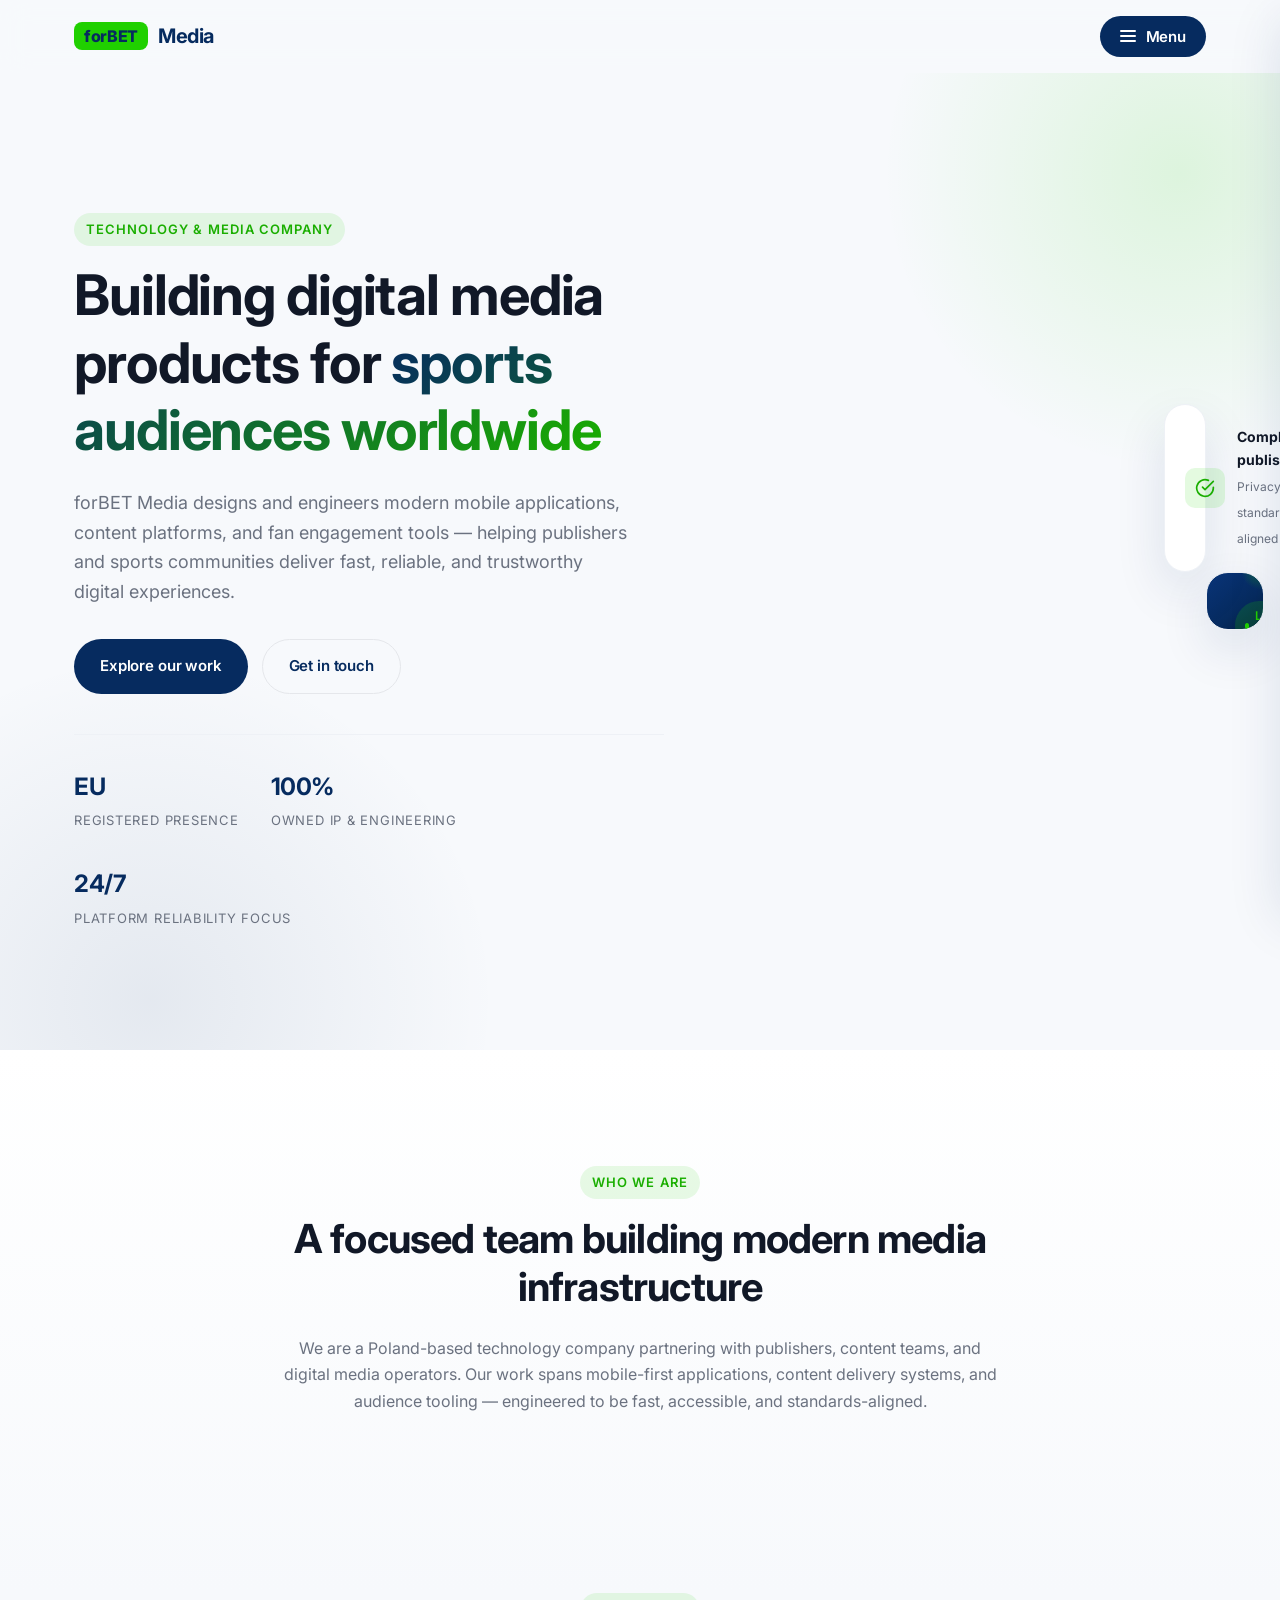
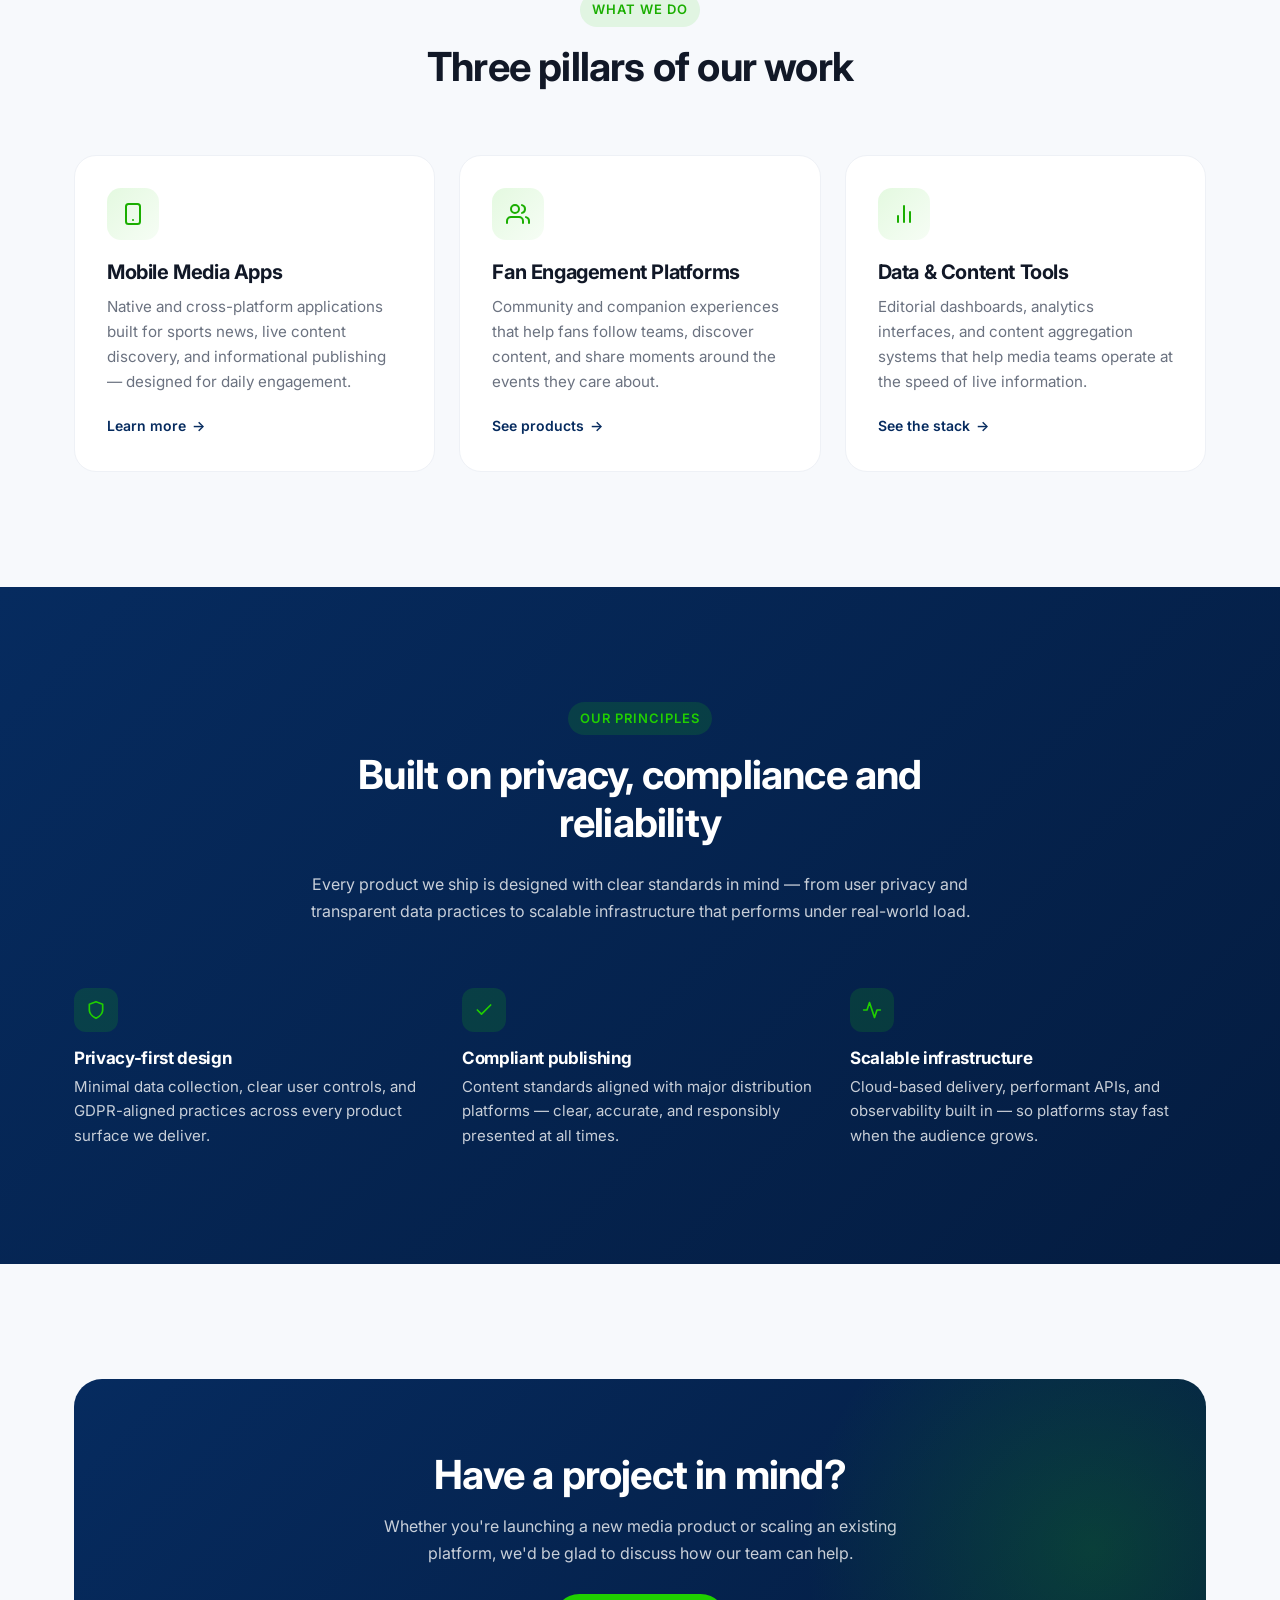
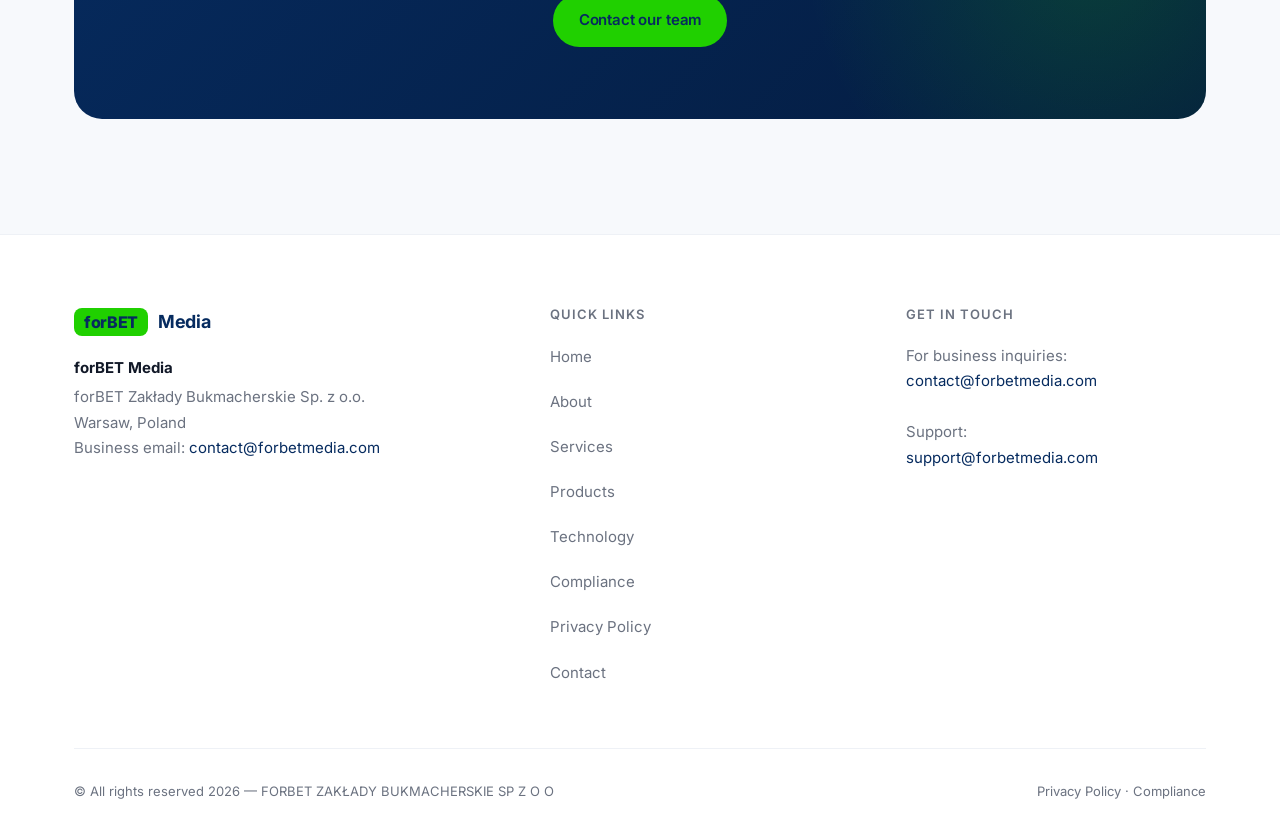
<file: index.html>
<!DOCTYPE html>
<html lang="en">
<head>
  <meta charset="UTF-8" />
  <meta name="viewport" content="width=device-width, initial-scale=1.0" />
  <title>forBET Media — Digital Media & Mobile Technology Company</title>
  <meta name="description" content="forBET Media is a Warsaw-based technology and media company building mobile applications, sports content platforms, and fan engagement tools for digital audiences." />
  <meta name="theme-color" content="#062B5F" />
  <link rel="preconnect" href="https://fonts.googleapis.com" />
  <link rel="preconnect" href="https://fonts.gstatic.com" crossorigin />
  <link href="https://fonts.googleapis.com/css2?family=Inter:wght@400;500;600;700;800&display=swap" rel="stylesheet" />
  <link rel="stylesheet" href="/assets/css/style.css" />
</head>
<body>

  <!-- Header -->
  <header class="site-header">
    <div class="container header-inner">
      <a href="/" class="logo" aria-label="forBET Media — home">
        <span class="logo-mark">for<span>BET</span></span>
        <span class="logo-text">Media</span>
      </a>
      <button class="menu-button" type="button" data-menu-open aria-expanded="false" aria-controls="primary-menu">
        <span class="bars" aria-hidden="true"><span></span><span></span><span></span></span>
        <span class="label-text">Menu</span>
      </button>
    </div>
  </header>

  <!-- Overlay Menu -->
  <div class="menu-overlay" data-menu-overlay aria-hidden="true"></div>
  <aside class="menu-panel" id="primary-menu" data-menu-panel aria-hidden="true" aria-label="Site navigation">
    <div class="menu-header">
      <span class="menu-title">Navigation</span>
      <button class="menu-close" type="button" data-menu-close aria-label="Close menu">
        <svg viewBox="0 0 24 24" fill="none" stroke="currentColor" stroke-width="2.5" stroke-linecap="round" stroke-linejoin="round"><line x1="18" y1="6" x2="6" y2="18"/><line x1="6" y1="6" x2="18" y2="18"/></svg>
      </button>
    </div>
    <nav class="menu-nav" aria-label="Primary">
      <ul>
        <li><a href="/">Home</a></li>
        <li><a href="/about/">About</a></li>
        <li><a href="/services/">Services</a></li>
        <li><a href="/products/">Products</a></li>
        <li><a href="/technology/">Technology</a></li>
        <li><a href="/compliance/">Compliance</a></li>
        <li><a href="/privacy/">Privacy Policy</a></li>
        <li><a href="/contact/">Contact</a></li>
      </ul>
    </nav>
    <div class="menu-footer">
      <strong>forBET Media</strong>
      Warsaw, Poland<br />
      <a href="mailto:contact@forbetmedia.com">contact@forbetmedia.com</a>
    </div>
  </aside>

  <main>

    <!-- Hero -->
    <section class="hero">
      <div class="container hero-inner">
        <div class="hero-content">
          <span class="eyebrow">Technology &amp; Media Company</span>
          <h1>Building digital media products for <span class="accent">sports audiences worldwide</span></h1>
          <p class="hero-lead">forBET Media designs and engineers modern mobile applications, content platforms, and fan engagement tools — helping publishers and sports communities deliver fast, reliable, and trustworthy digital experiences.</p>
          <div class="hero-actions">
            <a href="/services/" class="btn btn-primary">Explore our work</a>
            <a href="/contact/" class="btn btn-ghost">Get in touch</a>
          </div>
          <div class="hero-meta">
            <div class="hero-meta-item">
              <span class="num">EU</span>
              <span class="label">Registered presence</span>
            </div>
            <div class="hero-meta-item">
              <span class="num">100%</span>
              <span class="label">Owned IP &amp; engineering</span>
            </div>
            <div class="hero-meta-item">
              <span class="num">24/7</span>
              <span class="label">Platform reliability focus</span>
            </div>
          </div>
        </div>
        <div class="hero-visual" aria-hidden="true">
          <div class="hero-card hero-card-main">
            <span class="pill">Live publishing</span>
            <h3>Audience Dashboard</h3>
            <p>Real-time engagement signals across mobile and web</p>
            <div class="chart">
              <div class="bar" style="height:30%"></div>
              <div class="bar" style="height:55%"></div>
              <div class="bar" style="height:42%"></div>
              <div class="bar hi" style="height:78%"></div>
              <div class="bar" style="height:65%"></div>
              <div class="bar" style="height:50%"></div>
              <div class="bar hi" style="height:90%"></div>
              <div class="bar" style="height:70%"></div>
            </div>
          </div>
          <div class="hero-card hero-card-side">
            <div class="ico">
              <svg viewBox="0 0 24 24" fill="none" stroke="currentColor" stroke-width="2" stroke-linecap="round" stroke-linejoin="round"><path d="M22 11.08V12a10 10 0 1 1-5.93-9.14"/><polyline points="22 4 12 14.01 9 11.01"/></svg>
            </div>
            <div class="text">
              <strong>Compliant publishing</strong>
              <span>Privacy &amp; standards aligned</span>
            </div>
          </div>
        </div>
      </div>
    </section>

    <!-- Positioning -->
    <section class="section section--gradient">
      <div class="container">
        <div class="section-header">
          <span class="eyebrow">Who we are</span>
          <h2>A focused team building modern media infrastructure</h2>
          <p>We are a Poland-based technology company partnering with publishers, content teams, and digital media operators. Our work spans mobile-first applications, content delivery systems, and audience tooling — engineered to be fast, accessible, and standards-aligned.</p>
        </div>
      </div>
    </section>

    <!-- Feature cards -->
    <section class="section" style="padding-top:0;">
      <div class="container">
        <div class="section-header">
          <span class="eyebrow">What we do</span>
          <h2>Three pillars of our work</h2>
        </div>
        <div class="grid grid-3">
          <div class="card">
            <div class="card-icon">
              <svg viewBox="0 0 24 24" fill="none" stroke="currentColor" stroke-width="2" stroke-linecap="round" stroke-linejoin="round"><rect x="5" y="2" width="14" height="20" rx="2.5"/><line x1="12" y1="18" x2="12.01" y2="18"/></svg>
            </div>
            <h3>Mobile Media Apps</h3>
            <p>Native and cross-platform applications built for sports news, live content discovery, and informational publishing — designed for daily engagement.</p>
            <a href="/services/" class="card-link">Learn more</a>
          </div>
          <div class="card">
            <div class="card-icon">
              <svg viewBox="0 0 24 24" fill="none" stroke="currentColor" stroke-width="2" stroke-linecap="round" stroke-linejoin="round"><path d="M17 21v-2a4 4 0 0 0-4-4H5a4 4 0 0 0-4 4v2"/><circle cx="9" cy="7" r="4"/><path d="M23 21v-2a4 4 0 0 0-3-3.87"/><path d="M16 3.13a4 4 0 0 1 0 7.75"/></svg>
            </div>
            <h3>Fan Engagement Platforms</h3>
            <p>Community and companion experiences that help fans follow teams, discover content, and share moments around the events they care about.</p>
            <a href="/products/" class="card-link">See products</a>
          </div>
          <div class="card">
            <div class="card-icon">
              <svg viewBox="0 0 24 24" fill="none" stroke="currentColor" stroke-width="2" stroke-linecap="round" stroke-linejoin="round"><line x1="18" y1="20" x2="18" y2="10"/><line x1="12" y1="20" x2="12" y2="4"/><line x1="6" y1="20" x2="6" y2="14"/></svg>
            </div>
            <h3>Data &amp; Content Tools</h3>
            <p>Editorial dashboards, analytics interfaces, and content aggregation systems that help media teams operate at the speed of live information.</p>
            <a href="/technology/" class="card-link">See the stack</a>
          </div>
        </div>
      </div>
    </section>

    <!-- Trust / Principles -->
    <section class="section section--navy">
      <div class="container">
        <div class="section-header">
          <span class="eyebrow">Our principles</span>
          <h2>Built on privacy, compliance and reliability</h2>
          <p>Every product we ship is designed with clear standards in mind — from user privacy and transparent data practices to scalable infrastructure that performs under real-world load.</p>
        </div>
        <div class="feature-row">
          <div class="feature-item">
            <div class="ico">
              <svg viewBox="0 0 24 24" fill="none" stroke="currentColor" stroke-width="2" stroke-linecap="round" stroke-linejoin="round"><path d="M12 22s8-4 8-10V5l-8-3-8 3v7c0 6 8 10 8 10z"/></svg>
            </div>
            <h4>Privacy-first design</h4>
            <p>Minimal data collection, clear user controls, and GDPR-aligned practices across every product surface we deliver.</p>
          </div>
          <div class="feature-item">
            <div class="ico">
              <svg viewBox="0 0 24 24" fill="none" stroke="currentColor" stroke-width="2" stroke-linecap="round" stroke-linejoin="round"><polyline points="20 6 9 17 4 12"/></svg>
            </div>
            <h4>Compliant publishing</h4>
            <p>Content standards aligned with major distribution platforms — clear, accurate, and responsibly presented at all times.</p>
          </div>
          <div class="feature-item">
            <div class="ico">
              <svg viewBox="0 0 24 24" fill="none" stroke="currentColor" stroke-width="2" stroke-linecap="round" stroke-linejoin="round"><path d="M22 12h-4l-3 9L9 3l-3 9H2"/></svg>
            </div>
            <h4>Scalable infrastructure</h4>
            <p>Cloud-based delivery, performant APIs, and observability built in — so platforms stay fast when the audience grows.</p>
          </div>
        </div>
      </div>
    </section>

    <!-- CTA -->
    <section class="section">
      <div class="container">
        <div class="cta-banner">
          <h2>Have a project in mind?</h2>
          <p>Whether you're launching a new media product or scaling an existing platform, we'd be glad to discuss how our team can help.</p>
          <a href="/contact/" class="btn btn-accent">Contact our team</a>
        </div>
      </div>
    </section>

  </main>

  <footer class="site-footer">
    <div class="container">
      <div class="footer-grid">
        <div class="footer-col">
          <div class="footer-brand">
            <span class="logo-mark">for<span>BET</span></span>
            <span class="footer-brand-text">Media</span>
          </div>
          <p class="footer-address">
            <strong>forBET Media</strong>
            forBET Zakłady Bukmacherskie Sp. z o.o.<br />
            Warsaw, Poland<br />
            Business email: <a href="mailto:contact@forbetmedia.com">contact@forbetmedia.com</a>
          </p>
        </div>
        <div class="footer-col">
          <h4>Quick links</h4>
          <ul class="footer-links">
            <li><a href="/">Home</a></li>
            <li><a href="/about/">About</a></li>
            <li><a href="/services/">Services</a></li>
            <li><a href="/products/">Products</a></li>
            <li><a href="/technology/">Technology</a></li>
            <li><a href="/compliance/">Compliance</a></li>
            <li><a href="/privacy/">Privacy Policy</a></li>
            <li><a href="/contact/">Contact</a></li>
          </ul>
        </div>
        <div class="footer-col">
          <h4>Get in touch</h4>
          <p class="footer-address">
            For business inquiries:<br />
            <a href="mailto:contact@forbetmedia.com">contact@forbetmedia.com</a>
            <br /><br />
            Support:<br />
            <a href="mailto:support@forbetmedia.com">support@forbetmedia.com</a>
          </p>
        </div>
      </div>
      <div class="footer-bottom">
        <div>© All rights reserved 2026 — FORBET ZAKŁADY BUKMACHERSKIE SP Z O O</div>
        <div><a href="/privacy/">Privacy Policy</a> · <a href="/compliance/">Compliance</a></div>
      </div>
    </div>
  </footer>

  <script src="/assets/js/script.js"></script>
</body>
</html>
</file>
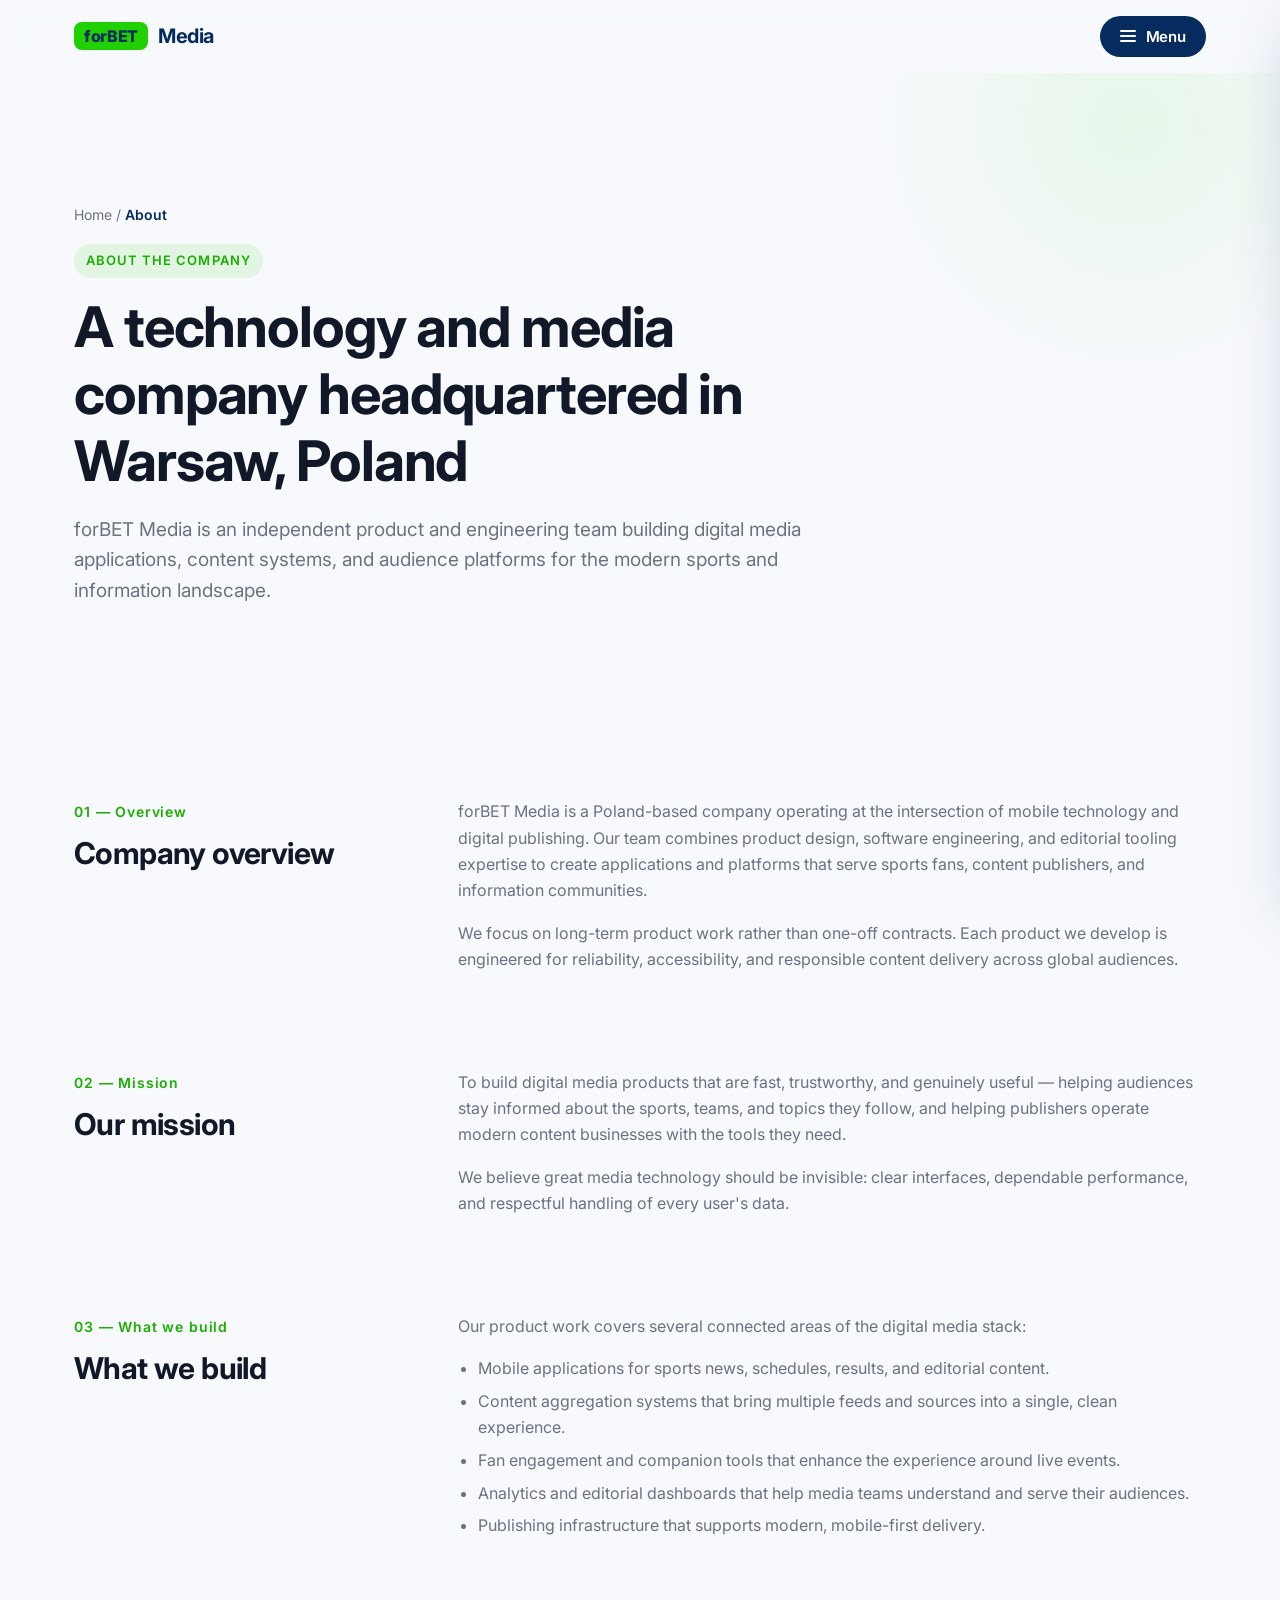
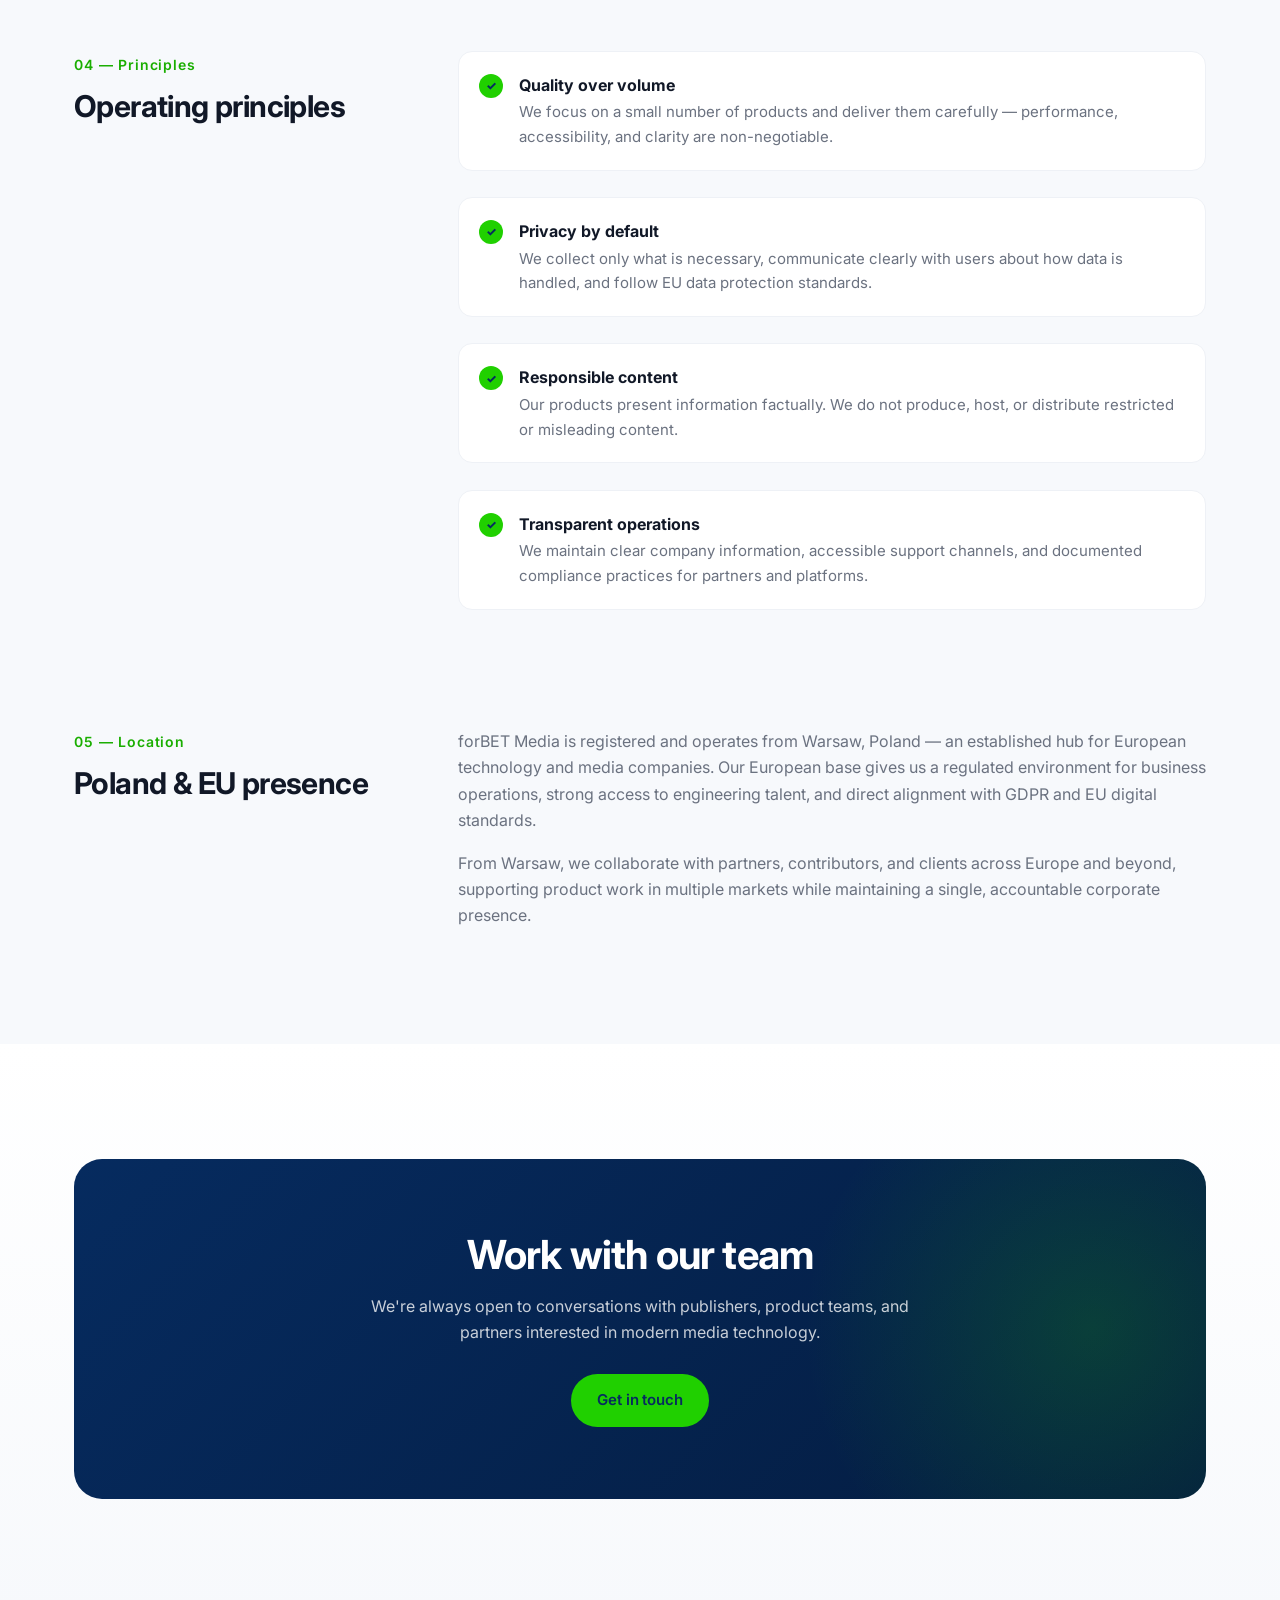
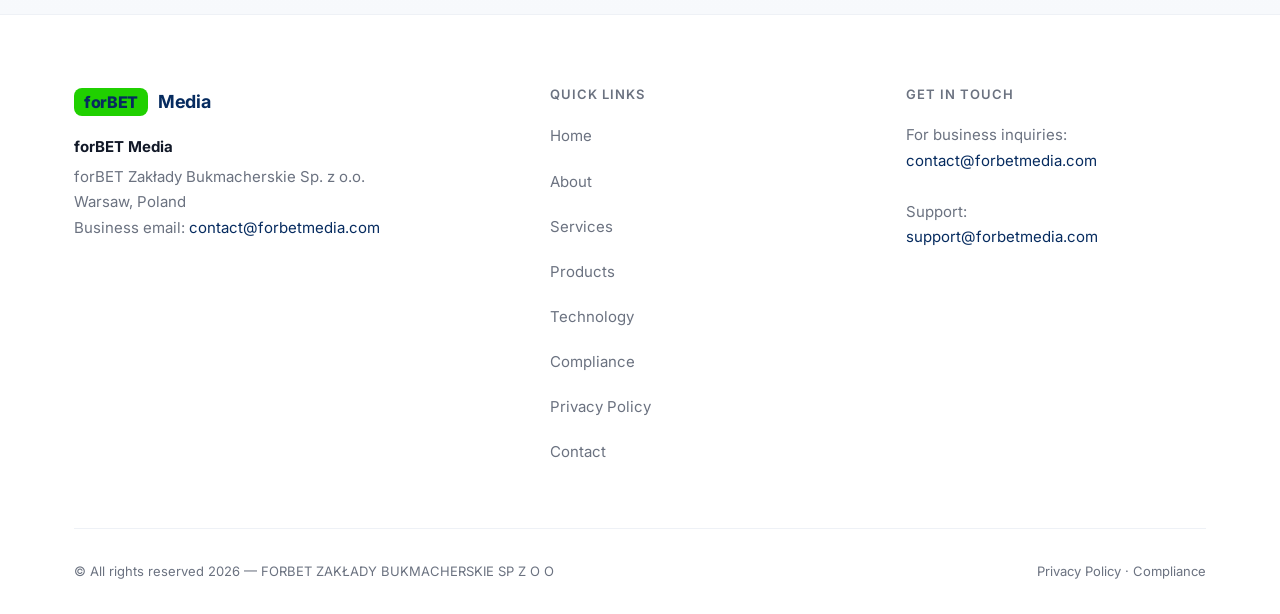
<file: about/index.html>
<!DOCTYPE html>
<html lang="en">
<head>
  <meta charset="UTF-8" />
  <meta name="viewport" content="width=device-width, initial-scale=1.0" />
  <title>About — forBET Media</title>
  <meta name="description" content="Learn about forBET Media — a Warsaw-based technology and media company focused on building modern mobile applications, digital publishing tools, and content platforms." />
  <meta name="theme-color" content="#062B5F" />
  <link rel="preconnect" href="https://fonts.googleapis.com" />
  <link rel="preconnect" href="https://fonts.gstatic.com" crossorigin />
  <link href="https://fonts.googleapis.com/css2?family=Inter:wght@400;500;600;700;800&display=swap" rel="stylesheet" />
  <link rel="stylesheet" href="/assets/css/style.css" />
</head>
<body>

  <header class="site-header">
    <div class="container header-inner">
      <a href="/" class="logo" aria-label="forBET Media — home">
        <span class="logo-mark">for<span>BET</span></span>
        <span class="logo-text">Media</span>
      </a>
      <button class="menu-button" type="button" data-menu-open aria-expanded="false" aria-controls="primary-menu">
        <span class="bars" aria-hidden="true"><span></span><span></span><span></span></span>
        <span class="label-text">Menu</span>
      </button>
    </div>
  </header>

  <div class="menu-overlay" data-menu-overlay aria-hidden="true"></div>
  <aside class="menu-panel" id="primary-menu" data-menu-panel aria-hidden="true" aria-label="Site navigation">
    <div class="menu-header">
      <span class="menu-title">Navigation</span>
      <button class="menu-close" type="button" data-menu-close aria-label="Close menu">
        <svg viewBox="0 0 24 24" fill="none" stroke="currentColor" stroke-width="2.5" stroke-linecap="round" stroke-linejoin="round"><line x1="18" y1="6" x2="6" y2="18"/><line x1="6" y1="6" x2="18" y2="18"/></svg>
      </button>
    </div>
    <nav class="menu-nav" aria-label="Primary">
      <ul>
        <li><a href="/">Home</a></li>
        <li><a href="/about/">About</a></li>
        <li><a href="/services/">Services</a></li>
        <li><a href="/products/">Products</a></li>
        <li><a href="/technology/">Technology</a></li>
        <li><a href="/compliance/">Compliance</a></li>
        <li><a href="/privacy/">Privacy Policy</a></li>
        <li><a href="/contact/">Contact</a></li>
      </ul>
    </nav>
    <div class="menu-footer">
      <strong>forBET Media</strong>
      Warsaw, Poland<br />
      <a href="mailto:contact@forbetmedia.com">contact@forbetmedia.com</a>
    </div>
  </aside>

  <main>

    <section class="page-hero">
      <div class="container">
        <div class="page-hero-content">
          <nav class="breadcrumb" aria-label="Breadcrumb"><a href="/">Home</a> / <span>About</span></nav>
          <span class="eyebrow">About the company</span>
          <h1>A technology and media company headquartered in Warsaw, Poland</h1>
          <p class="lead">forBET Media is an independent product and engineering team building digital media applications, content systems, and audience platforms for the modern sports and information landscape.</p>
        </div>
      </div>
    </section>

    <section class="section">
      <div class="container">

        <div class="content-block">
          <div class="content-block-head">
            <span class="num">01 — Overview</span>
            <h2>Company overview</h2>
          </div>
          <div class="content-block-body">
            <p>forBET Media is a Poland-based company operating at the intersection of mobile technology and digital publishing. Our team combines product design, software engineering, and editorial tooling expertise to create applications and platforms that serve sports fans, content publishers, and information communities.</p>
            <p>We focus on long-term product work rather than one-off contracts. Each product we develop is engineered for reliability, accessibility, and responsible content delivery across global audiences.</p>
          </div>
        </div>

        <div class="content-block">
          <div class="content-block-head">
            <span class="num">02 — Mission</span>
            <h2>Our mission</h2>
          </div>
          <div class="content-block-body">
            <p>To build digital media products that are fast, trustworthy, and genuinely useful — helping audiences stay informed about the sports, teams, and topics they follow, and helping publishers operate modern content businesses with the tools they need.</p>
            <p>We believe great media technology should be invisible: clear interfaces, dependable performance, and respectful handling of every user's data.</p>
          </div>
        </div>

        <div class="content-block">
          <div class="content-block-head">
            <span class="num">03 — What we build</span>
            <h2>What we build</h2>
          </div>
          <div class="content-block-body">
            <p>Our product work covers several connected areas of the digital media stack:</p>
            <ul>
              <li>Mobile applications for sports news, schedules, results, and editorial content.</li>
              <li>Content aggregation systems that bring multiple feeds and sources into a single, clean experience.</li>
              <li>Fan engagement and companion tools that enhance the experience around live events.</li>
              <li>Analytics and editorial dashboards that help media teams understand and serve their audiences.</li>
              <li>Publishing infrastructure that supports modern, mobile-first delivery.</li>
            </ul>
          </div>
        </div>

        <div class="content-block">
          <div class="content-block-head">
            <span class="num">04 — Principles</span>
            <h2>Operating principles</h2>
          </div>
          <div class="content-block-body">
            <ul class="principles">
              <li>
                <span class="check">✓</span>
                <div>
                  <strong>Quality over volume</strong>
                  <p>We focus on a small number of products and deliver them carefully — performance, accessibility, and clarity are non-negotiable.</p>
                </div>
              </li>
              <li>
                <span class="check">✓</span>
                <div>
                  <strong>Privacy by default</strong>
                  <p>We collect only what is necessary, communicate clearly with users about how data is handled, and follow EU data protection standards.</p>
                </div>
              </li>
              <li>
                <span class="check">✓</span>
                <div>
                  <strong>Responsible content</strong>
                  <p>Our products present information factually. We do not produce, host, or distribute restricted or misleading content.</p>
                </div>
              </li>
              <li>
                <span class="check">✓</span>
                <div>
                  <strong>Transparent operations</strong>
                  <p>We maintain clear company information, accessible support channels, and documented compliance practices for partners and platforms.</p>
                </div>
              </li>
            </ul>
          </div>
        </div>

        <div class="content-block">
          <div class="content-block-head">
            <span class="num">05 — Location</span>
            <h2>Poland &amp; EU presence</h2>
          </div>
          <div class="content-block-body">
            <p>forBET Media is registered and operates from Warsaw, Poland — an established hub for European technology and media companies. Our European base gives us a regulated environment for business operations, strong access to engineering talent, and direct alignment with GDPR and EU digital standards.</p>
            <p>From Warsaw, we collaborate with partners, contributors, and clients across Europe and beyond, supporting product work in multiple markets while maintaining a single, accountable corporate presence.</p>
          </div>
        </div>

      </div>
    </section>

    <section class="section section--gradient">
      <div class="container">
        <div class="cta-banner">
          <h2>Work with our team</h2>
          <p>We're always open to conversations with publishers, product teams, and partners interested in modern media technology.</p>
          <a href="/contact/" class="btn btn-accent">Get in touch</a>
        </div>
      </div>
    </section>

  </main>

  <footer class="site-footer">
    <div class="container">
      <div class="footer-grid">
        <div class="footer-col">
          <div class="footer-brand">
            <span class="logo-mark">for<span>BET</span></span>
            <span class="footer-brand-text">Media</span>
          </div>
          <p class="footer-address">
            <strong>forBET Media</strong>
            forBET Zakłady Bukmacherskie Sp. z o.o.<br />
            Warsaw, Poland<br />
            Business email: <a href="mailto:contact@forbetmedia.com">contact@forbetmedia.com</a>
          </p>
        </div>
        <div class="footer-col">
          <h4>Quick links</h4>
          <ul class="footer-links">
            <li><a href="/">Home</a></li>
            <li><a href="/about/">About</a></li>
            <li><a href="/services/">Services</a></li>
            <li><a href="/products/">Products</a></li>
            <li><a href="/technology/">Technology</a></li>
            <li><a href="/compliance/">Compliance</a></li>
            <li><a href="/privacy/">Privacy Policy</a></li>
            <li><a href="/contact/">Contact</a></li>
          </ul>
        </div>
        <div class="footer-col">
          <h4>Get in touch</h4>
          <p class="footer-address">
            For business inquiries:<br />
            <a href="mailto:contact@forbetmedia.com">contact@forbetmedia.com</a>
            <br /><br />
            Support:<br />
            <a href="mailto:support@forbetmedia.com">support@forbetmedia.com</a>
          </p>
        </div>
      </div>
      <div class="footer-bottom">
        <div>© All rights reserved 2026 — FORBET ZAKŁADY BUKMACHERSKIE SP Z O O</div>
        <div><a href="/privacy/">Privacy Policy</a> · <a href="/compliance/">Compliance</a></div>
      </div>
    </div>
  </footer>

  <script src="/assets/js/script.js"></script>
</body>
</html>
</file>
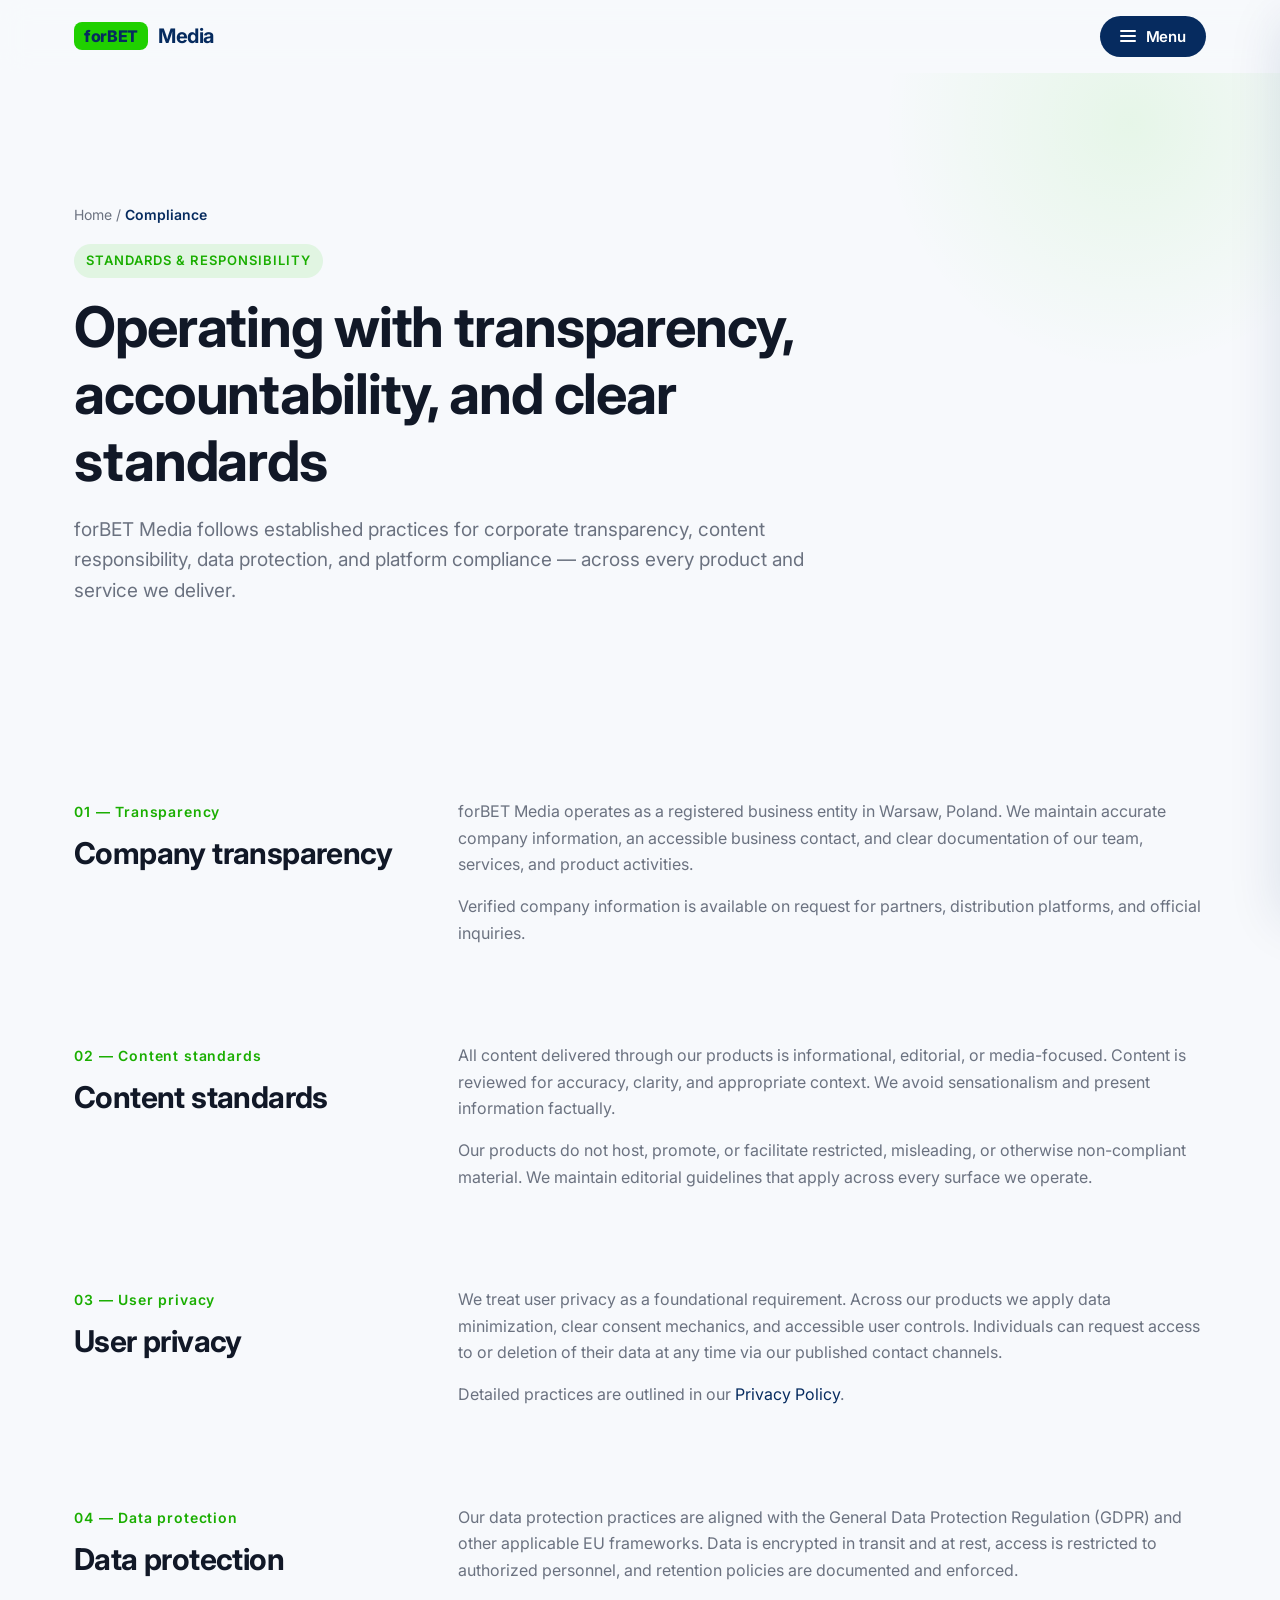
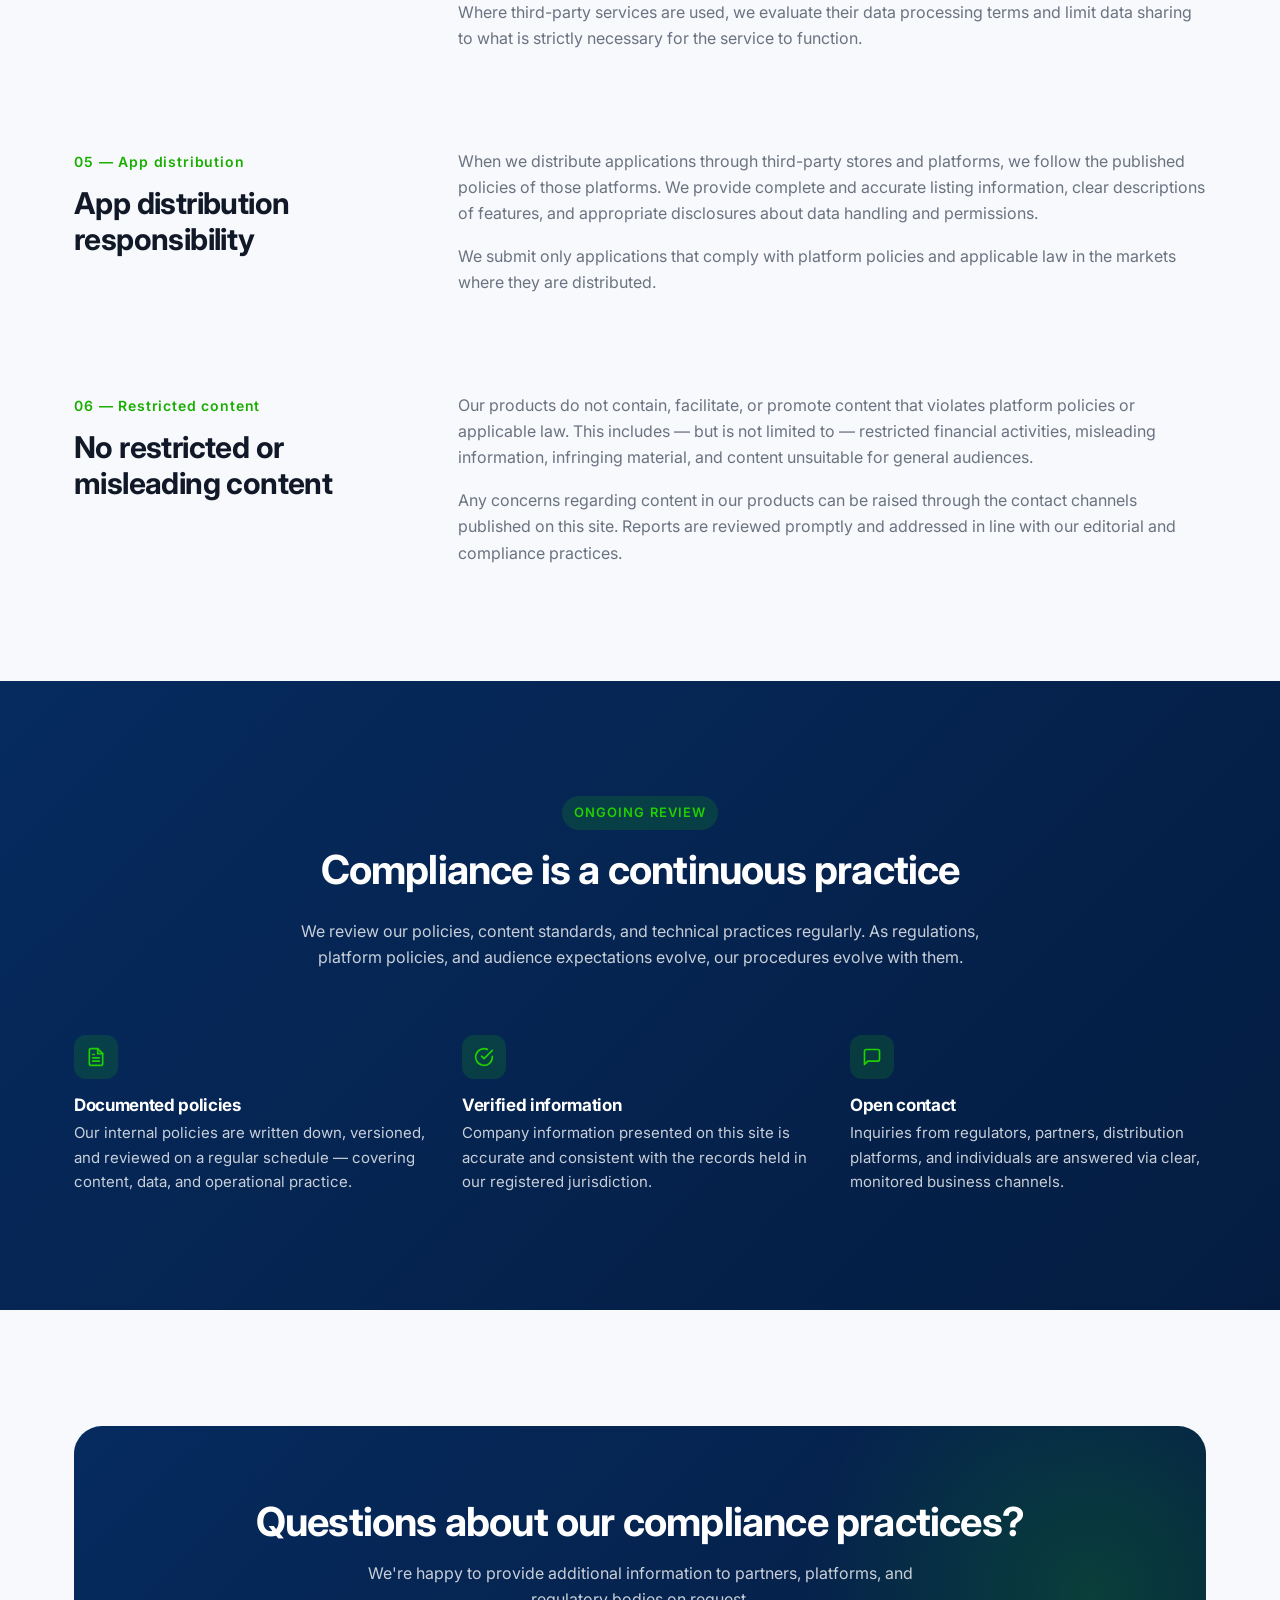
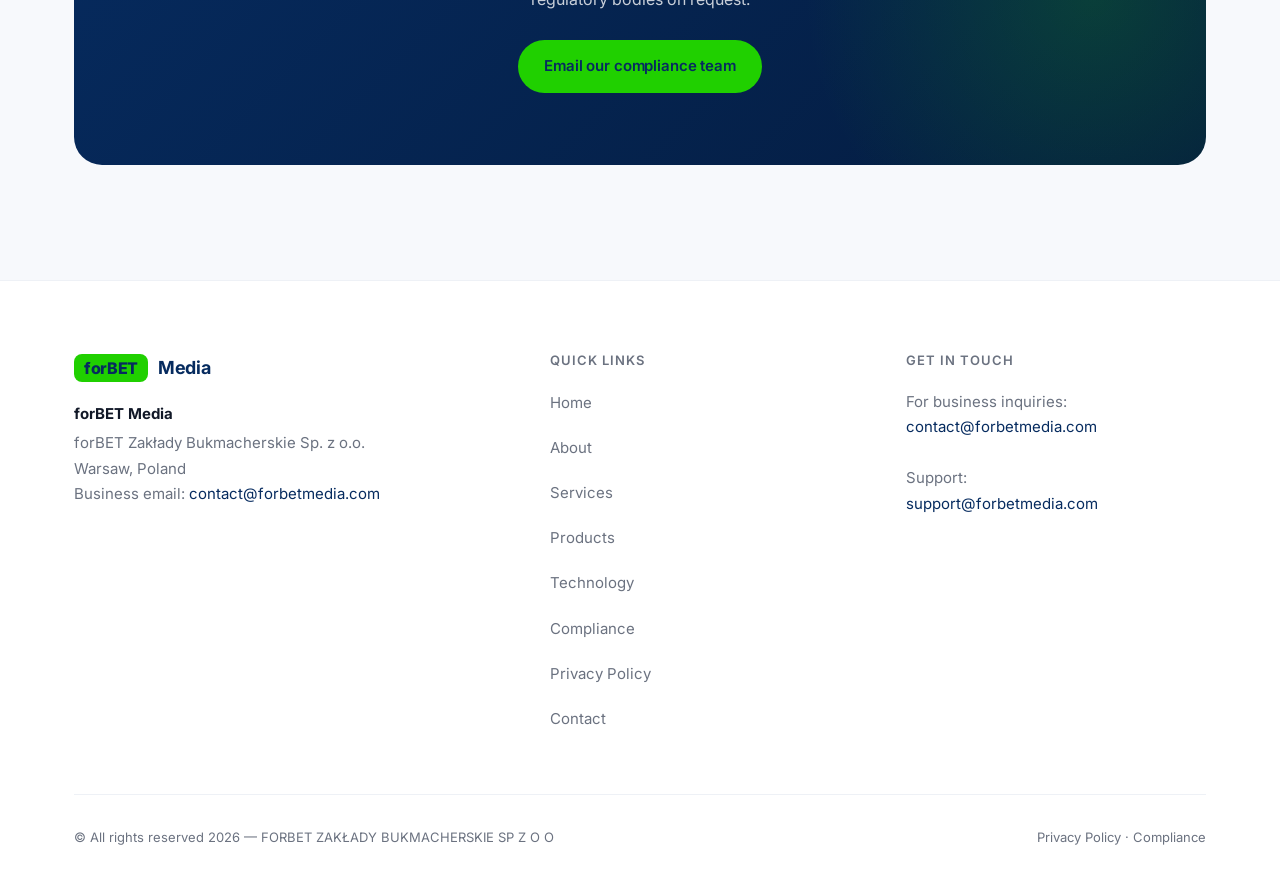
<file: compliance/index.html>
<!DOCTYPE html>
<html lang="en">
<head>
  <meta charset="UTF-8" />
  <meta name="viewport" content="width=device-width, initial-scale=1.0" />
  <title>Compliance — forBET Media</title>
  <meta name="description" content="forBET Media's compliance practices: company transparency, content standards, user privacy, data protection, app distribution responsibility, and our commitment to honest, accurate content." />
  <meta name="theme-color" content="#062B5F" />
  <link rel="preconnect" href="https://fonts.googleapis.com" />
  <link rel="preconnect" href="https://fonts.gstatic.com" crossorigin />
  <link href="https://fonts.googleapis.com/css2?family=Inter:wght@400;500;600;700;800&display=swap" rel="stylesheet" />
  <link rel="stylesheet" href="/assets/css/style.css" />
</head>
<body>

  <header class="site-header">
    <div class="container header-inner">
      <a href="/" class="logo" aria-label="forBET Media — home">
        <span class="logo-mark">for<span>BET</span></span>
        <span class="logo-text">Media</span>
      </a>
      <button class="menu-button" type="button" data-menu-open aria-expanded="false" aria-controls="primary-menu">
        <span class="bars" aria-hidden="true"><span></span><span></span><span></span></span>
        <span class="label-text">Menu</span>
      </button>
    </div>
  </header>

  <div class="menu-overlay" data-menu-overlay aria-hidden="true"></div>
  <aside class="menu-panel" id="primary-menu" data-menu-panel aria-hidden="true" aria-label="Site navigation">
    <div class="menu-header">
      <span class="menu-title">Navigation</span>
      <button class="menu-close" type="button" data-menu-close aria-label="Close menu">
        <svg viewBox="0 0 24 24" fill="none" stroke="currentColor" stroke-width="2.5" stroke-linecap="round" stroke-linejoin="round"><line x1="18" y1="6" x2="6" y2="18"/><line x1="6" y1="6" x2="18" y2="18"/></svg>
      </button>
    </div>
    <nav class="menu-nav" aria-label="Primary">
      <ul>
        <li><a href="/">Home</a></li>
        <li><a href="/about/">About</a></li>
        <li><a href="/services/">Services</a></li>
        <li><a href="/products/">Products</a></li>
        <li><a href="/technology/">Technology</a></li>
        <li><a href="/compliance/">Compliance</a></li>
        <li><a href="/privacy/">Privacy Policy</a></li>
        <li><a href="/contact/">Contact</a></li>
      </ul>
    </nav>
    <div class="menu-footer">
      <strong>forBET Media</strong>
      Warsaw, Poland<br />
      <a href="mailto:contact@forbetmedia.com">contact@forbetmedia.com</a>
    </div>
  </aside>

  <main>

    <section class="page-hero">
      <div class="container">
        <div class="page-hero-content">
          <nav class="breadcrumb" aria-label="Breadcrumb"><a href="/">Home</a> / <span>Compliance</span></nav>
          <span class="eyebrow">Standards &amp; responsibility</span>
          <h1>Operating with transparency, accountability, and clear standards</h1>
          <p class="lead">forBET Media follows established practices for corporate transparency, content responsibility, data protection, and platform compliance — across every product and service we deliver.</p>
        </div>
      </div>
    </section>

    <section class="section">
      <div class="container">

        <div class="content-block">
          <div class="content-block-head">
            <span class="num">01 — Transparency</span>
            <h2>Company transparency</h2>
          </div>
          <div class="content-block-body">
            <p>forBET Media operates as a registered business entity in Warsaw, Poland. We maintain accurate company information, an accessible business contact, and clear documentation of our team, services, and product activities.</p>
            <p>Verified company information is available on request for partners, distribution platforms, and official inquiries.</p>
          </div>
        </div>

        <div class="content-block">
          <div class="content-block-head">
            <span class="num">02 — Content standards</span>
            <h2>Content standards</h2>
          </div>
          <div class="content-block-body">
            <p>All content delivered through our products is informational, editorial, or media-focused. Content is reviewed for accuracy, clarity, and appropriate context. We avoid sensationalism and present information factually.</p>
            <p>Our products do not host, promote, or facilitate restricted, misleading, or otherwise non-compliant material. We maintain editorial guidelines that apply across every surface we operate.</p>
          </div>
        </div>

        <div class="content-block">
          <div class="content-block-head">
            <span class="num">03 — User privacy</span>
            <h2>User privacy</h2>
          </div>
          <div class="content-block-body">
            <p>We treat user privacy as a foundational requirement. Across our products we apply data minimization, clear consent mechanics, and accessible user controls. Individuals can request access to or deletion of their data at any time via our published contact channels.</p>
            <p>Detailed practices are outlined in our <a href="/privacy/">Privacy Policy</a>.</p>
          </div>
        </div>

        <div class="content-block">
          <div class="content-block-head">
            <span class="num">04 — Data protection</span>
            <h2>Data protection</h2>
          </div>
          <div class="content-block-body">
            <p>Our data protection practices are aligned with the General Data Protection Regulation (GDPR) and other applicable EU frameworks. Data is encrypted in transit and at rest, access is restricted to authorized personnel, and retention policies are documented and enforced.</p>
            <p>Where third-party services are used, we evaluate their data processing terms and limit data sharing to what is strictly necessary for the service to function.</p>
          </div>
        </div>

        <div class="content-block">
          <div class="content-block-head">
            <span class="num">05 — App distribution</span>
            <h2>App distribution responsibility</h2>
          </div>
          <div class="content-block-body">
            <p>When we distribute applications through third-party stores and platforms, we follow the published policies of those platforms. We provide complete and accurate listing information, clear descriptions of features, and appropriate disclosures about data handling and permissions.</p>
            <p>We submit only applications that comply with platform policies and applicable law in the markets where they are distributed.</p>
          </div>
        </div>

        <div class="content-block">
          <div class="content-block-head">
            <span class="num">06 — Restricted content</span>
            <h2>No restricted or misleading content</h2>
          </div>
          <div class="content-block-body">
            <p>Our products do not contain, facilitate, or promote content that violates platform policies or applicable law. This includes — but is not limited to — restricted financial activities, misleading information, infringing material, and content unsuitable for general audiences.</p>
            <p>Any concerns regarding content in our products can be raised through the contact channels published on this site. Reports are reviewed promptly and addressed in line with our editorial and compliance practices.</p>
          </div>
        </div>

      </div>
    </section>

    <section class="section section--navy">
      <div class="container">
        <div class="section-header">
          <span class="eyebrow">Ongoing review</span>
          <h2>Compliance is a continuous practice</h2>
          <p>We review our policies, content standards, and technical practices regularly. As regulations, platform policies, and audience expectations evolve, our procedures evolve with them.</p>
        </div>
        <div class="feature-row">
          <div class="feature-item">
            <div class="ico">
              <svg viewBox="0 0 24 24" fill="none" stroke="currentColor" stroke-width="2" stroke-linecap="round" stroke-linejoin="round"><path d="M14 2H6a2 2 0 0 0-2 2v16a2 2 0 0 0 2 2h12a2 2 0 0 0 2-2V8z"/><polyline points="14 2 14 8 20 8"/><line x1="16" y1="13" x2="8" y2="13"/><line x1="16" y1="17" x2="8" y2="17"/><polyline points="10 9 9 9 8 9"/></svg>
            </div>
            <h4>Documented policies</h4>
            <p>Our internal policies are written down, versioned, and reviewed on a regular schedule — covering content, data, and operational practice.</p>
          </div>
          <div class="feature-item">
            <div class="ico">
              <svg viewBox="0 0 24 24" fill="none" stroke="currentColor" stroke-width="2" stroke-linecap="round" stroke-linejoin="round"><path d="M22 11.08V12a10 10 0 1 1-5.93-9.14"/><polyline points="22 4 12 14.01 9 11.01"/></svg>
            </div>
            <h4>Verified information</h4>
            <p>Company information presented on this site is accurate and consistent with the records held in our registered jurisdiction.</p>
          </div>
          <div class="feature-item">
            <div class="ico">
              <svg viewBox="0 0 24 24" fill="none" stroke="currentColor" stroke-width="2" stroke-linecap="round" stroke-linejoin="round"><path d="M21 15a2 2 0 0 1-2 2H7l-4 4V5a2 2 0 0 1 2-2h14a2 2 0 0 1 2 2z"/></svg>
            </div>
            <h4>Open contact</h4>
            <p>Inquiries from regulators, partners, distribution platforms, and individuals are answered via clear, monitored business channels.</p>
          </div>
        </div>
      </div>
    </section>

    <section class="section">
      <div class="container">
        <div class="cta-banner">
          <h2>Questions about our compliance practices?</h2>
          <p>We're happy to provide additional information to partners, platforms, and regulatory bodies on request.</p>
          <a href="mailto:contact@forbetmedia.com" class="btn btn-accent">Email our compliance team</a>
        </div>
      </div>
    </section>

  </main>

  <footer class="site-footer">
    <div class="container">
      <div class="footer-grid">
        <div class="footer-col">
          <div class="footer-brand">
            <span class="logo-mark">for<span>BET</span></span>
            <span class="footer-brand-text">Media</span>
          </div>
          <p class="footer-address">
            <strong>forBET Media</strong>
            forBET Zakłady Bukmacherskie Sp. z o.o.<br />
            Warsaw, Poland<br />
            Business email: <a href="mailto:contact@forbetmedia.com">contact@forbetmedia.com</a>
          </p>
        </div>
        <div class="footer-col">
          <h4>Quick links</h4>
          <ul class="footer-links">
            <li><a href="/">Home</a></li>
            <li><a href="/about/">About</a></li>
            <li><a href="/services/">Services</a></li>
            <li><a href="/products/">Products</a></li>
            <li><a href="/technology/">Technology</a></li>
            <li><a href="/compliance/">Compliance</a></li>
            <li><a href="/privacy/">Privacy Policy</a></li>
            <li><a href="/contact/">Contact</a></li>
          </ul>
        </div>
        <div class="footer-col">
          <h4>Get in touch</h4>
          <p class="footer-address">
            For business inquiries:<br />
            <a href="mailto:contact@forbetmedia.com">contact@forbetmedia.com</a>
            <br /><br />
            Support:<br />
            <a href="mailto:support@forbetmedia.com">support@forbetmedia.com</a>
          </p>
        </div>
      </div>
      <div class="footer-bottom">
        <div>© All rights reserved 2026 — FORBET ZAKŁADY BUKMACHERSKIE SP Z O O</div>
        <div><a href="/privacy/">Privacy Policy</a> · <a href="/compliance/">Compliance</a></div>
      </div>
    </div>
  </footer>

  <script src="/assets/js/script.js"></script>
</body>
</html>
</file>
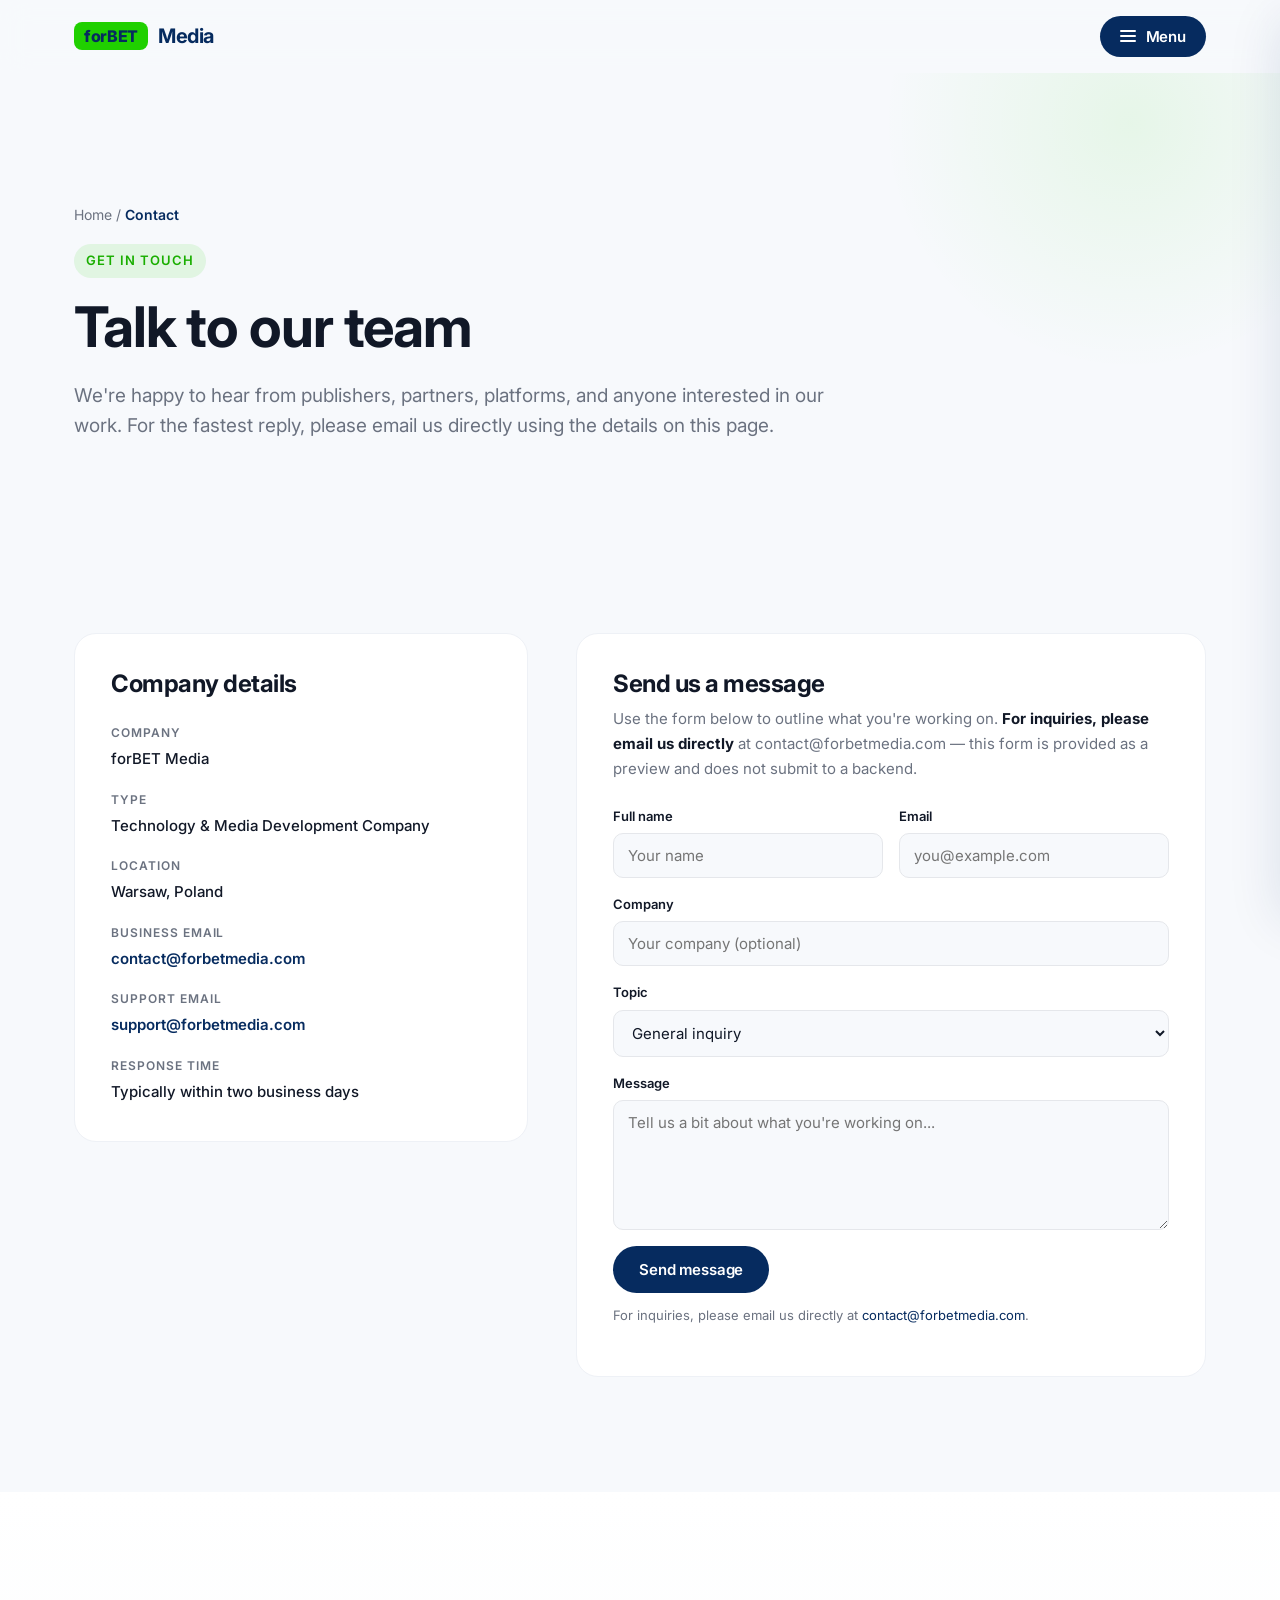
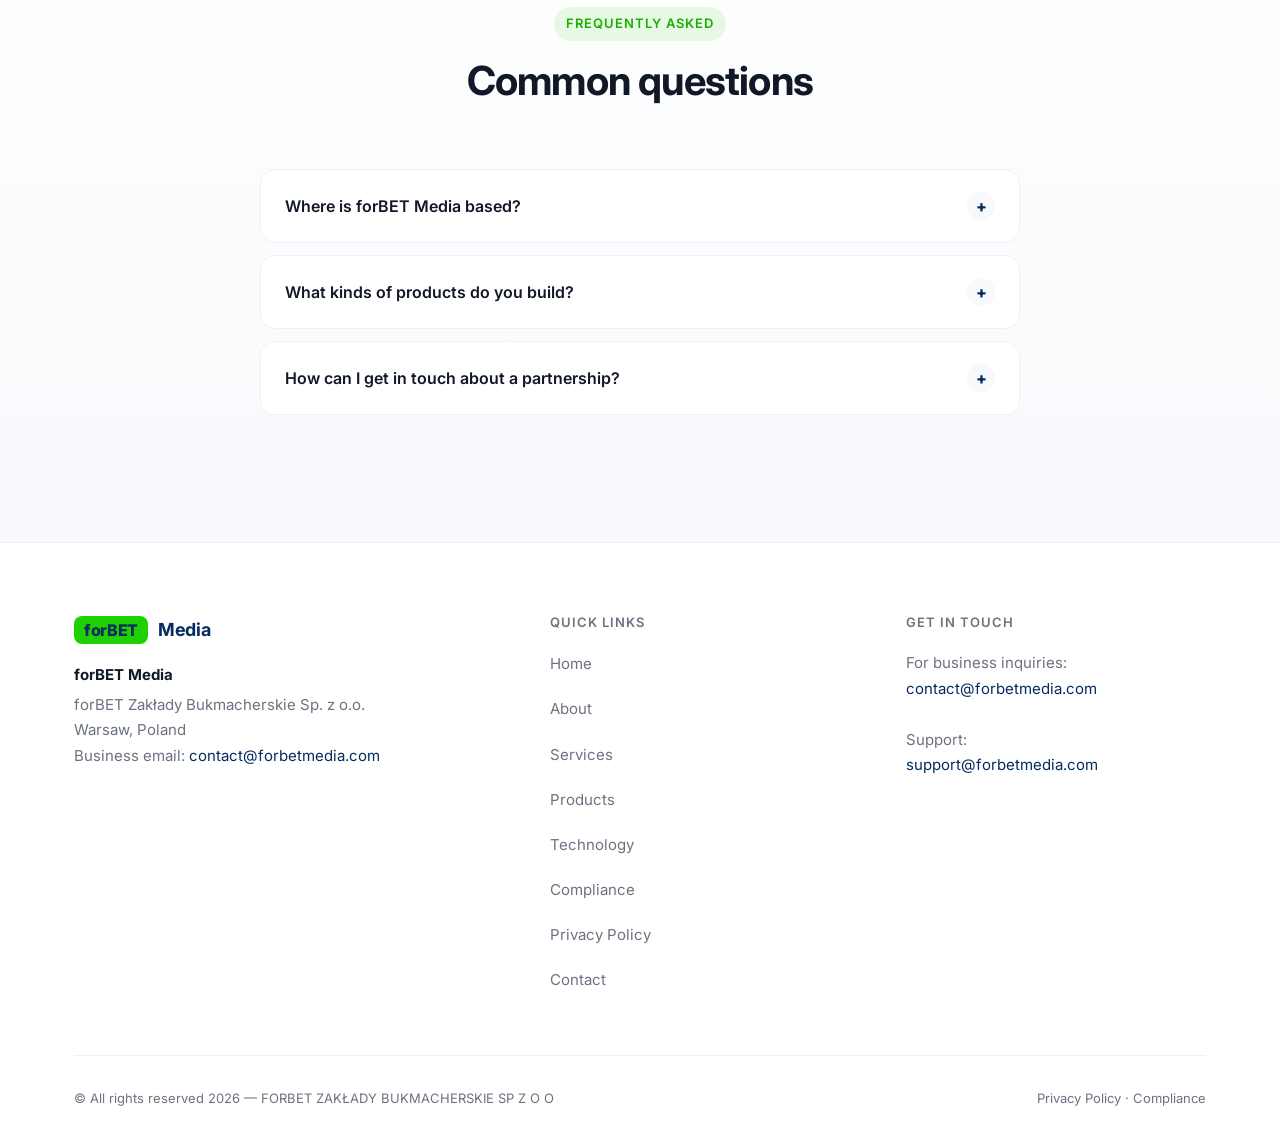
<file: contact/index.html>
<!DOCTYPE html>
<html lang="en">
<head>
  <meta charset="UTF-8" />
  <meta name="viewport" content="width=device-width, initial-scale=1.0" />
  <title>Contact — forBET Media</title>
  <meta name="description" content="Contact forBET Media — a Warsaw-based technology and media company. Email us at contact@forbetmedia.com for business inquiries, partnerships, and general questions." />
  <meta name="theme-color" content="#062B5F" />
  <link rel="preconnect" href="https://fonts.googleapis.com" />
  <link rel="preconnect" href="https://fonts.gstatic.com" crossorigin />
  <link href="https://fonts.googleapis.com/css2?family=Inter:wght@400;500;600;700;800&display=swap" rel="stylesheet" />
  <link rel="stylesheet" href="/assets/css/style.css" />
</head>
<body>

  <header class="site-header">
    <div class="container header-inner">
      <a href="/" class="logo" aria-label="forBET Media — home">
        <span class="logo-mark">for<span>BET</span></span>
        <span class="logo-text">Media</span>
      </a>
      <button class="menu-button" type="button" data-menu-open aria-expanded="false" aria-controls="primary-menu">
        <span class="bars" aria-hidden="true"><span></span><span></span><span></span></span>
        <span class="label-text">Menu</span>
      </button>
    </div>
  </header>

  <div class="menu-overlay" data-menu-overlay aria-hidden="true"></div>
  <aside class="menu-panel" id="primary-menu" data-menu-panel aria-hidden="true" aria-label="Site navigation">
    <div class="menu-header">
      <span class="menu-title">Navigation</span>
      <button class="menu-close" type="button" data-menu-close aria-label="Close menu">
        <svg viewBox="0 0 24 24" fill="none" stroke="currentColor" stroke-width="2.5" stroke-linecap="round" stroke-linejoin="round"><line x1="18" y1="6" x2="6" y2="18"/><line x1="6" y1="6" x2="18" y2="18"/></svg>
      </button>
    </div>
    <nav class="menu-nav" aria-label="Primary">
      <ul>
        <li><a href="/">Home</a></li>
        <li><a href="/about/">About</a></li>
        <li><a href="/services/">Services</a></li>
        <li><a href="/products/">Products</a></li>
        <li><a href="/technology/">Technology</a></li>
        <li><a href="/compliance/">Compliance</a></li>
        <li><a href="/privacy/">Privacy Policy</a></li>
        <li><a href="/contact/">Contact</a></li>
      </ul>
    </nav>
    <div class="menu-footer">
      <strong>forBET Media</strong>
      Warsaw, Poland<br />
      <a href="mailto:contact@forbetmedia.com">contact@forbetmedia.com</a>
    </div>
  </aside>

  <main>

    <section class="page-hero">
      <div class="container">
        <div class="page-hero-content">
          <nav class="breadcrumb" aria-label="Breadcrumb"><a href="/">Home</a> / <span>Contact</span></nav>
          <span class="eyebrow">Get in touch</span>
          <h1>Talk to our team</h1>
          <p class="lead">We're happy to hear from publishers, partners, platforms, and anyone interested in our work. For the fastest reply, please email us directly using the details on this page.</p>
        </div>
      </div>
    </section>

    <section class="section">
      <div class="container">
        <div class="contact-grid">

          <aside class="contact-info">
            <h3>Company details</h3>
            <dl>
              <div>
                <dt>Company</dt>
                <dd>forBET Media</dd>
              </div>
              <div>
                <dt>Type</dt>
                <dd>Technology &amp; Media Development Company</dd>
              </div>
              <div>
                <dt>Location</dt>
                <dd>Warsaw, Poland</dd>
              </div>
              <div>
                <dt>Business email</dt>
                <dd><a href="mailto:contact@forbetmedia.com">contact@forbetmedia.com</a></dd>
              </div>
              <div>
                <dt>Support email</dt>
                <dd><a href="mailto:support@forbetmedia.com">support@forbetmedia.com</a></dd>
              </div>
              <div>
                <dt>Response time</dt>
                <dd>Typically within two business days</dd>
              </div>
            </dl>
          </aside>

          <div class="contact-form-wrap">
            <h3>Send us a message</h3>
            <p class="form-intro">Use the form below to outline what you're working on. <strong>For inquiries, please email us directly</strong> at contact@forbetmedia.com — this form is provided as a preview and does not submit to a backend.</p>

            <form data-contact-form novalidate>
              <div class="form-row two">
                <div class="form-field">
                  <label for="cf-name">Full name</label>
                  <input type="text" id="cf-name" name="name" placeholder="Your name" autocomplete="name" />
                </div>
                <div class="form-field">
                  <label for="cf-email">Email</label>
                  <input type="email" id="cf-email" name="email" placeholder="you@example.com" autocomplete="email" />
                </div>
              </div>
              <div class="form-row">
                <div class="form-field">
                  <label for="cf-company">Company</label>
                  <input type="text" id="cf-company" name="company" placeholder="Your company (optional)" autocomplete="organization" />
                </div>
              </div>
              <div class="form-row">
                <div class="form-field">
                  <label for="cf-topic">Topic</label>
                  <select id="cf-topic" name="topic">
                    <option value="general">General inquiry</option>
                    <option value="partnership">Partnership opportunity</option>
                    <option value="press">Press &amp; media</option>
                    <option value="careers">Careers</option>
                    <option value="compliance">Compliance inquiry</option>
                  </select>
                </div>
              </div>
              <div class="form-row">
                <div class="form-field">
                  <label for="cf-message">Message</label>
                  <textarea id="cf-message" name="message" placeholder="Tell us a bit about what you're working on..."></textarea>
                </div>
              </div>
              <button type="submit" class="btn btn-primary">Send message</button>
              <p class="form-note" data-form-notice>For inquiries, please email us directly at <a href="mailto:contact@forbetmedia.com">contact@forbetmedia.com</a>.</p>
            </form>
          </div>

        </div>
      </div>
    </section>

    <section class="section section--gradient">
      <div class="container">
        <div class="section-header">
          <span class="eyebrow">Frequently asked</span>
          <h2>Common questions</h2>
        </div>
        <div class="faq">

          <div class="faq-item" data-faq-item>
            <button class="faq-q" type="button" data-faq-trigger aria-expanded="false">
              <span>Where is forBET Media based?</span>
              <span class="plus" aria-hidden="true">+</span>
            </button>
            <div class="faq-a" data-faq-answer>
              <div class="faq-a-inner">
                <p>forBET Media is a registered company headquartered in Warsaw, Poland. We operate from the European Union and serve partners and audiences across multiple markets.</p>
              </div>
            </div>
          </div>

          <div class="faq-item" data-faq-item>
            <button class="faq-q" type="button" data-faq-trigger aria-expanded="false">
              <span>What kinds of products do you build?</span>
              <span class="plus" aria-hidden="true">+</span>
            </button>
            <div class="faq-a" data-faq-answer>
              <div class="faq-a-inner">
                <p>We design and develop digital media products focused on informational content for sports audiences — including mobile applications, content hubs, editorial dashboards, and publishing tools. All of our products are media-focused and informational in nature.</p>
              </div>
            </div>
          </div>

          <div class="faq-item" data-faq-item>
            <button class="faq-q" type="button" data-faq-trigger aria-expanded="false">
              <span>How can I get in touch about a partnership?</span>
              <span class="plus" aria-hidden="true">+</span>
            </button>
            <div class="faq-a" data-faq-answer>
              <div class="faq-a-inner">
                <p>The best way to reach us is by emailing <a href="mailto:contact@forbetmedia.com">contact@forbetmedia.com</a> with a short description of your project, organization, and what you'd like to explore together. We typically reply within two business days.</p>
              </div>
            </div>
          </div>

        </div>
      </div>
    </section>

  </main>

  <footer class="site-footer">
    <div class="container">
      <div class="footer-grid">
        <div class="footer-col">
          <div class="footer-brand">
            <span class="logo-mark">for<span>BET</span></span>
            <span class="footer-brand-text">Media</span>
          </div>
          <p class="footer-address">
            <strong>forBET Media</strong>
            forBET Zakłady Bukmacherskie Sp. z o.o.<br />
            Warsaw, Poland<br />
            Business email: <a href="mailto:contact@forbetmedia.com">contact@forbetmedia.com</a>
          </p>
        </div>
        <div class="footer-col">
          <h4>Quick links</h4>
          <ul class="footer-links">
            <li><a href="/">Home</a></li>
            <li><a href="/about/">About</a></li>
            <li><a href="/services/">Services</a></li>
            <li><a href="/products/">Products</a></li>
            <li><a href="/technology/">Technology</a></li>
            <li><a href="/compliance/">Compliance</a></li>
            <li><a href="/privacy/">Privacy Policy</a></li>
            <li><a href="/contact/">Contact</a></li>
          </ul>
        </div>
        <div class="footer-col">
          <h4>Get in touch</h4>
          <p class="footer-address">
            For business inquiries:<br />
            <a href="mailto:contact@forbetmedia.com">contact@forbetmedia.com</a>
            <br /><br />
            Support:<br />
            <a href="mailto:support@forbetmedia.com">support@forbetmedia.com</a>
          </p>
        </div>
      </div>
      <div class="footer-bottom">
        <div>© All rights reserved 2026 — FORBET ZAKŁADY BUKMACHERSKIE SP Z O O</div>
        <div><a href="/privacy/">Privacy Policy</a> · <a href="/compliance/">Compliance</a></div>
      </div>
    </div>
  </footer>

  <script src="/assets/js/script.js"></script>
</body>
</html>
</file>
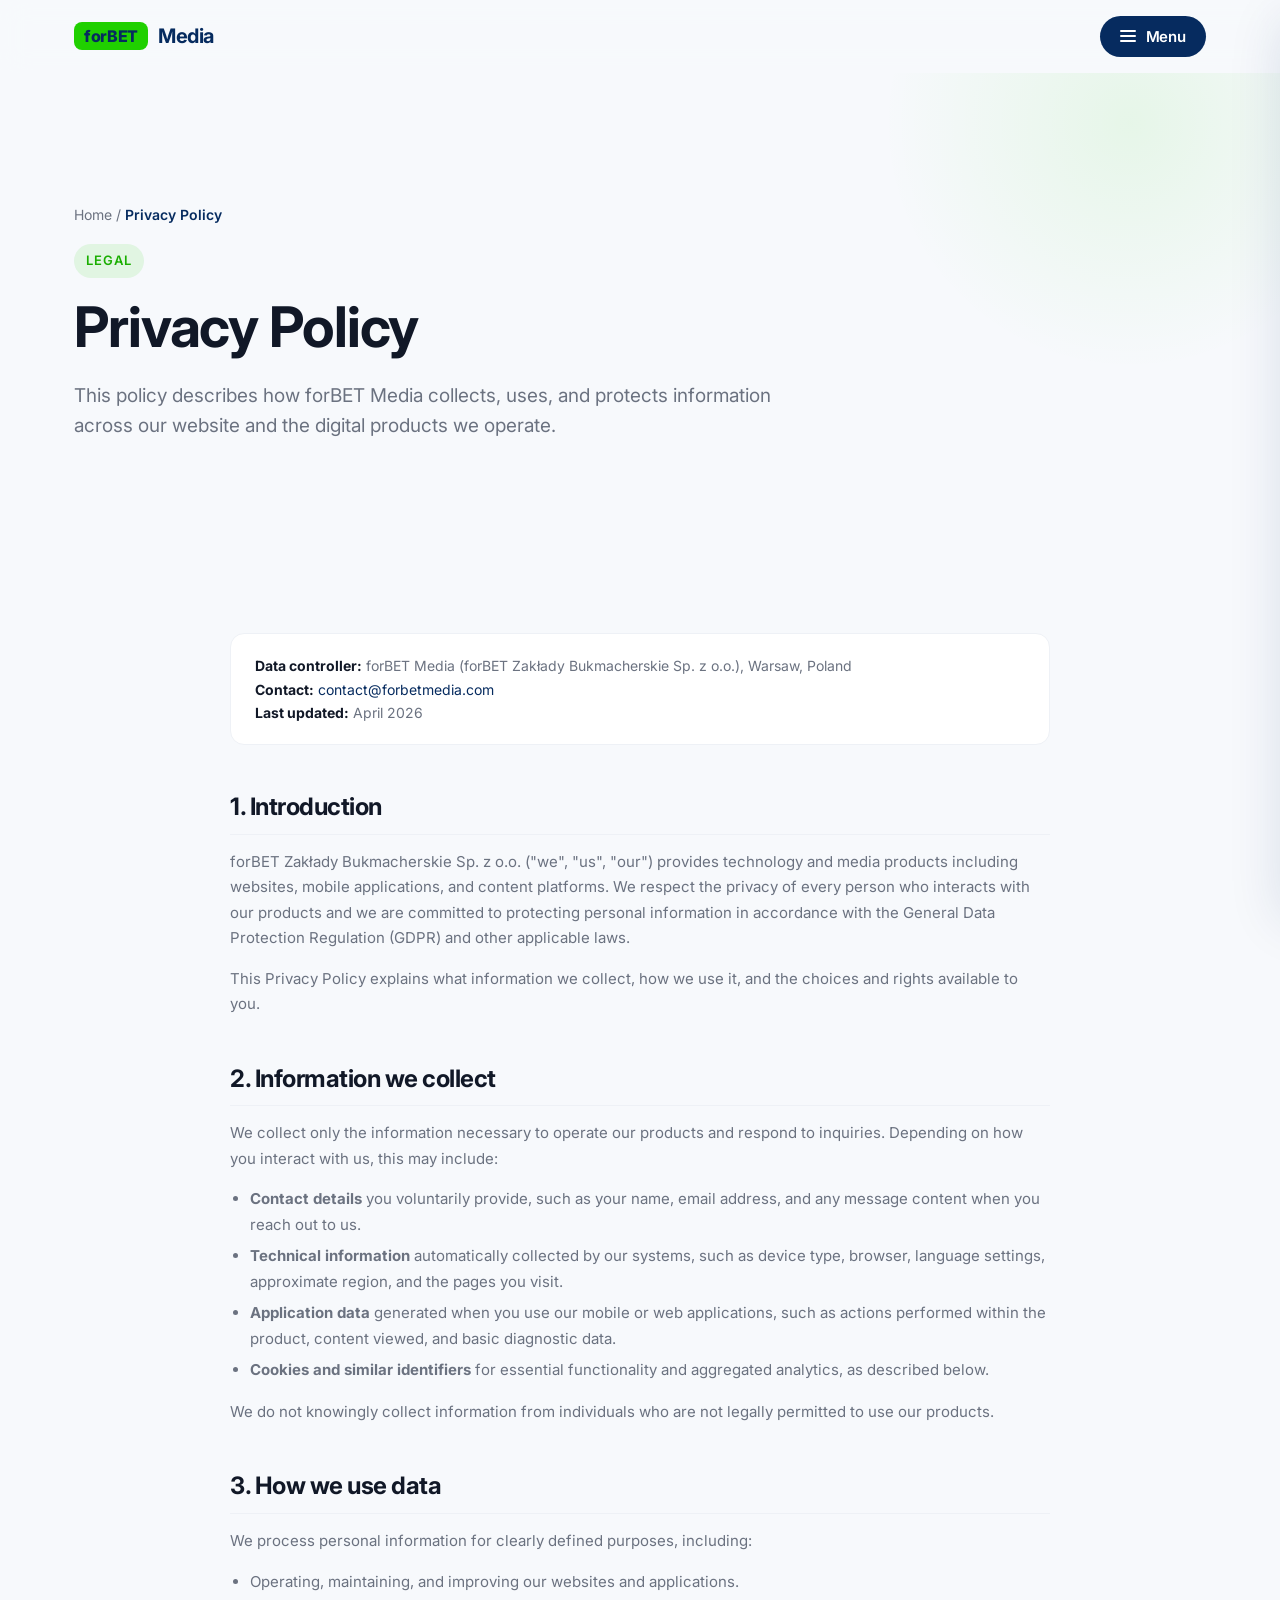
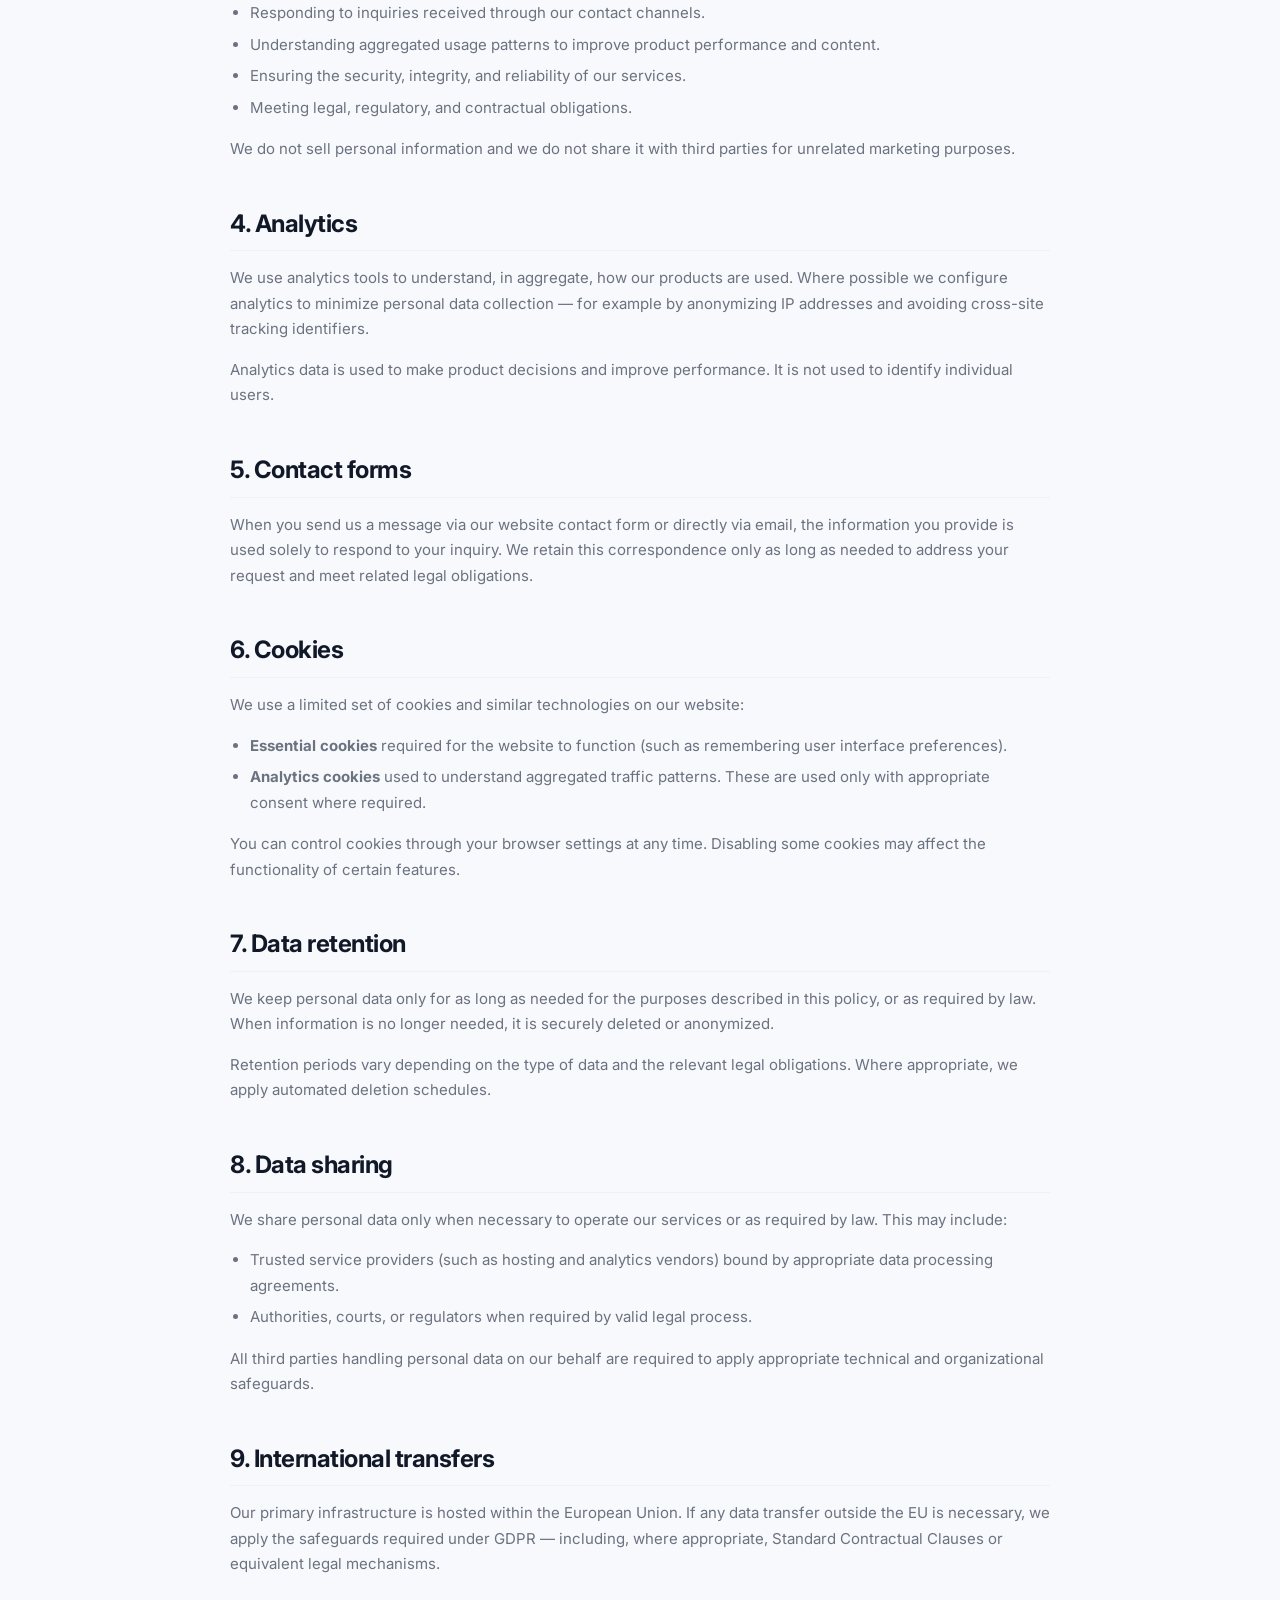
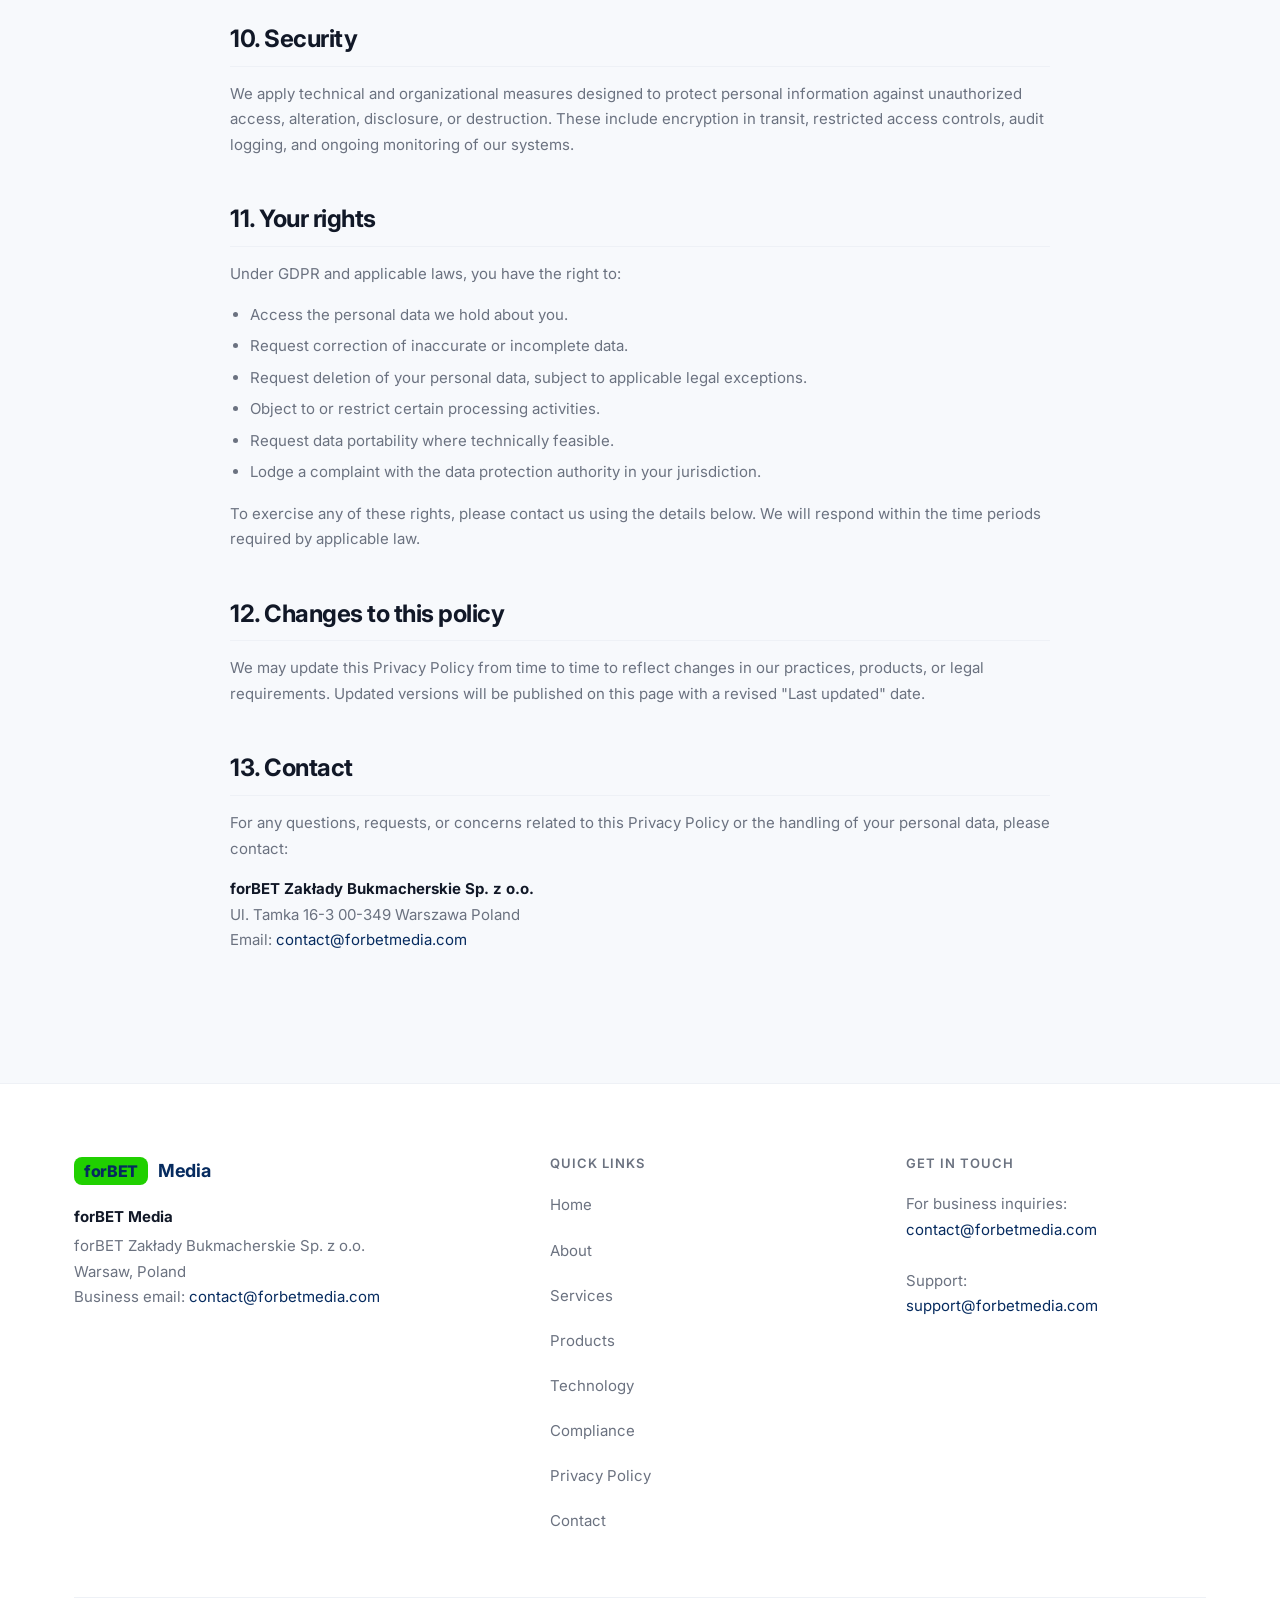
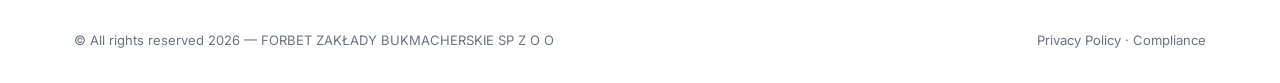
<file: privacy/index.html>
<!DOCTYPE html>
<html lang="en">
<head>
  <meta charset="UTF-8" />
  <meta name="viewport" content="width=device-width, initial-scale=1.0" />
  <title>Privacy Policy — forBET Media</title>
  <meta name="description" content="forBET Media Privacy Policy: how we collect, use, and protect personal information across our website and applications, in alignment with GDPR and EU data protection standards." />
  <meta name="theme-color" content="#062B5F" />
  <link rel="preconnect" href="https://fonts.googleapis.com" />
  <link rel="preconnect" href="https://fonts.gstatic.com" crossorigin />
  <link href="https://fonts.googleapis.com/css2?family=Inter:wght@400;500;600;700;800&display=swap" rel="stylesheet" />
  <link rel="stylesheet" href="/assets/css/style.css" />
</head>
<body>

  <header class="site-header">
    <div class="container header-inner">
      <a href="/" class="logo" aria-label="forBET Media — home">
        <span class="logo-mark">for<span>BET</span></span>
        <span class="logo-text">Media</span>
      </a>
      <button class="menu-button" type="button" data-menu-open aria-expanded="false" aria-controls="primary-menu">
        <span class="bars" aria-hidden="true"><span></span><span></span><span></span></span>
        <span class="label-text">Menu</span>
      </button>
    </div>
  </header>

  <div class="menu-overlay" data-menu-overlay aria-hidden="true"></div>
  <aside class="menu-panel" id="primary-menu" data-menu-panel aria-hidden="true" aria-label="Site navigation">
    <div class="menu-header">
      <span class="menu-title">Navigation</span>
      <button class="menu-close" type="button" data-menu-close aria-label="Close menu">
        <svg viewBox="0 0 24 24" fill="none" stroke="currentColor" stroke-width="2.5" stroke-linecap="round" stroke-linejoin="round"><line x1="18" y1="6" x2="6" y2="18"/><line x1="6" y1="6" x2="18" y2="18"/></svg>
      </button>
    </div>
    <nav class="menu-nav" aria-label="Primary">
      <ul>
        <li><a href="/">Home</a></li>
        <li><a href="/about/">About</a></li>
        <li><a href="/services/">Services</a></li>
        <li><a href="/products/">Products</a></li>
        <li><a href="/technology/">Technology</a></li>
        <li><a href="/compliance/">Compliance</a></li>
        <li><a href="/privacy/">Privacy Policy</a></li>
        <li><a href="/contact/">Contact</a></li>
      </ul>
    </nav>
    <div class="menu-footer">
      <strong>forBET Media</strong>
      Warsaw, Poland<br />
      <a href="mailto:contact@forbetmedia.com">contact@forbetmedia.com</a>
    </div>
  </aside>

  <main>

    <section class="page-hero">
      <div class="container">
        <div class="page-hero-content">
          <nav class="breadcrumb" aria-label="Breadcrumb"><a href="/">Home</a> / <span>Privacy Policy</span></nav>
          <span class="eyebrow">Legal</span>
          <h1>Privacy Policy</h1>
          <p class="lead">This policy describes how forBET Media collects, uses, and protects information across our website and the digital products we operate.</p>
        </div>
      </div>
    </section>

    <section class="section">
      <div class="container">
        <div class="legal-content">

          <div class="legal-meta">
            <strong>Data controller:</strong> forBET Media (forBET Zakłady Bukmacherskie Sp. z o.o.), Warsaw, Poland<br />
            <strong>Contact:</strong> <a href="mailto:contact@forbetmedia.com">contact@forbetmedia.com</a><br />
            <strong>Last updated:</strong> April 2026
          </div>

          <h2>1. Introduction</h2>
          <p>forBET Zakłady Bukmacherskie Sp. z o.o. ("we", "us", "our") provides technology and media products including websites, mobile applications, and content platforms. We respect the privacy of every person who interacts with our products and we are committed to protecting personal information in accordance with the General Data Protection Regulation (GDPR) and other applicable laws.</p>
          <p>This Privacy Policy explains what information we collect, how we use it, and the choices and rights available to you.</p>

          <h2>2. Information we collect</h2>
          <p>We collect only the information necessary to operate our products and respond to inquiries. Depending on how you interact with us, this may include:</p>
          <ul>
            <li><strong>Contact details</strong> you voluntarily provide, such as your name, email address, and any message content when you reach out to us.</li>
            <li><strong>Technical information</strong> automatically collected by our systems, such as device type, browser, language settings, approximate region, and the pages you visit.</li>
            <li><strong>Application data</strong> generated when you use our mobile or web applications, such as actions performed within the product, content viewed, and basic diagnostic data.</li>
            <li><strong>Cookies and similar identifiers</strong> for essential functionality and aggregated analytics, as described below.</li>
          </ul>
          <p>We do not knowingly collect information from individuals who are not legally permitted to use our products.</p>

          <h2>3. How we use data</h2>
          <p>We process personal information for clearly defined purposes, including:</p>
          <ul>
            <li>Operating, maintaining, and improving our websites and applications.</li>
            <li>Responding to inquiries received through our contact channels.</li>
            <li>Understanding aggregated usage patterns to improve product performance and content.</li>
            <li>Ensuring the security, integrity, and reliability of our services.</li>
            <li>Meeting legal, regulatory, and contractual obligations.</li>
          </ul>
          <p>We do not sell personal information and we do not share it with third parties for unrelated marketing purposes.</p>

          <h2>4. Analytics</h2>
          <p>We use analytics tools to understand, in aggregate, how our products are used. Where possible we configure analytics to minimize personal data collection — for example by anonymizing IP addresses and avoiding cross-site tracking identifiers.</p>
          <p>Analytics data is used to make product decisions and improve performance. It is not used to identify individual users.</p>

          <h2>5. Contact forms</h2>
          <p>When you send us a message via our website contact form or directly via email, the information you provide is used solely to respond to your inquiry. We retain this correspondence only as long as needed to address your request and meet related legal obligations.</p>

          <h2>6. Cookies</h2>
          <p>We use a limited set of cookies and similar technologies on our website:</p>
          <ul>
            <li><strong>Essential cookies</strong> required for the website to function (such as remembering user interface preferences).</li>
            <li><strong>Analytics cookies</strong> used to understand aggregated traffic patterns. These are used only with appropriate consent where required.</li>
          </ul>
          <p>You can control cookies through your browser settings at any time. Disabling some cookies may affect the functionality of certain features.</p>

          <h2>7. Data retention</h2>
          <p>We keep personal data only for as long as needed for the purposes described in this policy, or as required by law. When information is no longer needed, it is securely deleted or anonymized.</p>
          <p>Retention periods vary depending on the type of data and the relevant legal obligations. Where appropriate, we apply automated deletion schedules.</p>

          <h2>8. Data sharing</h2>
          <p>We share personal data only when necessary to operate our services or as required by law. This may include:</p>
          <ul>
            <li>Trusted service providers (such as hosting and analytics vendors) bound by appropriate data processing agreements.</li>
            <li>Authorities, courts, or regulators when required by valid legal process.</li>
          </ul>
          <p>All third parties handling personal data on our behalf are required to apply appropriate technical and organizational safeguards.</p>

          <h2>9. International transfers</h2>
          <p>Our primary infrastructure is hosted within the European Union. If any data transfer outside the EU is necessary, we apply the safeguards required under GDPR — including, where appropriate, Standard Contractual Clauses or equivalent legal mechanisms.</p>

          <h2>10. Security</h2>
          <p>We apply technical and organizational measures designed to protect personal information against unauthorized access, alteration, disclosure, or destruction. These include encryption in transit, restricted access controls, audit logging, and ongoing monitoring of our systems.</p>

          <h2>11. Your rights</h2>
          <p>Under GDPR and applicable laws, you have the right to:</p>
          <ul>
            <li>Access the personal data we hold about you.</li>
            <li>Request correction of inaccurate or incomplete data.</li>
            <li>Request deletion of your personal data, subject to applicable legal exceptions.</li>
            <li>Object to or restrict certain processing activities.</li>
            <li>Request data portability where technically feasible.</li>
            <li>Lodge a complaint with the data protection authority in your jurisdiction.</li>
          </ul>
          <p>To exercise any of these rights, please contact us using the details below. We will respond within the time periods required by applicable law.</p>

          <h2>12. Changes to this policy</h2>
          <p>We may update this Privacy Policy from time to time to reflect changes in our practices, products, or legal requirements. Updated versions will be published on this page with a revised "Last updated" date.</p>

          <h2>13. Contact</h2>
          <p>For any questions, requests, or concerns related to this Privacy Policy or the handling of your personal data, please contact:</p>
          <p>
            <strong>forBET Zakłady Bukmacherskie Sp. z o.o.</strong><br />
            Ul. Tamka 16-3
            00-349 Warszawa
            Poland<br />
            Email: <a href="mailto:contact@forbetmedia.com">contact@forbetmedia.com</a>
          </p>

        </div>
      </div>
    </section>

  </main>

  <footer class="site-footer">
    <div class="container">
      <div class="footer-grid">
        <div class="footer-col">
          <div class="footer-brand">
            <span class="logo-mark">for<span>BET</span></span>
            <span class="footer-brand-text">Media</span>
          </div>
          <p class="footer-address">
            <strong>forBET Media</strong>
            forBET Zakłady Bukmacherskie Sp. z o.o.<br />
            Warsaw, Poland<br />
            Business email: <a href="mailto:contact@forbetmedia.com">contact@forbetmedia.com</a>
          </p>
        </div>
        <div class="footer-col">
          <h4>Quick links</h4>
          <ul class="footer-links">
            <li><a href="/">Home</a></li>
            <li><a href="/about/">About</a></li>
            <li><a href="/services/">Services</a></li>
            <li><a href="/products/">Products</a></li>
            <li><a href="/technology/">Technology</a></li>
            <li><a href="/compliance/">Compliance</a></li>
            <li><a href="/privacy/">Privacy Policy</a></li>
            <li><a href="/contact/">Contact</a></li>
          </ul>
        </div>
        <div class="footer-col">
          <h4>Get in touch</h4>
          <p class="footer-address">
            For business inquiries:<br />
            <a href="mailto:contact@forbetmedia.com">contact@forbetmedia.com</a>
            <br /><br />
            Support:<br />
            <a href="mailto:support@forbetmedia.com">support@forbetmedia.com</a>
          </p>
        </div>
      </div>
      <div class="footer-bottom">
        <div>© All rights reserved 2026 — FORBET ZAKŁADY BUKMACHERSKIE SP Z O O</div>
        <div><a href="/privacy/">Privacy Policy</a> · <a href="/compliance/">Compliance</a></div>
      </div>
    </div>
  </footer>

  <script src="/assets/js/script.js"></script>
</body>
</html>
</file>
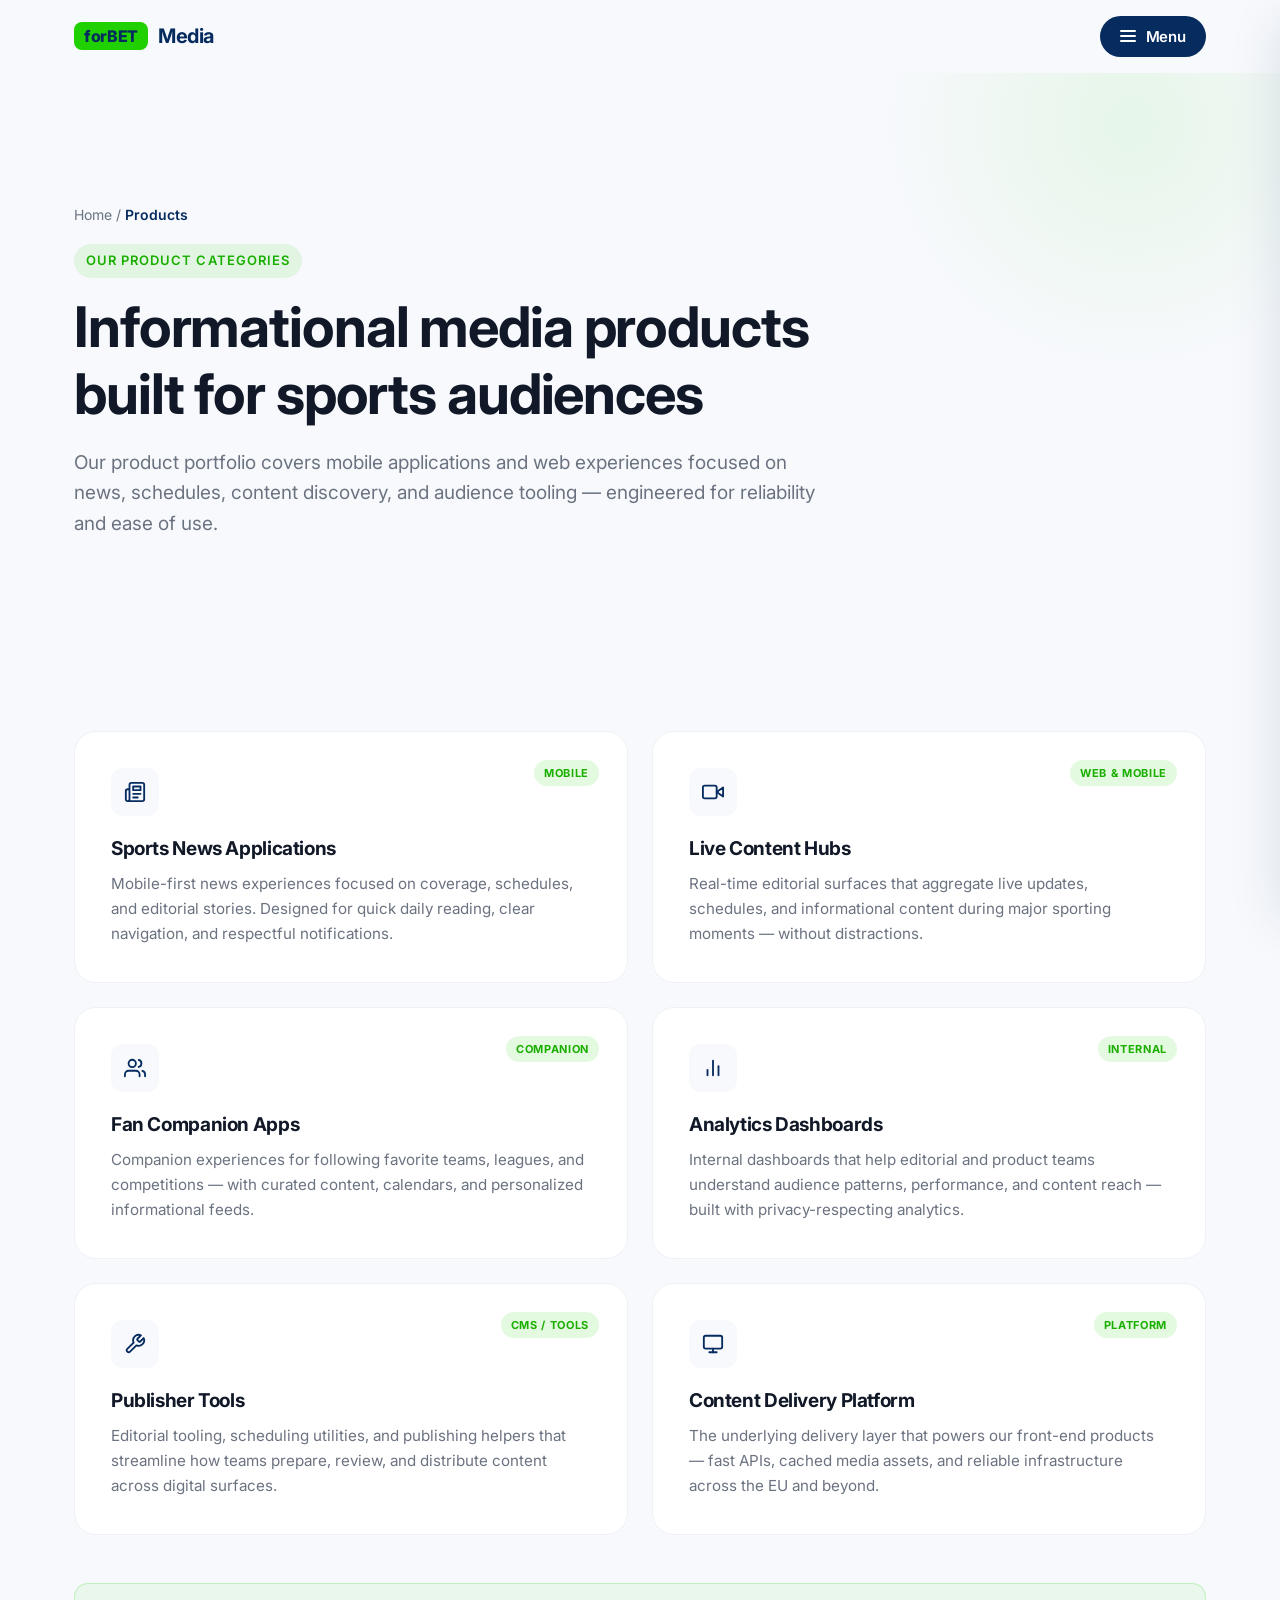
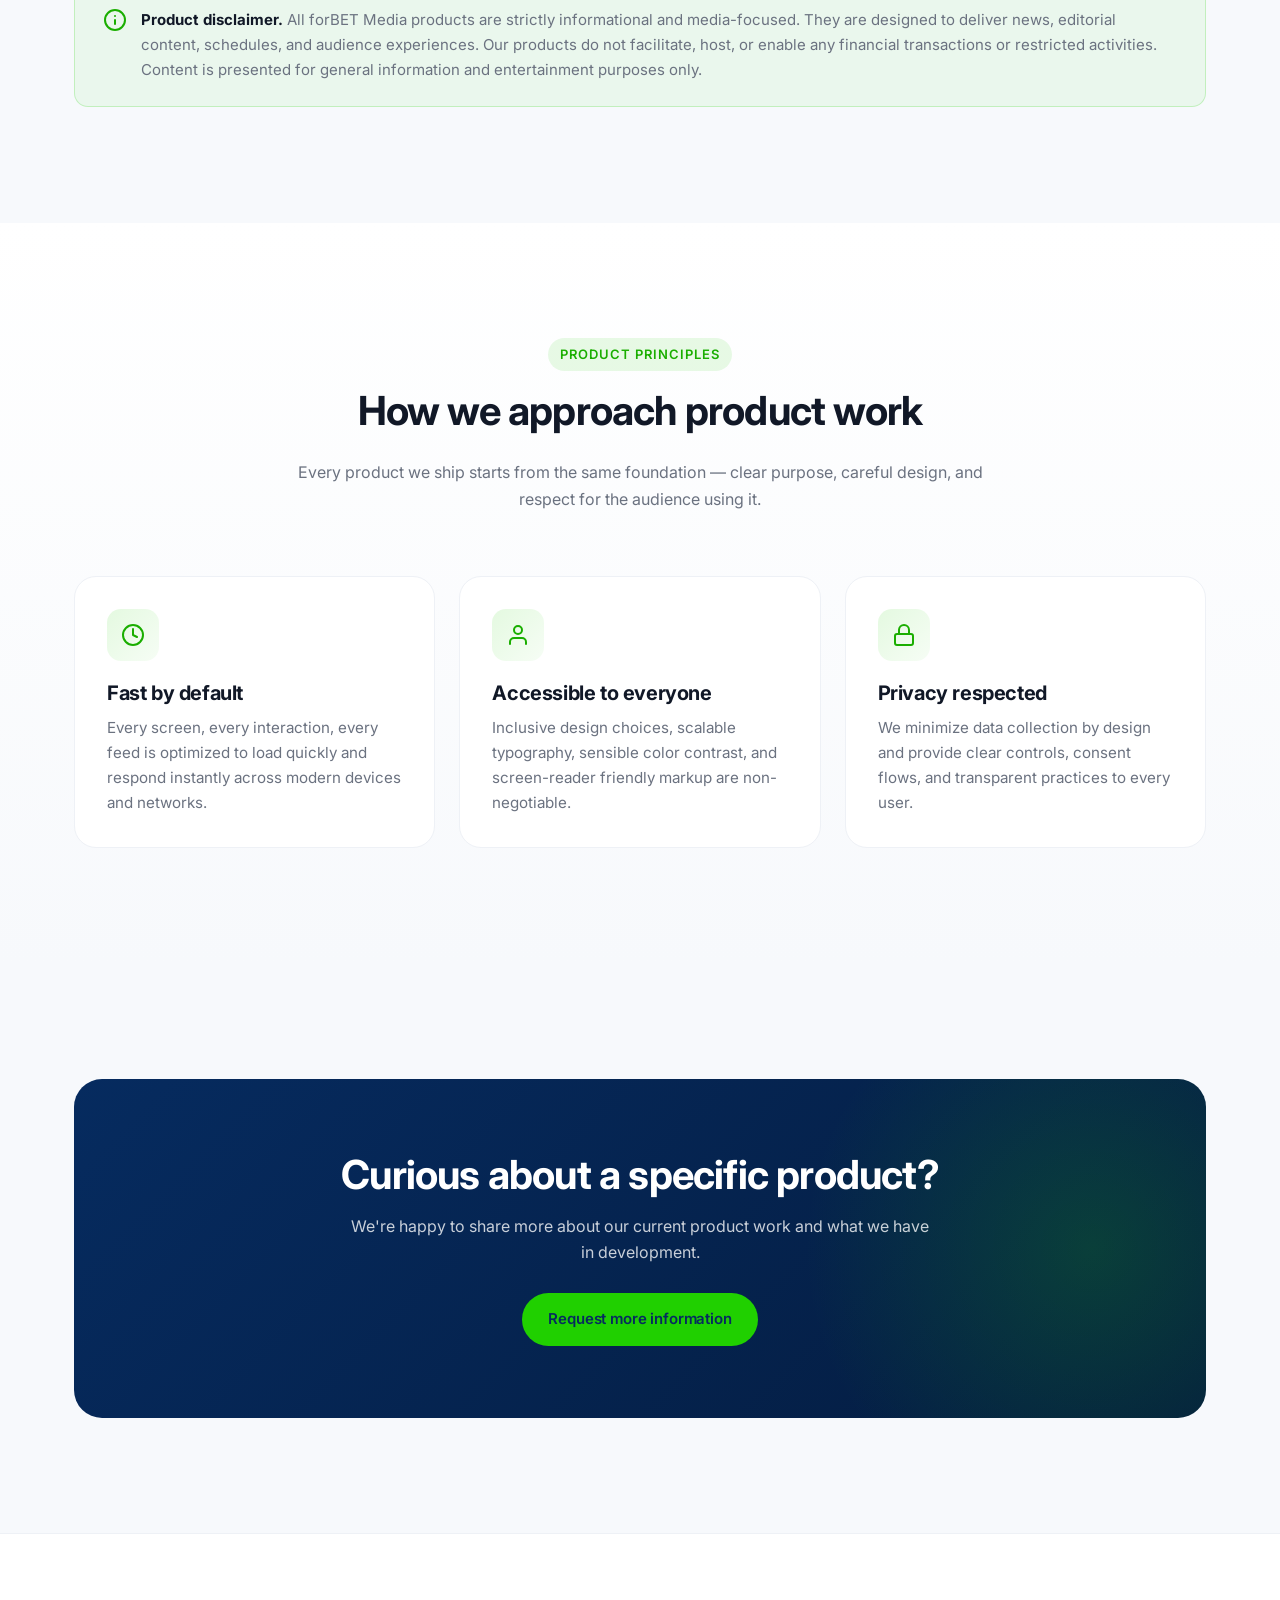
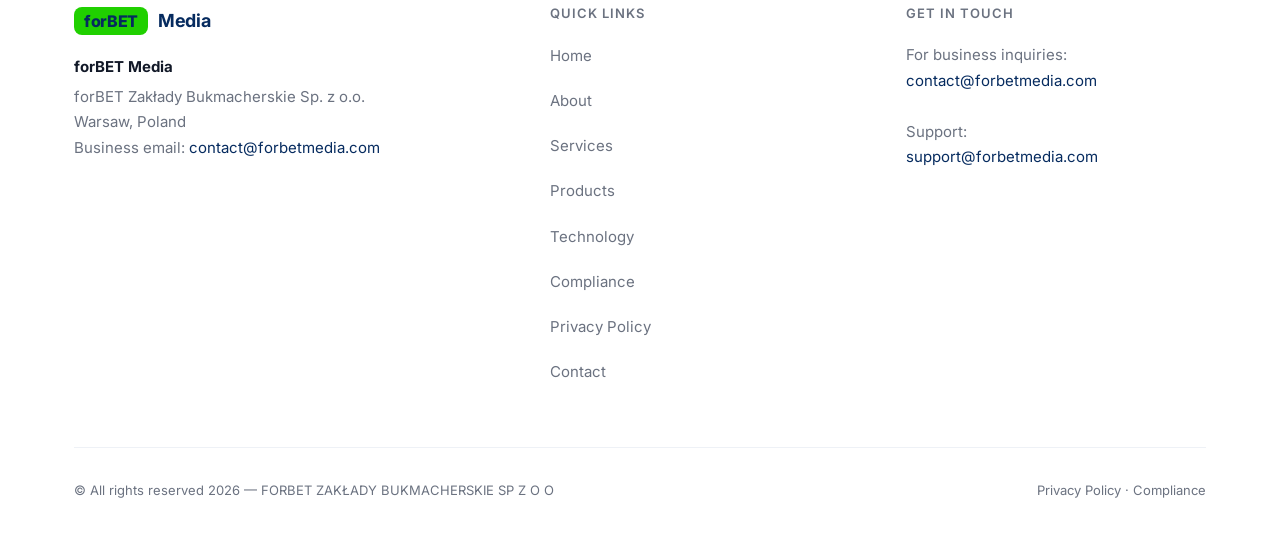
<file: products/index.html>
<!DOCTYPE html>
<html lang="en">
<head>
  <meta charset="UTF-8" />
  <meta name="viewport" content="width=device-width, initial-scale=1.0" />
  <title>Products — forBET Media</title>
  <meta name="description" content="forBET Media product categories: sports news applications, live content hubs, fan companion apps, analytics dashboards, and publisher tools — all informational and media-focused." />
  <meta name="theme-color" content="#062B5F" />
  <link rel="preconnect" href="https://fonts.googleapis.com" />
  <link rel="preconnect" href="https://fonts.gstatic.com" crossorigin />
  <link href="https://fonts.googleapis.com/css2?family=Inter:wght@400;500;600;700;800&display=swap" rel="stylesheet" />
  <link rel="stylesheet" href="/assets/css/style.css" />
</head>
<body>

  <header class="site-header">
    <div class="container header-inner">
      <a href="/" class="logo" aria-label="forBET Media — home">
        <span class="logo-mark">for<span>BET</span></span>
        <span class="logo-text">Media</span>
      </a>
      <button class="menu-button" type="button" data-menu-open aria-expanded="false" aria-controls="primary-menu">
        <span class="bars" aria-hidden="true"><span></span><span></span><span></span></span>
        <span class="label-text">Menu</span>
      </button>
    </div>
  </header>

  <div class="menu-overlay" data-menu-overlay aria-hidden="true"></div>
  <aside class="menu-panel" id="primary-menu" data-menu-panel aria-hidden="true" aria-label="Site navigation">
    <div class="menu-header">
      <span class="menu-title">Navigation</span>
      <button class="menu-close" type="button" data-menu-close aria-label="Close menu">
        <svg viewBox="0 0 24 24" fill="none" stroke="currentColor" stroke-width="2.5" stroke-linecap="round" stroke-linejoin="round"><line x1="18" y1="6" x2="6" y2="18"/><line x1="6" y1="6" x2="18" y2="18"/></svg>
      </button>
    </div>
    <nav class="menu-nav" aria-label="Primary">
      <ul>
        <li><a href="/">Home</a></li>
        <li><a href="/about/">About</a></li>
        <li><a href="/services/">Services</a></li>
        <li><a href="/products/">Products</a></li>
        <li><a href="/technology/">Technology</a></li>
        <li><a href="/compliance/">Compliance</a></li>
        <li><a href="/privacy/">Privacy Policy</a></li>
        <li><a href="/contact/">Contact</a></li>
      </ul>
    </nav>
    <div class="menu-footer">
      <strong>forBET Media</strong>
      Warsaw, Poland<br />
      <a href="mailto:contact@forbetmedia.com">contact@forbetmedia.com</a>
    </div>
  </aside>

  <main>

    <section class="page-hero">
      <div class="container">
        <div class="page-hero-content">
          <nav class="breadcrumb" aria-label="Breadcrumb"><a href="/">Home</a> / <span>Products</span></nav>
          <span class="eyebrow">Our product categories</span>
          <h1>Informational media products built for sports audiences</h1>
          <p class="lead">Our product portfolio covers mobile applications and web experiences focused on news, schedules, content discovery, and audience tooling — engineered for reliability and ease of use.</p>
        </div>
      </div>
    </section>

    <section class="section">
      <div class="container">
        <div class="item-grid">

          <article class="item-card">
            <span class="tag">Mobile</span>
            <div class="ico">
              <svg viewBox="0 0 24 24" fill="none" stroke="currentColor" stroke-width="2" stroke-linecap="round" stroke-linejoin="round"><path d="M4 22h16a2 2 0 0 0 2-2V4a2 2 0 0 0-2-2H8a2 2 0 0 0-2 2v16a2 2 0 0 1-2 2zm0 0a2 2 0 0 1-2-2v-9c0-1.1.9-2 2-2h2"/><path d="M18 14h-8"/><path d="M15 18h-5"/><path d="M10 6h8v4h-8z"/></svg>
            </div>
            <h3>Sports News Applications</h3>
            <p>Mobile-first news experiences focused on coverage, schedules, and editorial stories. Designed for quick daily reading, clear navigation, and respectful notifications.</p>
          </article>

          <article class="item-card">
            <span class="tag">Web &amp; mobile</span>
            <div class="ico">
              <svg viewBox="0 0 24 24" fill="none" stroke="currentColor" stroke-width="2" stroke-linecap="round" stroke-linejoin="round"><polygon points="23 7 16 12 23 17 23 7"/><rect x="1" y="5" width="15" height="14" rx="2" ry="2"/></svg>
            </div>
            <h3>Live Content Hubs</h3>
            <p>Real-time editorial surfaces that aggregate live updates, schedules, and informational content during major sporting moments — without distractions.</p>
          </article>

          <article class="item-card">
            <span class="tag">Companion</span>
            <div class="ico">
              <svg viewBox="0 0 24 24" fill="none" stroke="currentColor" stroke-width="2" stroke-linecap="round" stroke-linejoin="round"><path d="M17 21v-2a4 4 0 0 0-4-4H5a4 4 0 0 0-4 4v2"/><circle cx="9" cy="7" r="4"/><path d="M23 21v-2a4 4 0 0 0-3-3.87"/><path d="M16 3.13a4 4 0 0 1 0 7.75"/></svg>
            </div>
            <h3>Fan Companion Apps</h3>
            <p>Companion experiences for following favorite teams, leagues, and competitions — with curated content, calendars, and personalized informational feeds.</p>
          </article>

          <article class="item-card">
            <span class="tag">Internal</span>
            <div class="ico">
              <svg viewBox="0 0 24 24" fill="none" stroke="currentColor" stroke-width="2" stroke-linecap="round" stroke-linejoin="round"><line x1="18" y1="20" x2="18" y2="10"/><line x1="12" y1="20" x2="12" y2="4"/><line x1="6" y1="20" x2="6" y2="14"/></svg>
            </div>
            <h3>Analytics Dashboards</h3>
            <p>Internal dashboards that help editorial and product teams understand audience patterns, performance, and content reach — built with privacy-respecting analytics.</p>
          </article>

          <article class="item-card">
            <span class="tag">CMS / Tools</span>
            <div class="ico">
              <svg viewBox="0 0 24 24" fill="none" stroke="currentColor" stroke-width="2" stroke-linecap="round" stroke-linejoin="round"><path d="M14.7 6.3a1 1 0 0 0 0 1.4l1.6 1.6a1 1 0 0 0 1.4 0l3.77-3.77a6 6 0 0 1-7.94 7.94l-6.91 6.91a2.12 2.12 0 0 1-3-3l6.91-6.91a6 6 0 0 1 7.94-7.94l-3.76 3.76z"/></svg>
            </div>
            <h3>Publisher Tools</h3>
            <p>Editorial tooling, scheduling utilities, and publishing helpers that streamline how teams prepare, review, and distribute content across digital surfaces.</p>
          </article>

          <article class="item-card">
            <span class="tag">Platform</span>
            <div class="ico">
              <svg viewBox="0 0 24 24" fill="none" stroke="currentColor" stroke-width="2" stroke-linecap="round" stroke-linejoin="round"><rect x="2" y="3" width="20" height="14" rx="2" ry="2"/><line x1="8" y1="21" x2="16" y2="21"/><line x1="12" y1="17" x2="12" y2="21"/></svg>
            </div>
            <h3>Content Delivery Platform</h3>
            <p>The underlying delivery layer that powers our front-end products — fast APIs, cached media assets, and reliable infrastructure across the EU and beyond.</p>
          </article>

        </div>

        <div class="disclaimer">
          <span class="ico">
            <svg viewBox="0 0 24 24" fill="none" stroke="currentColor" stroke-width="2" stroke-linecap="round" stroke-linejoin="round"><circle cx="12" cy="12" r="10"/><line x1="12" y1="16" x2="12" y2="12"/><line x1="12" y1="8" x2="12.01" y2="8"/></svg>
          </span>
          <p><strong>Product disclaimer.</strong> All forBET Media products are strictly informational and media-focused. They are designed to deliver news, editorial content, schedules, and audience experiences. Our products do not facilitate, host, or enable any financial transactions or restricted activities. Content is presented for general information and entertainment purposes only.</p>
        </div>

      </div>
    </section>

    <section class="section section--gradient">
      <div class="container">
        <div class="section-header">
          <span class="eyebrow">Product principles</span>
          <h2>How we approach product work</h2>
          <p>Every product we ship starts from the same foundation — clear purpose, careful design, and respect for the audience using it.</p>
        </div>
        <div class="grid grid-3">
          <div class="card">
            <div class="card-icon">
              <svg viewBox="0 0 24 24" fill="none" stroke="currentColor" stroke-width="2" stroke-linecap="round" stroke-linejoin="round"><circle cx="12" cy="12" r="10"/><polyline points="12 6 12 12 16 14"/></svg>
            </div>
            <h3>Fast by default</h3>
            <p>Every screen, every interaction, every feed is optimized to load quickly and respond instantly across modern devices and networks.</p>
          </div>
          <div class="card">
            <div class="card-icon">
              <svg viewBox="0 0 24 24" fill="none" stroke="currentColor" stroke-width="2" stroke-linecap="round" stroke-linejoin="round"><path d="M20 21v-2a4 4 0 0 0-4-4H8a4 4 0 0 0-4 4v2"/><circle cx="12" cy="7" r="4"/></svg>
            </div>
            <h3>Accessible to everyone</h3>
            <p>Inclusive design choices, scalable typography, sensible color contrast, and screen-reader friendly markup are non-negotiable.</p>
          </div>
          <div class="card">
            <div class="card-icon">
              <svg viewBox="0 0 24 24" fill="none" stroke="currentColor" stroke-width="2" stroke-linecap="round" stroke-linejoin="round"><rect x="3" y="11" width="18" height="11" rx="2" ry="2"/><path d="M7 11V7a5 5 0 0 1 10 0v4"/></svg>
            </div>
            <h3>Privacy respected</h3>
            <p>We minimize data collection by design and provide clear controls, consent flows, and transparent practices to every user.</p>
          </div>
        </div>
      </div>
    </section>

    <section class="section">
      <div class="container">
        <div class="cta-banner">
          <h2>Curious about a specific product?</h2>
          <p>We're happy to share more about our current product work and what we have in development.</p>
          <a href="/contact/" class="btn btn-accent">Request more information</a>
        </div>
      </div>
    </section>

  </main>

  <footer class="site-footer">
    <div class="container">
      <div class="footer-grid">
        <div class="footer-col">
          <div class="footer-brand">
            <span class="logo-mark">for<span>BET</span></span>
            <span class="footer-brand-text">Media</span>
          </div>
          <p class="footer-address">
            <strong>forBET Media</strong>
            forBET Zakłady Bukmacherskie Sp. z o.o.<br />
            Warsaw, Poland<br />
            Business email: <a href="mailto:contact@forbetmedia.com">contact@forbetmedia.com</a>
          </p>
        </div>
        <div class="footer-col">
          <h4>Quick links</h4>
          <ul class="footer-links">
            <li><a href="/">Home</a></li>
            <li><a href="/about/">About</a></li>
            <li><a href="/services/">Services</a></li>
            <li><a href="/products/">Products</a></li>
            <li><a href="/technology/">Technology</a></li>
            <li><a href="/compliance/">Compliance</a></li>
            <li><a href="/privacy/">Privacy Policy</a></li>
            <li><a href="/contact/">Contact</a></li>
          </ul>
        </div>
        <div class="footer-col">
          <h4>Get in touch</h4>
          <p class="footer-address">
            For business inquiries:<br />
            <a href="mailto:contact@forbetmedia.com">contact@forbetmedia.com</a>
            <br /><br />
            Support:<br />
            <a href="mailto:support@forbetmedia.com">support@forbetmedia.com</a>
          </p>
        </div>
      </div>
      <div class="footer-bottom">
        <div>© All rights reserved 2026 — FORBET ZAKŁADY BUKMACHERSKIE SP Z O O</div>
        <div><a href="/privacy/">Privacy Policy</a> · <a href="/compliance/">Compliance</a></div>
      </div>
    </div>
  </footer>

  <script src="/assets/js/script.js"></script>
</body>
</html>
</file>
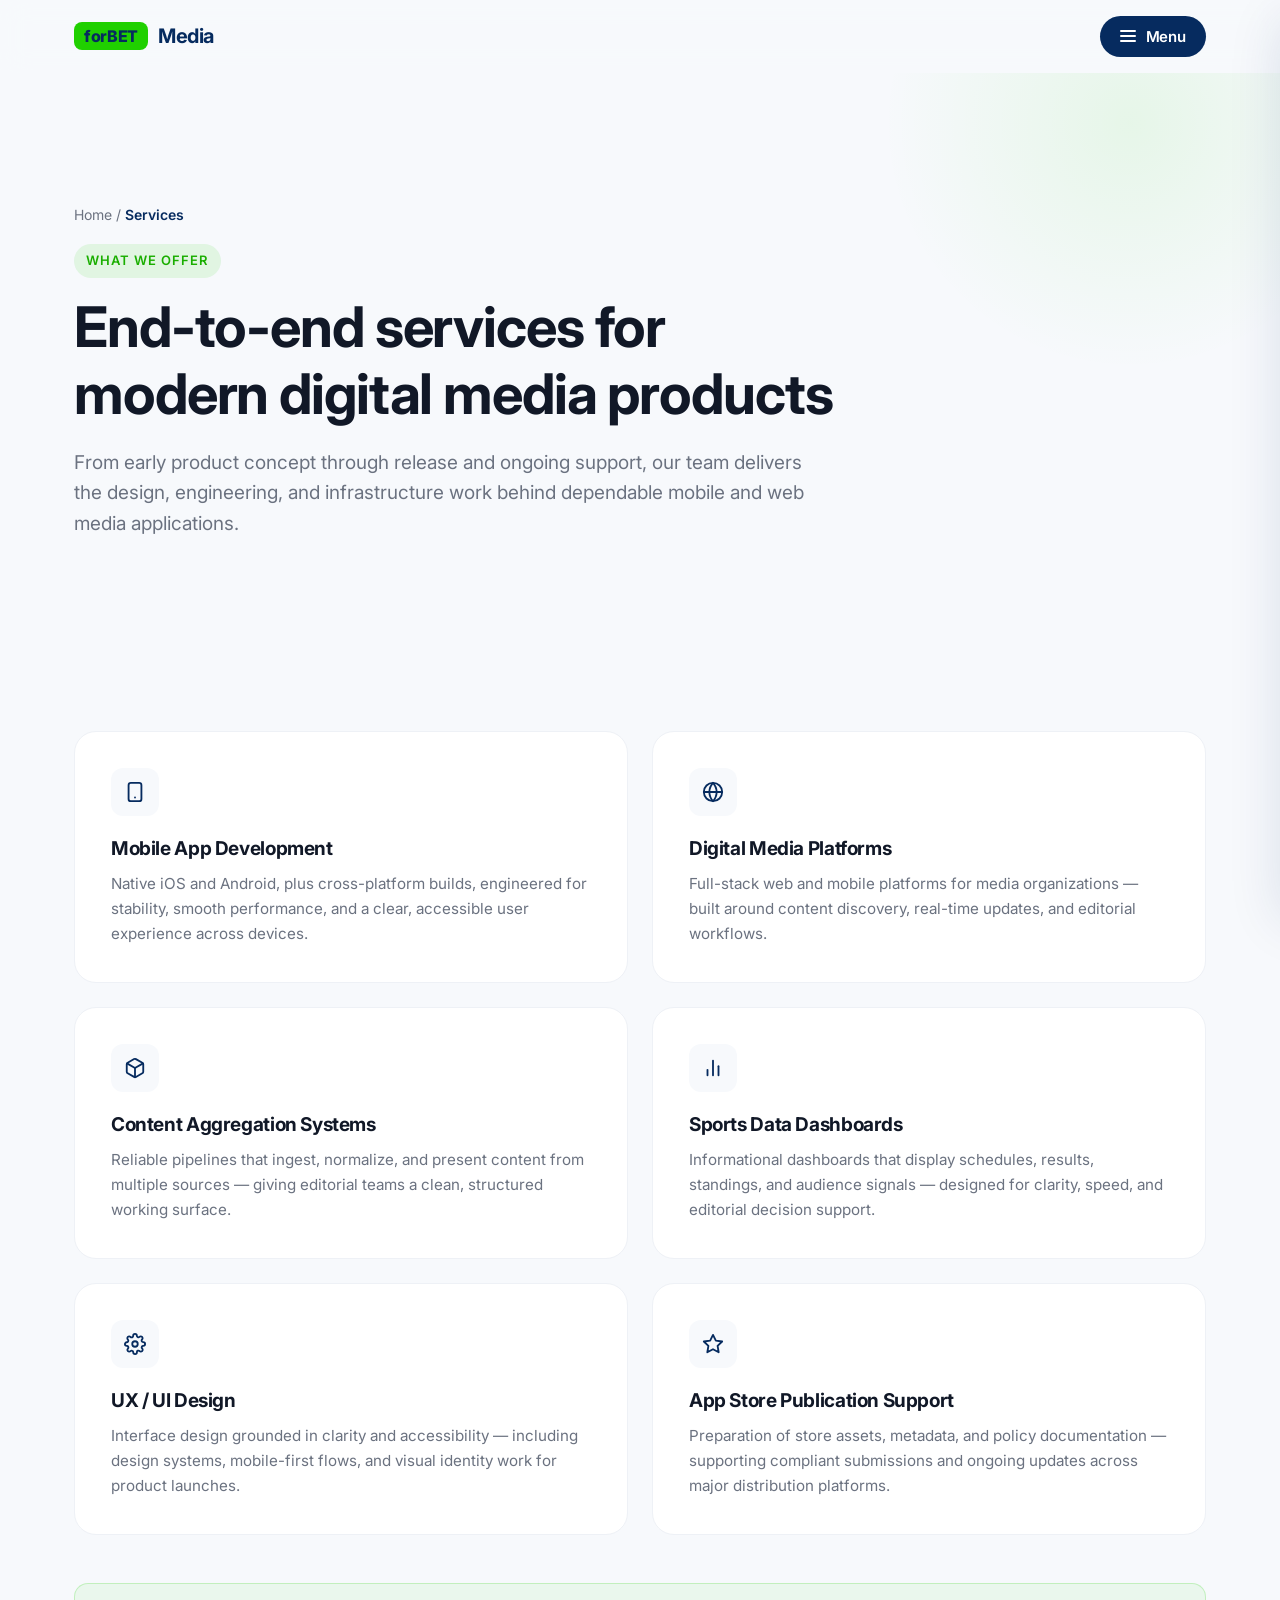
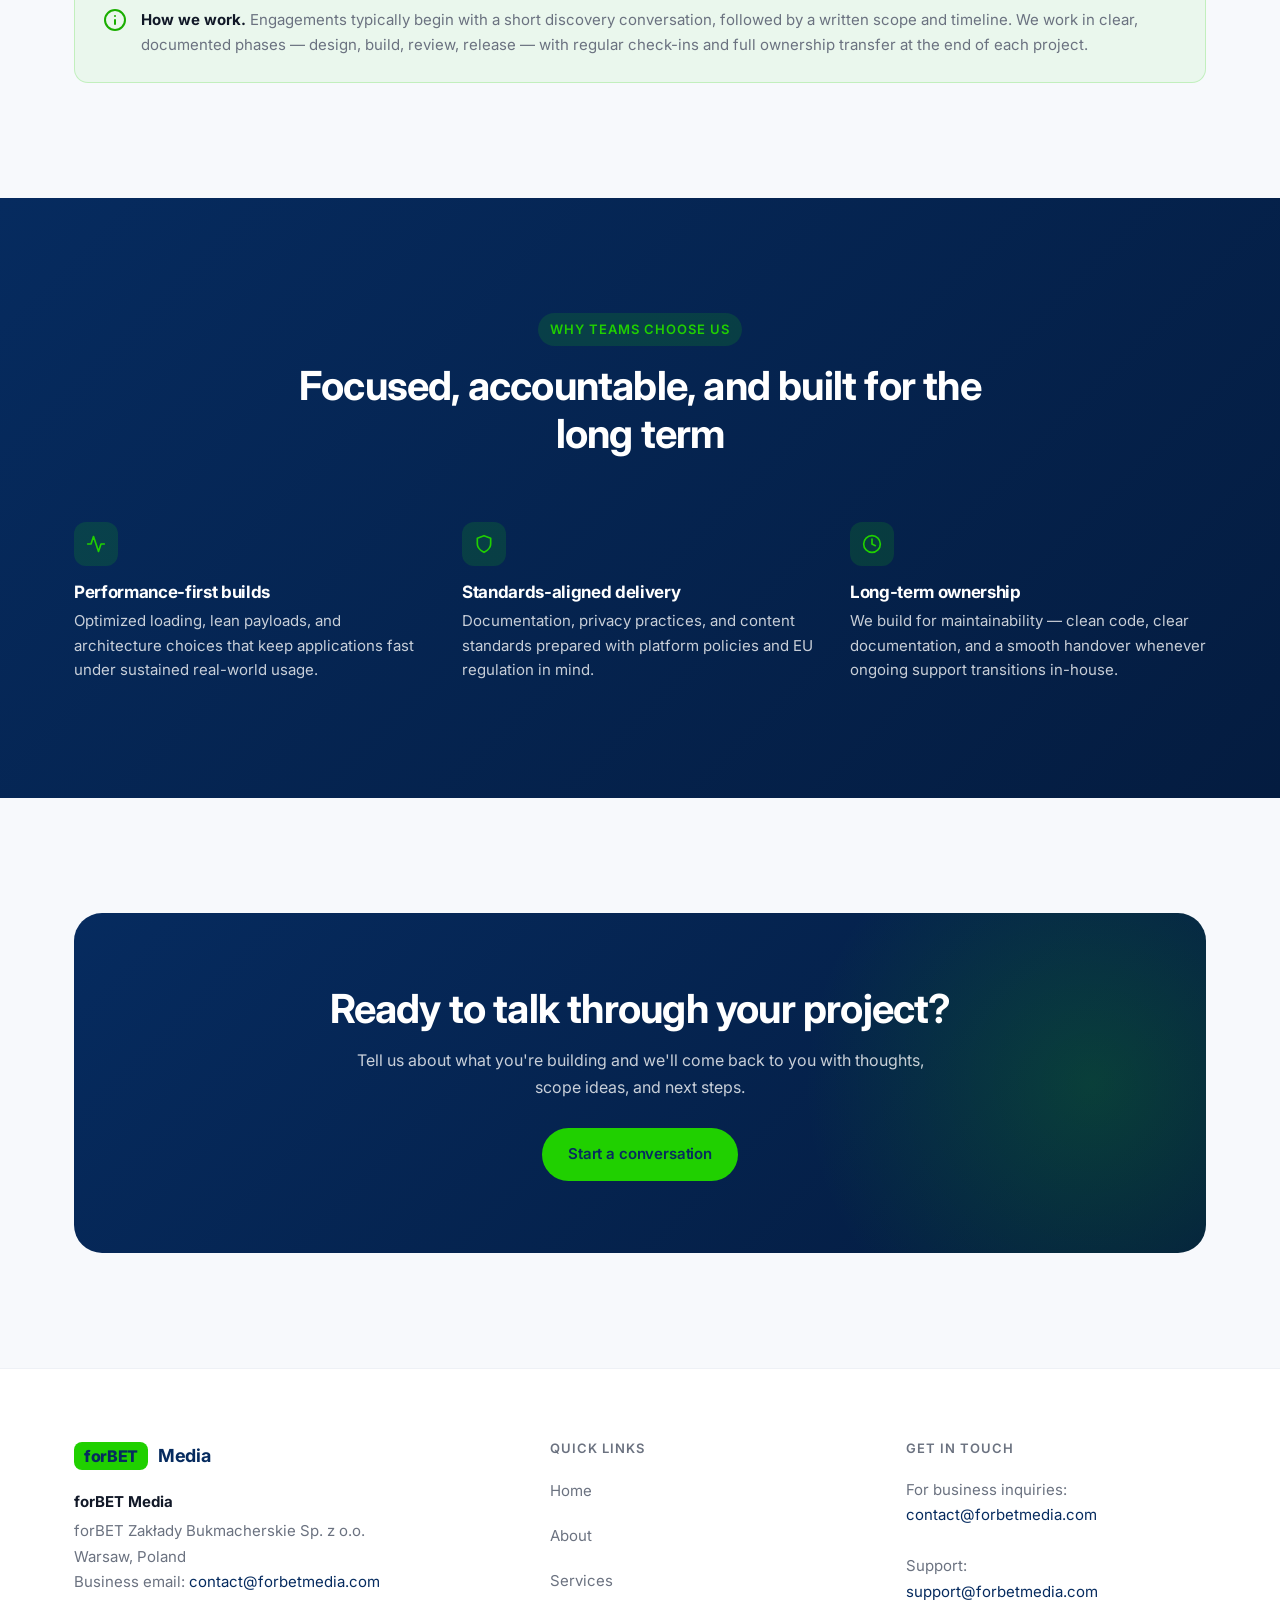
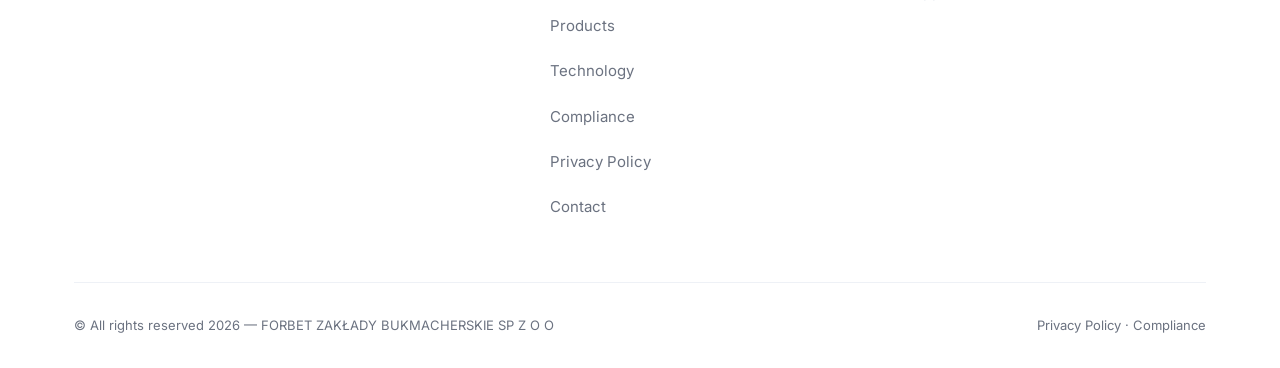
<file: services/index.html>
<!DOCTYPE html>
<html lang="en">
<head>
  <meta charset="UTF-8" />
  <meta name="viewport" content="width=device-width, initial-scale=1.0" />
  <title>Services — forBET Media</title>
  <meta name="description" content="forBET Media services: mobile app development, digital media platforms, content aggregation systems, sports data dashboards, UX/UI design, and app store publication support." />
  <meta name="theme-color" content="#062B5F" />
  <link rel="preconnect" href="https://fonts.googleapis.com" />
  <link rel="preconnect" href="https://fonts.gstatic.com" crossorigin />
  <link href="https://fonts.googleapis.com/css2?family=Inter:wght@400;500;600;700;800&display=swap" rel="stylesheet" />
  <link rel="stylesheet" href="/assets/css/style.css" />
</head>
<body>

  <header class="site-header">
    <div class="container header-inner">
      <a href="/" class="logo" aria-label="forBET Media — home">
        <span class="logo-mark">for<span>BET</span></span>
        <span class="logo-text">Media</span>
      </a>
      <button class="menu-button" type="button" data-menu-open aria-expanded="false" aria-controls="primary-menu">
        <span class="bars" aria-hidden="true"><span></span><span></span><span></span></span>
        <span class="label-text">Menu</span>
      </button>
    </div>
  </header>

  <div class="menu-overlay" data-menu-overlay aria-hidden="true"></div>
  <aside class="menu-panel" id="primary-menu" data-menu-panel aria-hidden="true" aria-label="Site navigation">
    <div class="menu-header">
      <span class="menu-title">Navigation</span>
      <button class="menu-close" type="button" data-menu-close aria-label="Close menu">
        <svg viewBox="0 0 24 24" fill="none" stroke="currentColor" stroke-width="2.5" stroke-linecap="round" stroke-linejoin="round"><line x1="18" y1="6" x2="6" y2="18"/><line x1="6" y1="6" x2="18" y2="18"/></svg>
      </button>
    </div>
    <nav class="menu-nav" aria-label="Primary">
      <ul>
        <li><a href="/">Home</a></li>
        <li><a href="/about/">About</a></li>
        <li><a href="/services/">Services</a></li>
        <li><a href="/products/">Products</a></li>
        <li><a href="/technology/">Technology</a></li>
        <li><a href="/compliance/">Compliance</a></li>
        <li><a href="/privacy/">Privacy Policy</a></li>
        <li><a href="/contact/">Contact</a></li>
      </ul>
    </nav>
    <div class="menu-footer">
      <strong>forBET Media</strong>
      Warsaw, Poland<br />
      <a href="mailto:contact@forbetmedia.com">contact@forbetmedia.com</a>
    </div>
  </aside>

  <main>

    <section class="page-hero">
      <div class="container">
        <div class="page-hero-content">
          <nav class="breadcrumb" aria-label="Breadcrumb"><a href="/">Home</a> / <span>Services</span></nav>
          <span class="eyebrow">What we offer</span>
          <h1>End-to-end services for modern digital media products</h1>
          <p class="lead">From early product concept through release and ongoing support, our team delivers the design, engineering, and infrastructure work behind dependable mobile and web media applications.</p>
        </div>
      </div>
    </section>

    <section class="section">
      <div class="container">
        <div class="item-grid">

          <article class="item-card">
            <div class="ico">
              <svg viewBox="0 0 24 24" fill="none" stroke="currentColor" stroke-width="2" stroke-linecap="round" stroke-linejoin="round"><rect x="5" y="2" width="14" height="20" rx="2.5"/><line x1="12" y1="18" x2="12.01" y2="18"/></svg>
            </div>
            <h3>Mobile App Development</h3>
            <p>Native iOS and Android, plus cross-platform builds, engineered for stability, smooth performance, and a clear, accessible user experience across devices.</p>
          </article>

          <article class="item-card">
            <div class="ico">
              <svg viewBox="0 0 24 24" fill="none" stroke="currentColor" stroke-width="2" stroke-linecap="round" stroke-linejoin="round"><circle cx="12" cy="12" r="10"/><line x1="2" y1="12" x2="22" y2="12"/><path d="M12 2a15.3 15.3 0 0 1 4 10 15.3 15.3 0 0 1-4 10 15.3 15.3 0 0 1-4-10 15.3 15.3 0 0 1 4-10z"/></svg>
            </div>
            <h3>Digital Media Platforms</h3>
            <p>Full-stack web and mobile platforms for media organizations — built around content discovery, real-time updates, and editorial workflows.</p>
          </article>

          <article class="item-card">
            <div class="ico">
              <svg viewBox="0 0 24 24" fill="none" stroke="currentColor" stroke-width="2" stroke-linecap="round" stroke-linejoin="round"><path d="M21 16V8a2 2 0 0 0-1-1.73l-7-4a2 2 0 0 0-2 0l-7 4A2 2 0 0 0 3 8v8a2 2 0 0 0 1 1.73l7 4a2 2 0 0 0 2 0l7-4A2 2 0 0 0 21 16z"/><polyline points="3.27 6.96 12 12.01 20.73 6.96"/><line x1="12" y1="22.08" x2="12" y2="12"/></svg>
            </div>
            <h3>Content Aggregation Systems</h3>
            <p>Reliable pipelines that ingest, normalize, and present content from multiple sources — giving editorial teams a clean, structured working surface.</p>
          </article>

          <article class="item-card">
            <div class="ico">
              <svg viewBox="0 0 24 24" fill="none" stroke="currentColor" stroke-width="2" stroke-linecap="round" stroke-linejoin="round"><line x1="18" y1="20" x2="18" y2="10"/><line x1="12" y1="20" x2="12" y2="4"/><line x1="6" y1="20" x2="6" y2="14"/></svg>
            </div>
            <h3>Sports Data Dashboards</h3>
            <p>Informational dashboards that display schedules, results, standings, and audience signals — designed for clarity, speed, and editorial decision support.</p>
          </article>

          <article class="item-card">
            <div class="ico">
              <svg viewBox="0 0 24 24" fill="none" stroke="currentColor" stroke-width="2" stroke-linecap="round" stroke-linejoin="round"><circle cx="12" cy="12" r="3"/><path d="M19.4 15a1.65 1.65 0 0 0 .33 1.82l.06.06a2 2 0 0 1 0 2.83 2 2 0 0 1-2.83 0l-.06-.06a1.65 1.65 0 0 0-1.82-.33 1.65 1.65 0 0 0-1 1.51V21a2 2 0 0 1-2 2 2 2 0 0 1-2-2v-.09A1.65 1.65 0 0 0 9 19.4a1.65 1.65 0 0 0-1.82.33l-.06.06a2 2 0 0 1-2.83 0 2 2 0 0 1 0-2.83l.06-.06a1.65 1.65 0 0 0 .33-1.82 1.65 1.65 0 0 0-1.51-1H3a2 2 0 0 1-2-2 2 2 0 0 1 2-2h.09A1.65 1.65 0 0 0 4.6 9a1.65 1.65 0 0 0-.33-1.82l-.06-.06a2 2 0 0 1 0-2.83 2 2 0 0 1 2.83 0l.06.06a1.65 1.65 0 0 0 1.82.33H9a1.65 1.65 0 0 0 1-1.51V3a2 2 0 0 1 2-2 2 2 0 0 1 2 2v.09a1.65 1.65 0 0 0 1 1.51 1.65 1.65 0 0 0 1.82-.33l.06-.06a2 2 0 0 1 2.83 0 2 2 0 0 1 0 2.83l-.06.06a1.65 1.65 0 0 0-.33 1.82V9a1.65 1.65 0 0 0 1.51 1H21a2 2 0 0 1 2 2 2 2 0 0 1-2 2h-.09a1.65 1.65 0 0 0-1.51 1z"/></svg>
            </div>
            <h3>UX / UI Design</h3>
            <p>Interface design grounded in clarity and accessibility — including design systems, mobile-first flows, and visual identity work for product launches.</p>
          </article>

          <article class="item-card">
            <div class="ico">
              <svg viewBox="0 0 24 24" fill="none" stroke="currentColor" stroke-width="2" stroke-linecap="round" stroke-linejoin="round"><polygon points="12 2 15.09 8.26 22 9.27 17 14.14 18.18 21.02 12 17.77 5.82 21.02 7 14.14 2 9.27 8.91 8.26 12 2"/></svg>
            </div>
            <h3>App Store Publication Support</h3>
            <p>Preparation of store assets, metadata, and policy documentation — supporting compliant submissions and ongoing updates across major distribution platforms.</p>
          </article>

        </div>

        <div class="disclaimer">
          <span class="ico">
            <svg viewBox="0 0 24 24" fill="none" stroke="currentColor" stroke-width="2" stroke-linecap="round" stroke-linejoin="round"><circle cx="12" cy="12" r="10"/><line x1="12" y1="16" x2="12" y2="12"/><line x1="12" y1="8" x2="12.01" y2="8"/></svg>
          </span>
          <p><strong>How we work.</strong> Engagements typically begin with a short discovery conversation, followed by a written scope and timeline. We work in clear, documented phases — design, build, review, release — with regular check-ins and full ownership transfer at the end of each project.</p>
        </div>

      </div>
    </section>

    <section class="section section--navy">
      <div class="container">
        <div class="section-header">
          <span class="eyebrow">Why teams choose us</span>
          <h2>Focused, accountable, and built for the long term</h2>
        </div>
        <div class="feature-row">
          <div class="feature-item">
            <div class="ico">
              <svg viewBox="0 0 24 24" fill="none" stroke="currentColor" stroke-width="2" stroke-linecap="round" stroke-linejoin="round"><polyline points="22 12 18 12 15 21 9 3 6 12 2 12"/></svg>
            </div>
            <h4>Performance-first builds</h4>
            <p>Optimized loading, lean payloads, and architecture choices that keep applications fast under sustained real-world usage.</p>
          </div>
          <div class="feature-item">
            <div class="ico">
              <svg viewBox="0 0 24 24" fill="none" stroke="currentColor" stroke-width="2" stroke-linecap="round" stroke-linejoin="round"><path d="M12 22s8-4 8-10V5l-8-3-8 3v7c0 6 8 10 8 10z"/></svg>
            </div>
            <h4>Standards-aligned delivery</h4>
            <p>Documentation, privacy practices, and content standards prepared with platform policies and EU regulation in mind.</p>
          </div>
          <div class="feature-item">
            <div class="ico">
              <svg viewBox="0 0 24 24" fill="none" stroke="currentColor" stroke-width="2" stroke-linecap="round" stroke-linejoin="round"><circle cx="12" cy="12" r="10"/><polyline points="12 6 12 12 16 14"/></svg>
            </div>
            <h4>Long-term ownership</h4>
            <p>We build for maintainability — clean code, clear documentation, and a smooth handover whenever ongoing support transitions in-house.</p>
          </div>
        </div>
      </div>
    </section>

    <section class="section">
      <div class="container">
        <div class="cta-banner">
          <h2>Ready to talk through your project?</h2>
          <p>Tell us about what you're building and we'll come back to you with thoughts, scope ideas, and next steps.</p>
          <a href="/contact/" class="btn btn-accent">Start a conversation</a>
        </div>
      </div>
    </section>

  </main>

  <footer class="site-footer">
    <div class="container">
      <div class="footer-grid">
        <div class="footer-col">
          <div class="footer-brand">
            <span class="logo-mark">for<span>BET</span></span>
            <span class="footer-brand-text">Media</span>
          </div>
          <p class="footer-address">
            <strong>forBET Media</strong>
            forBET Zakłady Bukmacherskie Sp. z o.o.<br />
            Warsaw, Poland<br />
            Business email: <a href="mailto:contact@forbetmedia.com">contact@forbetmedia.com</a>
          </p>
        </div>
        <div class="footer-col">
          <h4>Quick links</h4>
          <ul class="footer-links">
            <li><a href="/">Home</a></li>
            <li><a href="/about/">About</a></li>
            <li><a href="/services/">Services</a></li>
            <li><a href="/products/">Products</a></li>
            <li><a href="/technology/">Technology</a></li>
            <li><a href="/compliance/">Compliance</a></li>
            <li><a href="/privacy/">Privacy Policy</a></li>
            <li><a href="/contact/">Contact</a></li>
          </ul>
        </div>
        <div class="footer-col">
          <h4>Get in touch</h4>
          <p class="footer-address">
            For business inquiries:<br />
            <a href="mailto:contact@forbetmedia.com">contact@forbetmedia.com</a>
            <br /><br />
            Support:<br />
            <a href="mailto:support@forbetmedia.com">support@forbetmedia.com</a>
          </p>
        </div>
      </div>
      <div class="footer-bottom">
        <div>© All rights reserved 2026 — FORBET ZAKŁADY BUKMACHERSKIE SP Z O O</div>
        <div><a href="/privacy/">Privacy Policy</a> · <a href="/compliance/">Compliance</a></div>
      </div>
    </div>
  </footer>

  <script src="/assets/js/script.js"></script>
</body>
</html>
</file>
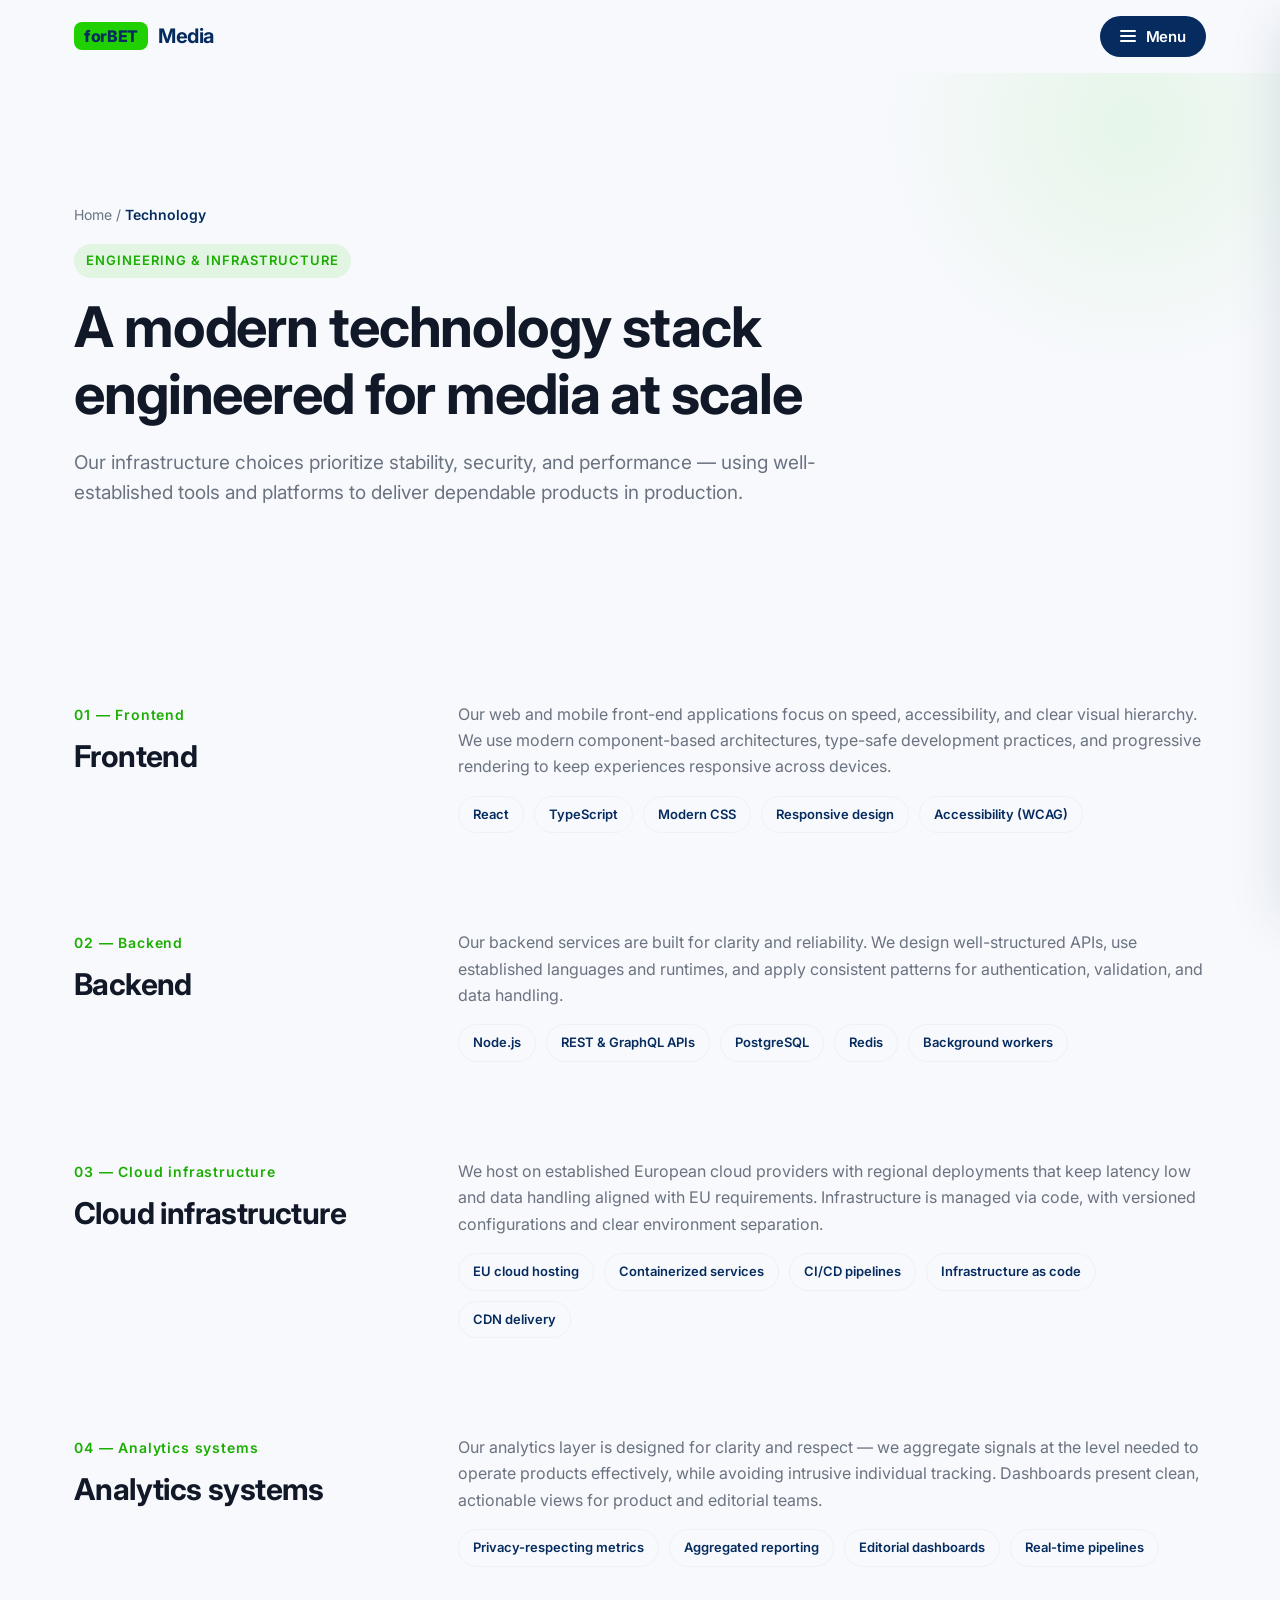
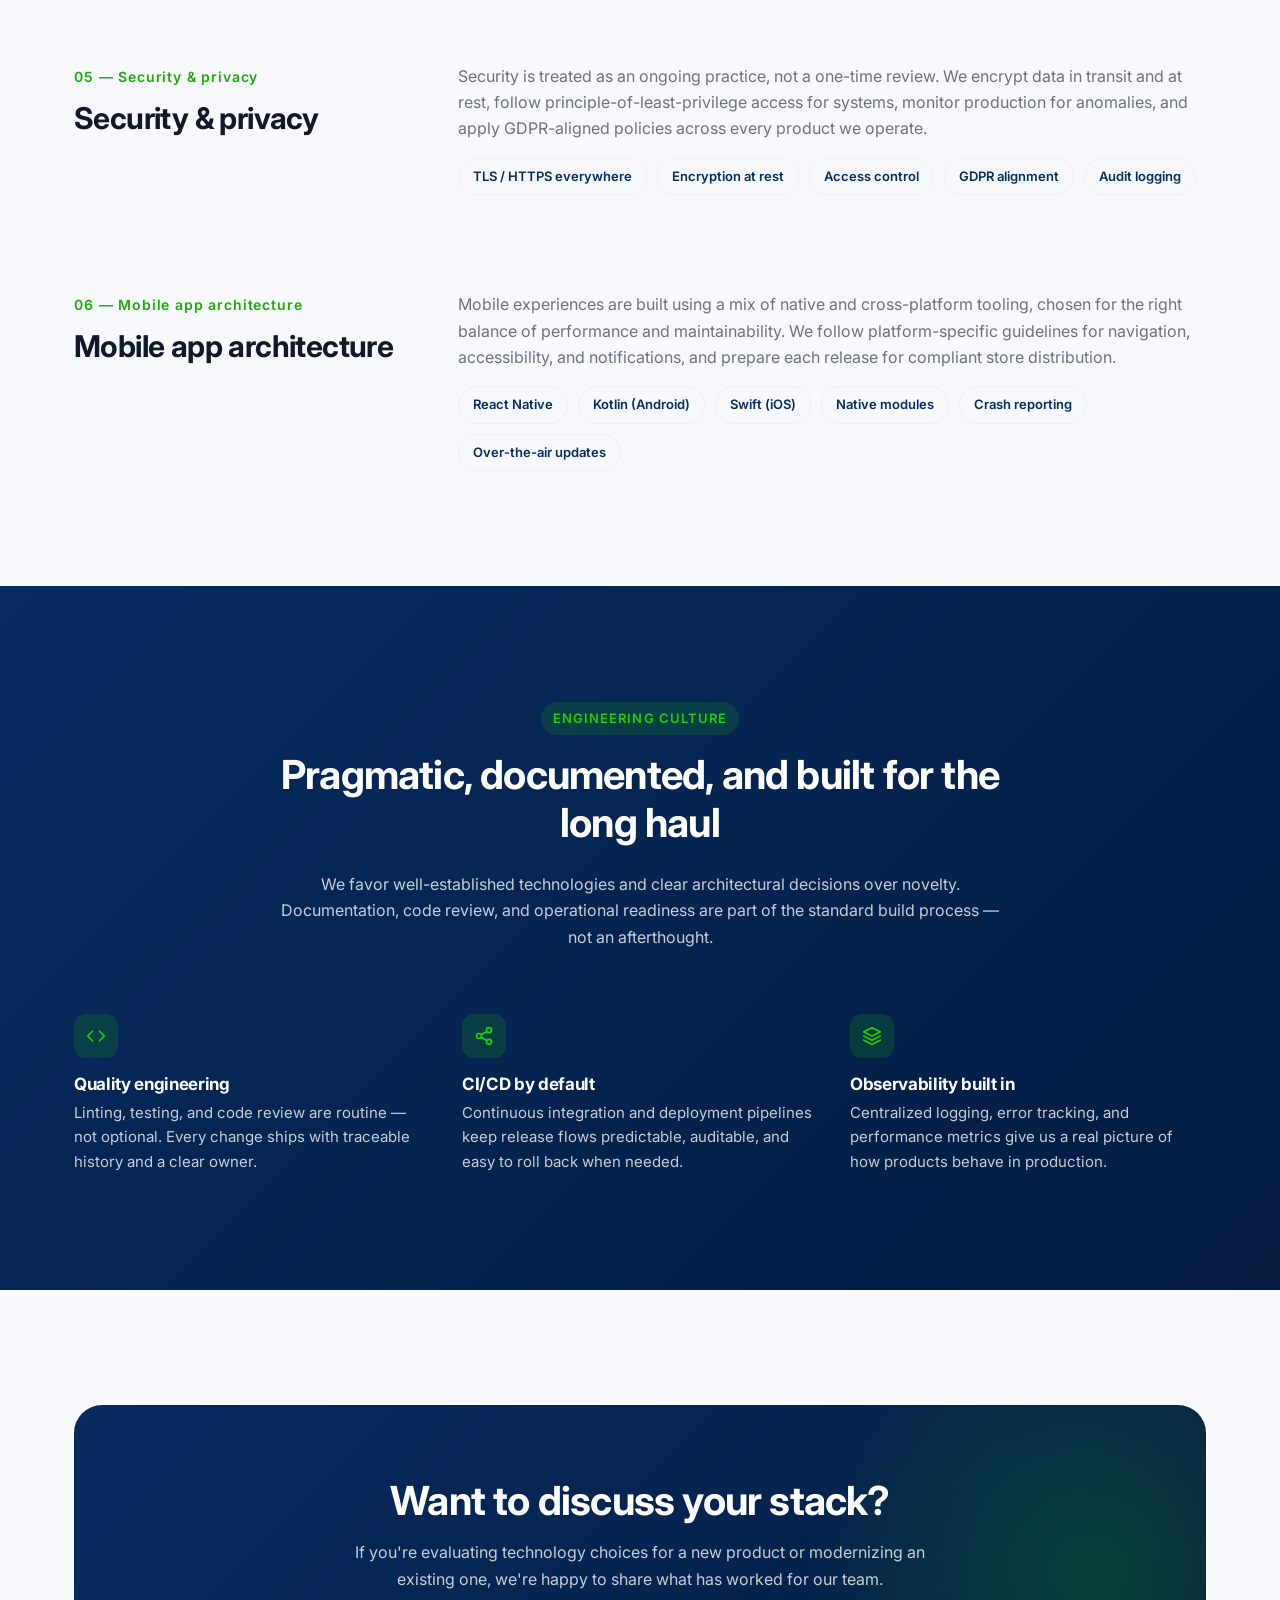
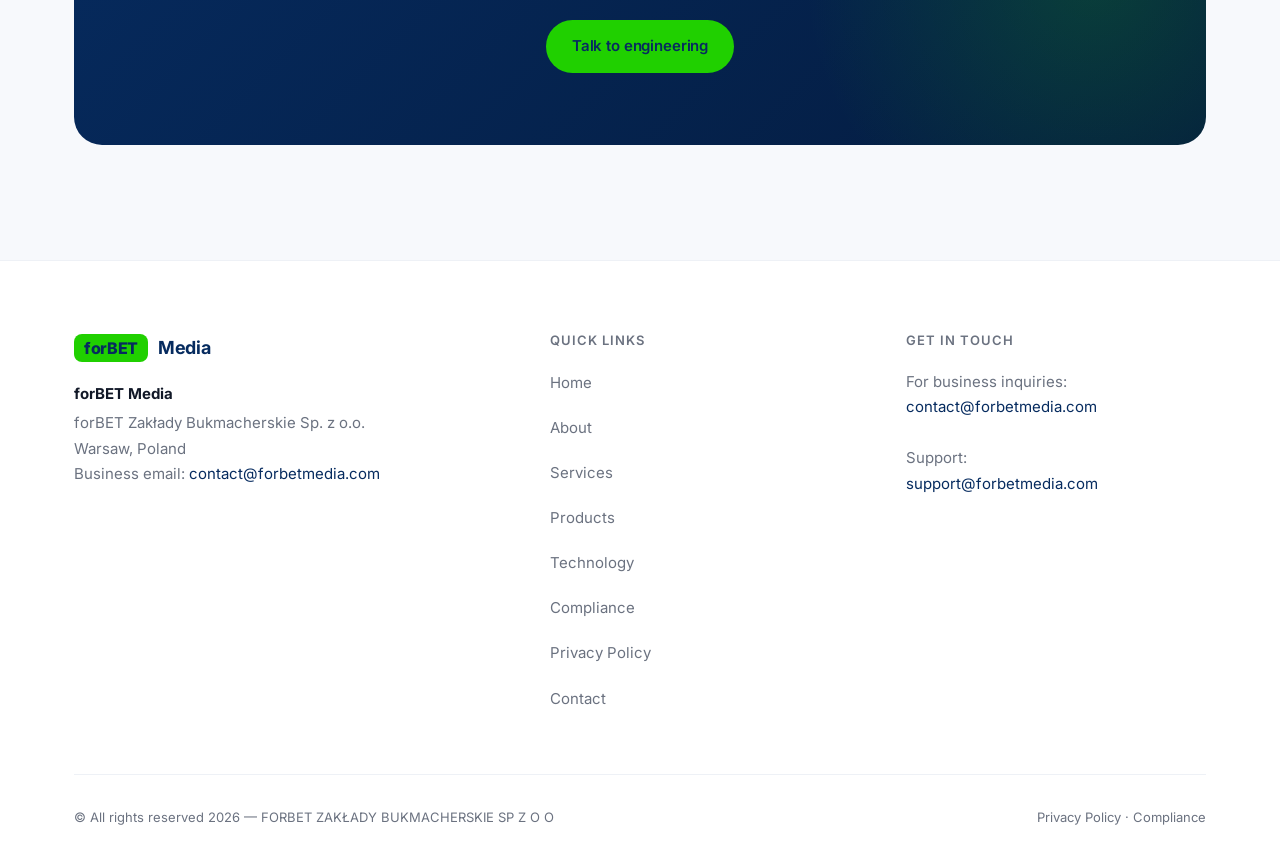
<file: technology/index.html>
<!DOCTYPE html>
<html lang="en">
<head>
  <meta charset="UTF-8" />
  <meta name="viewport" content="width=device-width, initial-scale=1.0" />
  <title>Technology — forBET Media</title>
  <meta name="description" content="The technology stack behind forBET Media: modern frontend, scalable backend services, secure cloud infrastructure, analytics, and privacy-focused mobile app architecture." />
  <meta name="theme-color" content="#062B5F" />
  <link rel="preconnect" href="https://fonts.googleapis.com" />
  <link rel="preconnect" href="https://fonts.gstatic.com" crossorigin />
  <link href="https://fonts.googleapis.com/css2?family=Inter:wght@400;500;600;700;800&display=swap" rel="stylesheet" />
  <link rel="stylesheet" href="/assets/css/style.css" />
</head>
<body>

  <header class="site-header">
    <div class="container header-inner">
      <a href="/" class="logo" aria-label="forBET Media — home">
        <span class="logo-mark">for<span>BET</span></span>
        <span class="logo-text">Media</span>
      </a>
      <button class="menu-button" type="button" data-menu-open aria-expanded="false" aria-controls="primary-menu">
        <span class="bars" aria-hidden="true"><span></span><span></span><span></span></span>
        <span class="label-text">Menu</span>
      </button>
    </div>
  </header>

  <div class="menu-overlay" data-menu-overlay aria-hidden="true"></div>
  <aside class="menu-panel" id="primary-menu" data-menu-panel aria-hidden="true" aria-label="Site navigation">
    <div class="menu-header">
      <span class="menu-title">Navigation</span>
      <button class="menu-close" type="button" data-menu-close aria-label="Close menu">
        <svg viewBox="0 0 24 24" fill="none" stroke="currentColor" stroke-width="2.5" stroke-linecap="round" stroke-linejoin="round"><line x1="18" y1="6" x2="6" y2="18"/><line x1="6" y1="6" x2="18" y2="18"/></svg>
      </button>
    </div>
    <nav class="menu-nav" aria-label="Primary">
      <ul>
        <li><a href="/">Home</a></li>
        <li><a href="/about/">About</a></li>
        <li><a href="/services/">Services</a></li>
        <li><a href="/products/">Products</a></li>
        <li><a href="/technology/">Technology</a></li>
        <li><a href="/compliance/">Compliance</a></li>
        <li><a href="/privacy/">Privacy Policy</a></li>
        <li><a href="/contact/">Contact</a></li>
      </ul>
    </nav>
    <div class="menu-footer">
      <strong>forBET Media</strong>
      Warsaw, Poland<br />
      <a href="mailto:contact@forbetmedia.com">contact@forbetmedia.com</a>
    </div>
  </aside>

  <main>

    <section class="page-hero">
      <div class="container">
        <div class="page-hero-content">
          <nav class="breadcrumb" aria-label="Breadcrumb"><a href="/">Home</a> / <span>Technology</span></nav>
          <span class="eyebrow">Engineering &amp; infrastructure</span>
          <h1>A modern technology stack engineered for media at scale</h1>
          <p class="lead">Our infrastructure choices prioritize stability, security, and performance — using well-established tools and platforms to deliver dependable products in production.</p>
        </div>
      </div>
    </section>

    <section class="section">
      <div class="container">

        <div class="content-block">
          <div class="content-block-head">
            <span class="num">01 — Frontend</span>
            <h2>Frontend</h2>
          </div>
          <div class="content-block-body">
            <p>Our web and mobile front-end applications focus on speed, accessibility, and clear visual hierarchy. We use modern component-based architectures, type-safe development practices, and progressive rendering to keep experiences responsive across devices.</p>
            <div class="tech-stack">
              <span class="pill">React</span>
              <span class="pill">TypeScript</span>
              <span class="pill">Modern CSS</span>
              <span class="pill">Responsive design</span>
              <span class="pill">Accessibility (WCAG)</span>
            </div>
          </div>
        </div>

        <div class="content-block">
          <div class="content-block-head">
            <span class="num">02 — Backend</span>
            <h2>Backend</h2>
          </div>
          <div class="content-block-body">
            <p>Our backend services are built for clarity and reliability. We design well-structured APIs, use established languages and runtimes, and apply consistent patterns for authentication, validation, and data handling.</p>
            <div class="tech-stack">
              <span class="pill">Node.js</span>
              <span class="pill">REST &amp; GraphQL APIs</span>
              <span class="pill">PostgreSQL</span>
              <span class="pill">Redis</span>
              <span class="pill">Background workers</span>
            </div>
          </div>
        </div>

        <div class="content-block">
          <div class="content-block-head">
            <span class="num">03 — Cloud infrastructure</span>
            <h2>Cloud infrastructure</h2>
          </div>
          <div class="content-block-body">
            <p>We host on established European cloud providers with regional deployments that keep latency low and data handling aligned with EU requirements. Infrastructure is managed via code, with versioned configurations and clear environment separation.</p>
            <div class="tech-stack">
              <span class="pill">EU cloud hosting</span>
              <span class="pill">Containerized services</span>
              <span class="pill">CI/CD pipelines</span>
              <span class="pill">Infrastructure as code</span>
              <span class="pill">CDN delivery</span>
            </div>
          </div>
        </div>

        <div class="content-block">
          <div class="content-block-head">
            <span class="num">04 — Analytics systems</span>
            <h2>Analytics systems</h2>
          </div>
          <div class="content-block-body">
            <p>Our analytics layer is designed for clarity and respect — we aggregate signals at the level needed to operate products effectively, while avoiding intrusive individual tracking. Dashboards present clean, actionable views for product and editorial teams.</p>
            <div class="tech-stack">
              <span class="pill">Privacy-respecting metrics</span>
              <span class="pill">Aggregated reporting</span>
              <span class="pill">Editorial dashboards</span>
              <span class="pill">Real-time pipelines</span>
            </div>
          </div>
        </div>

        <div class="content-block">
          <div class="content-block-head">
            <span class="num">05 — Security &amp; privacy</span>
            <h2>Security &amp; privacy</h2>
          </div>
          <div class="content-block-body">
            <p>Security is treated as an ongoing practice, not a one-time review. We encrypt data in transit and at rest, follow principle-of-least-privilege access for systems, monitor production for anomalies, and apply GDPR-aligned policies across every product we operate.</p>
            <div class="tech-stack">
              <span class="pill">TLS / HTTPS everywhere</span>
              <span class="pill">Encryption at rest</span>
              <span class="pill">Access control</span>
              <span class="pill">GDPR alignment</span>
              <span class="pill">Audit logging</span>
            </div>
          </div>
        </div>

        <div class="content-block">
          <div class="content-block-head">
            <span class="num">06 — Mobile app architecture</span>
            <h2>Mobile app architecture</h2>
          </div>
          <div class="content-block-body">
            <p>Mobile experiences are built using a mix of native and cross-platform tooling, chosen for the right balance of performance and maintainability. We follow platform-specific guidelines for navigation, accessibility, and notifications, and prepare each release for compliant store distribution.</p>
            <div class="tech-stack">
              <span class="pill">React Native</span>
              <span class="pill">Kotlin (Android)</span>
              <span class="pill">Swift (iOS)</span>
              <span class="pill">Native modules</span>
              <span class="pill">Crash reporting</span>
              <span class="pill">Over-the-air updates</span>
            </div>
          </div>
        </div>

      </div>
    </section>

    <section class="section section--navy">
      <div class="container">
        <div class="section-header">
          <span class="eyebrow">Engineering culture</span>
          <h2>Pragmatic, documented, and built for the long haul</h2>
          <p>We favor well-established technologies and clear architectural decisions over novelty. Documentation, code review, and operational readiness are part of the standard build process — not an afterthought.</p>
        </div>
        <div class="feature-row">
          <div class="feature-item">
            <div class="ico">
              <svg viewBox="0 0 24 24" fill="none" stroke="currentColor" stroke-width="2" stroke-linecap="round" stroke-linejoin="round"><polyline points="16 18 22 12 16 6"/><polyline points="8 6 2 12 8 18"/></svg>
            </div>
            <h4>Quality engineering</h4>
            <p>Linting, testing, and code review are routine — not optional. Every change ships with traceable history and a clear owner.</p>
          </div>
          <div class="feature-item">
            <div class="ico">
              <svg viewBox="0 0 24 24" fill="none" stroke="currentColor" stroke-width="2" stroke-linecap="round" stroke-linejoin="round"><circle cx="18" cy="5" r="3"/><circle cx="6" cy="12" r="3"/><circle cx="18" cy="19" r="3"/><line x1="8.59" y1="13.51" x2="15.42" y2="17.49"/><line x1="15.41" y1="6.51" x2="8.59" y2="10.49"/></svg>
            </div>
            <h4>CI/CD by default</h4>
            <p>Continuous integration and deployment pipelines keep release flows predictable, auditable, and easy to roll back when needed.</p>
          </div>
          <div class="feature-item">
            <div class="ico">
              <svg viewBox="0 0 24 24" fill="none" stroke="currentColor" stroke-width="2" stroke-linecap="round" stroke-linejoin="round"><path d="M12 2L2 7l10 5 10-5-10-5z"/><polyline points="2 17 12 22 22 17"/><polyline points="2 12 12 17 22 12"/></svg>
            </div>
            <h4>Observability built in</h4>
            <p>Centralized logging, error tracking, and performance metrics give us a real picture of how products behave in production.</p>
          </div>
        </div>
      </div>
    </section>

    <section class="section">
      <div class="container">
        <div class="cta-banner">
          <h2>Want to discuss your stack?</h2>
          <p>If you're evaluating technology choices for a new product or modernizing an existing one, we're happy to share what has worked for our team.</p>
          <a href="/contact/" class="btn btn-accent">Talk to engineering</a>
        </div>
      </div>
    </section>

  </main>

  <footer class="site-footer">
    <div class="container">
      <div class="footer-grid">
        <div class="footer-col">
          <div class="footer-brand">
            <span class="logo-mark">for<span>BET</span></span>
            <span class="footer-brand-text">Media</span>
          </div>
          <p class="footer-address">
            <strong>forBET Media</strong>
            forBET Zakłady Bukmacherskie Sp. z o.o.<br />
            Warsaw, Poland<br />
            Business email: <a href="mailto:contact@forbetmedia.com">contact@forbetmedia.com</a>
          </p>
        </div>
        <div class="footer-col">
          <h4>Quick links</h4>
          <ul class="footer-links">
            <li><a href="/">Home</a></li>
            <li><a href="/about/">About</a></li>
            <li><a href="/services/">Services</a></li>
            <li><a href="/products/">Products</a></li>
            <li><a href="/technology/">Technology</a></li>
            <li><a href="/compliance/">Compliance</a></li>
            <li><a href="/privacy/">Privacy Policy</a></li>
            <li><a href="/contact/">Contact</a></li>
          </ul>
        </div>
        <div class="footer-col">
          <h4>Get in touch</h4>
          <p class="footer-address">
            For business inquiries:<br />
            <a href="mailto:contact@forbetmedia.com">contact@forbetmedia.com</a>
            <br /><br />
            Support:<br />
            <a href="mailto:support@forbetmedia.com">support@forbetmedia.com</a>
          </p>
        </div>
      </div>
      <div class="footer-bottom">
        <div>© All rights reserved 2026 — FORBET ZAKŁADY BUKMACHERSKIE SP Z O O</div>
        <div><a href="/privacy/">Privacy Policy</a> · <a href="/compliance/">Compliance</a></div>
      </div>
    </div>
  </footer>

  <script src="/assets/js/script.js"></script>
</body>
</html>
</file>
<file: assets/css/style.css>
/* ==========================================================================
   forBET Media — Corporate Stylesheet
   ========================================================================== */

:root {
  --color-navy: #062B5F;
  --color-navy-dark: #041C40;
  --color-green: #20D000;
  --color-green-dark: #1AAE00;
  --color-bg: #F7F9FC;
  --color-surface: #FFFFFF;
  --color-text: #111827;
  --color-text-secondary: #6B7280;
  --color-border: #E5E7EB;
  --color-border-soft: #EEF1F6;

  --radius-sm: 8px;
  --radius-md: 14px;
  --radius-lg: 22px;
  --radius-xl: 28px;

  --shadow-sm: 0 1px 2px rgba(6, 43, 95, 0.04), 0 1px 3px rgba(6, 43, 95, 0.06);
  --shadow-md: 0 4px 14px rgba(6, 43, 95, 0.06), 0 2px 6px rgba(6, 43, 95, 0.04);
  --shadow-lg: 0 20px 50px rgba(6, 43, 95, 0.12);

  --container: 1180px;
  --gutter: 24px;

  --font-sans: "Inter", -apple-system, BlinkMacSystemFont, "Segoe UI", Roboto, Oxygen, Ubuntu, "Helvetica Neue", Arial, sans-serif;

  --ease: cubic-bezier(0.22, 0.61, 0.36, 1);
}

/* Reset & Base
   ========================================================================== */
*,
*::before,
*::after {
  box-sizing: border-box;
}

html {
  scroll-behavior: smooth;
  -webkit-text-size-adjust: 100%;
}

body {
  margin: 0;
  font-family: var(--font-sans);
  font-size: 16px;
  line-height: 1.65;
  color: var(--color-text);
  background-color: var(--color-bg);
  -webkit-font-smoothing: antialiased;
  -moz-osx-font-smoothing: grayscale;
  overflow-x: hidden;
}

body.no-scroll {
  overflow: hidden;
}

img,
svg {
  max-width: 100%;
  display: block;
}

a {
  color: var(--color-navy);
  text-decoration: none;
  transition: color 0.2s var(--ease);
}

a:hover {
  color: var(--color-green-dark);
}

h1, h2, h3, h4, h5, h6 {
  font-family: var(--font-sans);
  color: var(--color-text);
  line-height: 1.2;
  margin: 0 0 0.6em;
  letter-spacing: -0.02em;
  font-weight: 700;
}

h1 { font-size: clamp(2rem, 4.5vw, 3.5rem); }
h2 { font-size: clamp(1.75rem, 3.2vw, 2.5rem); }
h3 { font-size: clamp(1.25rem, 2vw, 1.5rem); }
h4 { font-size: 1.125rem; }

p {
  margin: 0 0 1em;
  color: var(--color-text-secondary);
}

p strong { color: var(--color-text); }

ul, ol {
  margin: 0 0 1em;
  padding-left: 1.25rem;
  color: var(--color-text-secondary);
}

li { margin-bottom: 0.4em; }

/* Layout
   ========================================================================== */
.container {
  width: 100%;
  max-width: var(--container);
  margin: 0 auto;
  padding: 0 var(--gutter);
}

.section {
  padding: clamp(64px, 9vw, 120px) 0;
}

.section--tight {
  padding: clamp(48px, 6vw, 80px) 0;
}

.section--gradient {
  background: linear-gradient(180deg, #FFFFFF 0%, var(--color-bg) 100%);
}

.section--navy {
  background: linear-gradient(135deg, var(--color-navy) 0%, var(--color-navy-dark) 100%);
  color: #fff;
}

.section--navy h1,
.section--navy h2,
.section--navy h3,
.section--navy h4 { color: #fff; }

.section--navy p { color: rgba(255, 255, 255, 0.78); }

.section-header {
  max-width: 720px;
  margin: 0 auto clamp(40px, 6vw, 64px);
  text-align: center;
}

.section-header.left {
  text-align: left;
  margin-left: 0;
}

.eyebrow {
  display: inline-block;
  font-size: 0.8125rem;
  font-weight: 600;
  letter-spacing: 0.08em;
  text-transform: uppercase;
  color: var(--color-green-dark);
  margin-bottom: 1rem;
  padding: 6px 12px;
  background: rgba(32, 208, 0, 0.1);
  border-radius: 999px;
}

.section--navy .eyebrow {
  color: var(--color-green);
  background: rgba(32, 208, 0, 0.15);
}

/* Header
   ========================================================================== */
.site-header {
  position: sticky;
  top: 0;
  z-index: 100;
  background: rgba(247, 249, 252, 0.85);
  backdrop-filter: saturate(180%) blur(14px);
  -webkit-backdrop-filter: saturate(180%) blur(14px);
  border-bottom: 1px solid transparent;
  transition: border-color 0.25s var(--ease), background 0.25s var(--ease);
}

.site-header.scrolled {
  border-bottom-color: var(--color-border-soft);
  background: rgba(247, 249, 252, 0.95);
}

.header-inner {
  display: flex;
  align-items: center;
  justify-content: space-between;
  height: 72px;
}

.logo {
  display: inline-flex;
  align-items: center;
  gap: 10px;
  font-weight: 700;
  font-size: 1.25rem;
  letter-spacing: -0.02em;
  color: var(--color-navy);
}

.logo:hover { color: var(--color-navy); }

.logo-mark {
  display: inline-flex;
  align-items: center;
  font-weight: 800;
  font-size: 1rem;
  letter-spacing: -0.02em;
  padding: 6px 10px;
  background: var(--color-green);
  color: var(--color-navy);
  border-radius: 8px;
  line-height: 1;
}

.logo-mark span { color: var(--color-navy); }

.logo-text { color: var(--color-navy); }

.menu-button {
  display: inline-flex;
  align-items: center;
  gap: 10px;
  background: var(--color-navy);
  color: #fff;
  border: none;
  cursor: pointer;
  padding: 11px 20px;
  border-radius: 999px;
  font-family: inherit;
  font-size: 0.9375rem;
  font-weight: 600;
  letter-spacing: -0.01em;
  transition: background 0.2s var(--ease), transform 0.2s var(--ease);
}

.menu-button:hover {
  background: var(--color-navy-dark);
  transform: translateY(-1px);
}

.menu-button .bars {
  display: inline-flex;
  flex-direction: column;
  gap: 3px;
}

.menu-button .bars span {
  width: 16px;
  height: 2px;
  background: #fff;
  border-radius: 2px;
}

/* Overlay Menu
   ========================================================================== */
.menu-overlay {
  position: fixed;
  inset: 0;
  z-index: 200;
  background: rgba(6, 28, 64, 0.55);
  backdrop-filter: blur(8px);
  -webkit-backdrop-filter: blur(8px);
  opacity: 0;
  pointer-events: none;
  transition: opacity 0.3s var(--ease);
}

.menu-overlay.is-open {
  opacity: 1;
  pointer-events: auto;
}

.menu-panel {
  position: fixed;
  top: 0;
  right: 0;
  height: 100%;
  width: min(440px, 100%);
  background: #fff;
  z-index: 201;
  transform: translateX(100%);
  transition: transform 0.35s var(--ease);
  display: flex;
  flex-direction: column;
  box-shadow: var(--shadow-lg);
}

.menu-panel.is-open {
  transform: translateX(0);
}

.menu-header {
  display: flex;
  align-items: center;
  justify-content: space-between;
  padding: 24px 32px;
  border-bottom: 1px solid var(--color-border-soft);
}

.menu-title {
  font-size: 0.8125rem;
  letter-spacing: 0.1em;
  text-transform: uppercase;
  color: var(--color-text-secondary);
  font-weight: 600;
}

.menu-close {
  background: var(--color-bg);
  border: none;
  width: 40px;
  height: 40px;
  border-radius: 50%;
  cursor: pointer;
  display: inline-flex;
  align-items: center;
  justify-content: center;
  color: var(--color-navy);
  transition: background 0.2s var(--ease), transform 0.2s var(--ease);
}

.menu-close:hover {
  background: var(--color-border-soft);
  transform: rotate(90deg);
}

.menu-close svg {
  width: 18px;
  height: 18px;
}

.menu-nav {
  flex: 1;
  padding: 24px 32px;
  overflow-y: auto;
}

.menu-nav ul {
  list-style: none;
  padding: 0;
  margin: 0;
}

.menu-nav li {
  margin: 0;
  border-bottom: 1px solid var(--color-border-soft);
}

.menu-nav li:last-child { border-bottom: none; }

.menu-nav a {
  display: flex;
  align-items: center;
  justify-content: space-between;
  padding: 18px 0;
  font-size: 1.25rem;
  font-weight: 600;
  color: var(--color-text);
  letter-spacing: -0.02em;
  transition: color 0.2s var(--ease), padding-left 0.25s var(--ease);
}

.menu-nav a::after {
  content: "→";
  color: var(--color-text-secondary);
  font-weight: 400;
  transition: transform 0.25s var(--ease), color 0.2s var(--ease);
}

.menu-nav a:hover {
  color: var(--color-navy);
  padding-left: 6px;
}

.menu-nav a:hover::after {
  color: var(--color-green-dark);
  transform: translateX(4px);
}

.menu-nav a.active {
  color: var(--color-navy);
}

.menu-nav a.active::after {
  content: "•";
  color: var(--color-green);
}

.menu-footer {
  padding: 24px 32px;
  border-top: 1px solid var(--color-border-soft);
  background: var(--color-bg);
  font-size: 0.875rem;
  color: var(--color-text-secondary);
}

.menu-footer strong { color: var(--color-text); display: block; margin-bottom: 4px; }

/* Buttons
   ========================================================================== */
.btn {
  display: inline-flex;
  align-items: center;
  justify-content: center;
  gap: 8px;
  padding: 14px 26px;
  border-radius: 999px;
  font-weight: 600;
  font-size: 0.9375rem;
  letter-spacing: -0.01em;
  cursor: pointer;
  border: none;
  font-family: inherit;
  transition: transform 0.2s var(--ease), background 0.2s var(--ease), box-shadow 0.25s var(--ease), color 0.2s var(--ease);
  white-space: nowrap;
}

.btn-primary {
  background: var(--color-navy);
  color: #fff;
}

.btn-primary:hover {
  background: var(--color-navy-dark);
  color: #fff;
  transform: translateY(-2px);
  box-shadow: var(--shadow-md);
}

.btn-accent {
  background: var(--color-green);
  color: var(--color-navy);
}

.btn-accent:hover {
  background: var(--color-green-dark);
  color: var(--color-navy);
  transform: translateY(-2px);
  box-shadow: 0 10px 30px rgba(32, 208, 0, 0.25);
}

.btn-ghost {
  background: transparent;
  color: var(--color-navy);
  border: 1.5px solid var(--color-border);
}

.btn-ghost:hover {
  border-color: var(--color-navy);
  color: var(--color-navy);
  background: #fff;
}

.section--navy .btn-ghost {
  color: #fff;
  border-color: rgba(255, 255, 255, 0.25);
}

.section--navy .btn-ghost:hover {
  background: rgba(255, 255, 255, 0.08);
  border-color: rgba(255, 255, 255, 0.5);
  color: #fff;
}

/* Hero
   ========================================================================== */
.hero {
  position: relative;
  padding: clamp(72px, 12vw, 140px) 0 clamp(64px, 10vw, 120px);
  overflow: hidden;
}

.hero::before {
  content: "";
  position: absolute;
  top: -200px;
  right: -200px;
  width: 600px;
  height: 600px;
  background: radial-gradient(circle, rgba(32, 208, 0, 0.12) 0%, transparent 70%);
  border-radius: 50%;
  pointer-events: none;
}

.hero::after {
  content: "";
  position: absolute;
  bottom: -300px;
  left: -200px;
  width: 700px;
  height: 700px;
  background: radial-gradient(circle, rgba(6, 43, 95, 0.08) 0%, transparent 70%);
  border-radius: 50%;
  pointer-events: none;
}

.hero-inner {
  position: relative;
  z-index: 1;
  display: grid;
  grid-template-columns: 1.1fr 0.9fr;
  gap: 60px;
  align-items: center;
}

.hero-content { max-width: 640px; }

.hero h1 {
  margin-bottom: 24px;
}

.hero h1 .accent {
  background: linear-gradient(135deg, var(--color-navy) 0%, var(--color-green-dark) 100%);
  -webkit-background-clip: text;
  -webkit-text-fill-color: transparent;
  background-clip: text;
}

.hero-lead {
  font-size: 1.125rem;
  line-height: 1.65;
  color: var(--color-text-secondary);
  margin-bottom: 32px;
  max-width: 560px;
}

.hero-actions {
  display: flex;
  gap: 14px;
  flex-wrap: wrap;
  margin-bottom: 40px;
}

.hero-meta {
  display: flex;
  gap: 32px;
  flex-wrap: wrap;
  padding-top: 32px;
  border-top: 1px solid var(--color-border-soft);
}

.hero-meta-item .num {
  font-size: 1.5rem;
  font-weight: 700;
  color: var(--color-navy);
  letter-spacing: -0.02em;
  display: block;
}

.hero-meta-item .label {
  font-size: 0.8125rem;
  color: var(--color-text-secondary);
  text-transform: uppercase;
  letter-spacing: 0.06em;
}

/* Hero Visual */
.hero-visual {
  position: relative;
  aspect-ratio: 1 / 1;
  max-width: 480px;
  margin-left: auto;
}

.hero-card {
  position: absolute;
  background: #fff;
  border-radius: var(--radius-lg);
  box-shadow: var(--shadow-lg);
  padding: 20px;
  border: 1px solid var(--color-border-soft);
}

.hero-card-main {
  inset: 8% 4% 18% 8%;
  display: flex;
  flex-direction: column;
  background: linear-gradient(140deg, #0A357A 0%, var(--color-navy) 60%, var(--color-navy-dark) 100%);
  color: #fff;
  padding: 28px;
  overflow: hidden;
}

.hero-card-main::before {
  content: "";
  position: absolute;
  top: -40%;
  right: -30%;
  width: 70%;
  height: 70%;
  background: radial-gradient(circle, rgba(32, 208, 0, 0.35) 0%, transparent 70%);
  border-radius: 50%;
}

.hero-card-main .pill {
  display: inline-flex;
  align-items: center;
  gap: 6px;
  font-size: 0.75rem;
  background: rgba(32, 208, 0, 0.18);
  color: var(--color-green);
  padding: 5px 10px;
  border-radius: 999px;
  font-weight: 600;
  width: fit-content;
  position: relative;
  z-index: 1;
}

.hero-card-main .pill::before {
  content: "";
  width: 6px;
  height: 6px;
  background: var(--color-green);
  border-radius: 50%;
}

.hero-card-main h3 {
  color: #fff;
  font-size: 1.25rem;
  margin: 16px 0 6px;
  position: relative;
  z-index: 1;
}

.hero-card-main p {
  color: rgba(255, 255, 255, 0.7);
  font-size: 0.875rem;
  margin: 0;
  position: relative;
  z-index: 1;
}

.hero-card-main .chart {
  margin-top: auto;
  display: flex;
  align-items: flex-end;
  gap: 6px;
  height: 60px;
  position: relative;
  z-index: 1;
}

.hero-card-main .chart .bar {
  flex: 1;
  background: rgba(255, 255, 255, 0.15);
  border-radius: 4px;
}

.hero-card-main .chart .bar.hi { background: var(--color-green); }

.hero-card-side {
  bottom: 6%;
  right: 0;
  width: 58%;
  background: #fff;
  display: flex;
  align-items: center;
  gap: 12px;
}

.hero-card-side .ico {
  width: 40px;
  height: 40px;
  border-radius: 10px;
  background: rgba(32, 208, 0, 0.12);
  display: inline-flex;
  align-items: center;
  justify-content: center;
  color: var(--color-green-dark);
  flex-shrink: 0;
}

.hero-card-side .ico svg { width: 20px; height: 20px; }

.hero-card-side .text strong {
  display: block;
  font-size: 0.875rem;
  color: var(--color-text);
}

.hero-card-side .text span {
  font-size: 0.75rem;
  color: var(--color-text-secondary);
}

/* Cards Grid
   ========================================================================== */
.grid {
  display: grid;
  gap: 24px;
}

.grid-2 { grid-template-columns: repeat(2, minmax(0, 1fr)); }
.grid-3 { grid-template-columns: repeat(3, minmax(0, 1fr)); }
.grid-4 { grid-template-columns: repeat(4, minmax(0, 1fr)); }

.card {
  background: var(--color-surface);
  border: 1px solid var(--color-border-soft);
  border-radius: var(--radius-lg);
  padding: 32px;
  transition: transform 0.3s var(--ease), box-shadow 0.3s var(--ease), border-color 0.3s var(--ease);
  position: relative;
  overflow: hidden;
}

.card:hover {
  transform: translateY(-4px);
  box-shadow: var(--shadow-md);
  border-color: var(--color-border);
}

.card-icon {
  display: inline-flex;
  align-items: center;
  justify-content: center;
  width: 52px;
  height: 52px;
  background: linear-gradient(135deg, rgba(32, 208, 0, 0.12) 0%, rgba(32, 208, 0, 0.04) 100%);
  color: var(--color-green-dark);
  border-radius: 14px;
  margin-bottom: 20px;
}

.card-icon svg { width: 24px; height: 24px; }

.card h3 {
  margin-bottom: 10px;
  font-size: 1.25rem;
}

.card p {
  margin-bottom: 0;
  font-size: 0.95rem;
}

.card-link {
  display: inline-flex;
  align-items: center;
  gap: 6px;
  margin-top: 20px;
  font-size: 0.875rem;
  font-weight: 600;
  color: var(--color-navy);
}

.card-link::after {
  content: "→";
  transition: transform 0.25s var(--ease);
}

.card:hover .card-link::after { transform: translateX(4px); }

/* Feature list (for trust section)
   ========================================================================== */
.feature-row {
  display: grid;
  grid-template-columns: repeat(3, 1fr);
  gap: 32px;
  margin-top: 40px;
}

.feature-item {
  padding: 0;
}

.feature-item .ico {
  width: 44px;
  height: 44px;
  border-radius: 12px;
  background: rgba(6, 43, 95, 0.08);
  display: inline-flex;
  align-items: center;
  justify-content: center;
  color: var(--color-navy);
  margin-bottom: 16px;
}

.section--navy .feature-item .ico {
  background: rgba(32, 208, 0, 0.15);
  color: var(--color-green);
}

.feature-item .ico svg { width: 20px; height: 20px; }

.feature-item h4 {
  font-size: 1.0625rem;
  margin-bottom: 6px;
  color: var(--color-text);
}

.section--navy .feature-item h4 { color: #fff; }

.feature-item p { font-size: 0.9375rem; margin-bottom: 0; }

/* CTA banner
   ========================================================================== */
.cta-banner {
  background: linear-gradient(135deg, var(--color-navy) 0%, var(--color-navy-dark) 100%);
  border-radius: var(--radius-xl);
  padding: clamp(40px, 6vw, 72px);
  color: #fff;
  text-align: center;
  position: relative;
  overflow: hidden;
}

.cta-banner::before {
  content: "";
  position: absolute;
  top: -50%;
  right: -20%;
  width: 60%;
  height: 200%;
  background: radial-gradient(ellipse, rgba(32, 208, 0, 0.18) 0%, transparent 60%);
  pointer-events: none;
}

.cta-banner h2 {
  color: #fff;
  margin-bottom: 14px;
  position: relative;
}

.cta-banner p {
  color: rgba(255, 255, 255, 0.78);
  max-width: 580px;
  margin: 0 auto 28px;
  position: relative;
}

.cta-banner .btn { position: relative; }

/* Page Hero (inner pages)
   ========================================================================== */
.page-hero {
  padding: clamp(80px, 12vw, 130px) 0 clamp(48px, 6vw, 80px);
  text-align: left;
  position: relative;
  overflow: hidden;
}

.page-hero::before {
  content: "";
  position: absolute;
  top: -200px;
  right: -100px;
  width: 500px;
  height: 500px;
  background: radial-gradient(circle, rgba(32, 208, 0, 0.08) 0%, transparent 70%);
  border-radius: 50%;
  pointer-events: none;
}

.page-hero-content {
  max-width: 760px;
  position: relative;
}

.page-hero h1 {
  margin-bottom: 20px;
}

.page-hero .lead {
  font-size: 1.1875rem;
  line-height: 1.6;
  color: var(--color-text-secondary);
  margin-bottom: 0;
}

.breadcrumb {
  font-size: 0.875rem;
  color: var(--color-text-secondary);
  margin-bottom: 18px;
}

.breadcrumb a { color: var(--color-text-secondary); }
.breadcrumb a:hover { color: var(--color-navy); }
.breadcrumb span { color: var(--color-navy); font-weight: 600; }

/* Content Sections
   ========================================================================== */
.content-block {
  display: grid;
  grid-template-columns: 320px 1fr;
  gap: 64px;
  margin-bottom: clamp(56px, 8vw, 96px);
  align-items: flex-start;
}

.content-block:last-child { margin-bottom: 0; }

.content-block-head h2 {
  font-size: clamp(1.5rem, 2.4vw, 1.875rem);
  margin-bottom: 0;
}

.content-block-head .num {
  display: inline-block;
  font-size: 0.875rem;
  color: var(--color-green-dark);
  font-weight: 600;
  margin-bottom: 12px;
  letter-spacing: 0.06em;
}

.content-block-body p:last-child { margin-bottom: 0; }

/* Service / Product / Tech grid items
   ========================================================================== */
.item-grid {
  display: grid;
  grid-template-columns: repeat(2, 1fr);
  gap: 24px;
}

.item-card {
  background: #fff;
  border: 1px solid var(--color-border-soft);
  border-radius: var(--radius-lg);
  padding: 36px;
  transition: transform 0.3s var(--ease), box-shadow 0.3s var(--ease), border-color 0.3s var(--ease);
  position: relative;
}

.item-card:hover {
  transform: translateY(-3px);
  box-shadow: var(--shadow-md);
  border-color: var(--color-border);
}

.item-card .ico {
  width: 48px;
  height: 48px;
  border-radius: 12px;
  background: var(--color-bg);
  color: var(--color-navy);
  display: inline-flex;
  align-items: center;
  justify-content: center;
  margin-bottom: 22px;
}

.item-card .ico svg { width: 22px; height: 22px; }

.item-card h3 {
  font-size: 1.1875rem;
  margin-bottom: 10px;
}

.item-card p { margin-bottom: 0; font-size: 0.95rem; }

.item-card .tag {
  position: absolute;
  top: 28px;
  right: 28px;
  font-size: 0.6875rem;
  font-weight: 700;
  letter-spacing: 0.06em;
  text-transform: uppercase;
  padding: 4px 10px;
  border-radius: 999px;
  background: rgba(32, 208, 0, 0.12);
  color: var(--color-green-dark);
}

/* Principles list
   ========================================================================== */
.principles {
  list-style: none;
  padding: 0;
  display: grid;
  gap: 20px;
}

.principles li {
  display: flex;
  gap: 16px;
  padding: 20px;
  background: #fff;
  border-radius: var(--radius-md);
  border: 1px solid var(--color-border-soft);
}

.principles .check {
  flex-shrink: 0;
  width: 24px;
  height: 24px;
  border-radius: 50%;
  background: var(--color-green);
  color: var(--color-navy);
  display: inline-flex;
  align-items: center;
  justify-content: center;
  font-weight: 800;
  font-size: 0.75rem;
  margin-top: 2px;
}

.principles strong {
  display: block;
  color: var(--color-text);
  margin-bottom: 2px;
}

.principles p {
  margin: 0;
  font-size: 0.9375rem;
}

/* Tech stack pills
   ========================================================================== */
.tech-stack {
  display: flex;
  flex-wrap: wrap;
  gap: 10px;
  margin-top: 16px;
}

.tech-stack .pill {
  font-size: 0.8125rem;
  font-weight: 600;
  padding: 7px 14px;
  border-radius: 999px;
  background: var(--color-bg);
  color: var(--color-navy);
  border: 1px solid var(--color-border-soft);
}

/* Disclaimer block
   ========================================================================== */
.disclaimer {
  margin-top: 48px;
  padding: 24px 28px;
  background: rgba(32, 208, 0, 0.06);
  border: 1px solid rgba(32, 208, 0, 0.2);
  border-radius: var(--radius-md);
  font-size: 0.9375rem;
  color: var(--color-text);
  display: flex;
  gap: 14px;
  align-items: flex-start;
}

.disclaimer .ico {
  flex-shrink: 0;
  width: 24px;
  height: 24px;
  color: var(--color-green-dark);
}

.disclaimer p { margin: 0; color: var(--color-text-secondary); }
.disclaimer strong { color: var(--color-text); }

/* Privacy / Legal styling
   ========================================================================== */
.legal-content {
  max-width: 820px;
  margin: 0 auto;
}

.legal-content h2 {
  font-size: 1.5rem;
  margin-top: 48px;
  margin-bottom: 14px;
  padding-bottom: 12px;
  border-bottom: 1px solid var(--color-border-soft);
}

.legal-content h2:first-child { margin-top: 0; }

.legal-content h3 {
  font-size: 1.125rem;
  margin-top: 28px;
  margin-bottom: 10px;
}

.legal-content p,
.legal-content li {
  color: var(--color-text-secondary);
  font-size: 0.9375rem;
  line-height: 1.7;
}

.legal-content ul { padding-left: 1.25rem; }

.legal-meta {
  background: #fff;
  border: 1px solid var(--color-border-soft);
  border-radius: var(--radius-md);
  padding: 20px 24px;
  margin-bottom: 40px;
  font-size: 0.875rem;
  color: var(--color-text-secondary);
}

.legal-meta strong { color: var(--color-text); }

/* Contact
   ========================================================================== */
.contact-grid {
  display: grid;
  grid-template-columns: 1.1fr 0.9fr;
  gap: 48px;
  align-items: flex-start;
}

.contact-info {
  background: #fff;
  border: 1px solid var(--color-border-soft);
  border-radius: var(--radius-lg);
  padding: 36px;
}

.contact-info h3 { margin-bottom: 24px; }

.contact-info dl {
  display: grid;
  gap: 18px;
  margin: 0;
}

.contact-info dt {
  font-size: 0.75rem;
  text-transform: uppercase;
  letter-spacing: 0.08em;
  color: var(--color-text-secondary);
  font-weight: 600;
  margin-bottom: 4px;
}

.contact-info dd {
  margin: 0;
  color: var(--color-text);
  font-weight: 500;
  font-size: 0.9375rem;
}

.contact-info a { color: var(--color-navy); font-weight: 600; }

.contact-form-wrap {
  background: #fff;
  border: 1px solid var(--color-border-soft);
  border-radius: var(--radius-lg);
  padding: 36px;
}

.contact-form-wrap h3 { margin-bottom: 8px; }
.contact-form-wrap .form-intro {
  font-size: 0.9375rem;
  margin-bottom: 24px;
}

.form-row {
  display: grid;
  gap: 16px;
  margin-bottom: 16px;
}

.form-row.two { grid-template-columns: 1fr 1fr; }

.form-field { display: flex; flex-direction: column; }

.form-field label {
  font-size: 0.8125rem;
  font-weight: 600;
  color: var(--color-text);
  margin-bottom: 6px;
}

.form-field input,
.form-field textarea,
.form-field select {
  font-family: inherit;
  font-size: 0.9375rem;
  padding: 12px 14px;
  border: 1px solid var(--color-border);
  border-radius: 10px;
  background: var(--color-bg);
  color: var(--color-text);
  transition: border-color 0.2s var(--ease), background 0.2s var(--ease);
}

.form-field textarea {
  min-height: 130px;
  resize: vertical;
}

.form-field input:focus,
.form-field textarea:focus,
.form-field select:focus {
  outline: none;
  border-color: var(--color-navy);
  background: #fff;
}

.form-note {
  font-size: 0.8125rem;
  color: var(--color-text-secondary);
  margin-top: 12px;
}

/* FAQ
   ========================================================================== */
.faq {
  max-width: 760px;
  margin: 0 auto;
}

.faq-item {
  border: 1px solid var(--color-border-soft);
  background: #fff;
  border-radius: var(--radius-md);
  margin-bottom: 12px;
  overflow: hidden;
  transition: border-color 0.2s var(--ease);
}

.faq-item.open { border-color: var(--color-border); }

.faq-q {
  width: 100%;
  background: none;
  border: none;
  cursor: pointer;
  padding: 22px 24px;
  display: flex;
  align-items: center;
  justify-content: space-between;
  font-family: inherit;
  font-size: 1rem;
  font-weight: 600;
  color: var(--color-text);
  text-align: left;
}

.faq-q .plus {
  flex-shrink: 0;
  width: 28px;
  height: 28px;
  border-radius: 50%;
  background: var(--color-bg);
  color: var(--color-navy);
  display: inline-flex;
  align-items: center;
  justify-content: center;
  font-weight: 800;
  font-size: 1rem;
  transition: transform 0.25s var(--ease), background 0.25s var(--ease), color 0.25s var(--ease);
}

.faq-item.open .plus {
  background: var(--color-green);
  transform: rotate(45deg);
}

.faq-a {
  max-height: 0;
  overflow: hidden;
  transition: max-height 0.3s var(--ease);
}

.faq-a-inner {
  padding: 0 24px 22px;
  color: var(--color-text-secondary);
  font-size: 0.9375rem;
  line-height: 1.65;
}

/* Footer
   ========================================================================== */
.site-footer {
  background: #fff;
  border-top: 1px solid var(--color-border-soft);
  padding: 72px 0 32px;
}

.footer-grid {
  display: grid;
  grid-template-columns: 1.4fr 1fr 1fr;
  gap: 56px;
  margin-bottom: 56px;
}

.footer-col h4 {
  font-size: 0.8125rem;
  text-transform: uppercase;
  letter-spacing: 0.08em;
  color: var(--color-text-secondary);
  font-weight: 600;
  margin-bottom: 20px;
}

.footer-brand {
  display: inline-flex;
  align-items: center;
  gap: 10px;
  margin-bottom: 18px;
}

.footer-brand-text {
  font-weight: 700;
  color: var(--color-navy);
  letter-spacing: -0.02em;
  font-size: 1.125rem;
}

.footer-address {
  font-size: 0.9375rem;
  color: var(--color-text-secondary);
  line-height: 1.7;
  margin: 0;
}

.footer-address strong { color: var(--color-text); display: block; margin-bottom: 4px; }

.footer-address a { color: var(--color-navy); }

.footer-links {
  list-style: none;
  padding: 0;
  margin: 0;
  display: grid;
  gap: 12px;
}

.footer-links a {
  color: var(--color-text-secondary);
  font-size: 0.9375rem;
  transition: color 0.2s var(--ease);
}

.footer-links a:hover { color: var(--color-navy); }

.footer-bottom {
  padding-top: 32px;
  border-top: 1px solid var(--color-border-soft);
  display: flex;
  justify-content: space-between;
  align-items: center;
  flex-wrap: wrap;
  gap: 16px;
  font-size: 0.8125rem;
  color: var(--color-text-secondary);
}

.footer-bottom a { color: var(--color-text-secondary); }
.footer-bottom a:hover { color: var(--color-navy); }

/* Responsive
   ========================================================================== */
@media (max-width: 960px) {
  .hero-inner {
    grid-template-columns: 1fr;
    gap: 48px;
  }

  .hero-visual { max-width: 420px; margin: 0 auto; }

  .grid-3, .grid-4 { grid-template-columns: repeat(2, 1fr); }

  .feature-row { grid-template-columns: 1fr 1fr; }

  .content-block {
    grid-template-columns: 1fr;
    gap: 24px;
  }

  .content-block-head h2 { font-size: 1.5rem; }

  .footer-grid {
    grid-template-columns: 1fr 1fr;
    gap: 40px;
  }

  .footer-col:first-child { grid-column: 1 / -1; }

  .contact-grid { grid-template-columns: 1fr; gap: 32px; }
}

@media (max-width: 640px) {
  .header-inner { height: 64px; }

  .logo { font-size: 1.0625rem; }

  .menu-button { padding: 9px 16px; font-size: 0.875rem; }
  .menu-button .label-text { display: none; }
  .menu-button .bars span { width: 14px; }

  .grid-2, .grid-3, .grid-4, .item-grid { grid-template-columns: 1fr; }

  .feature-row { grid-template-columns: 1fr; gap: 24px; }

  .form-row.two { grid-template-columns: 1fr; }

  .hero-meta { gap: 20px; }

  .footer-grid { grid-template-columns: 1fr; gap: 32px; }
  .footer-col:first-child { grid-column: auto; }

  .footer-bottom { flex-direction: column; align-items: flex-start; }

  .card, .item-card, .contact-info, .contact-form-wrap { padding: 24px; }

  .menu-panel { width: 100%; }
  .menu-header, .menu-nav, .menu-footer { padding-left: 24px; padding-right: 24px; }
  .menu-nav a { font-size: 1.125rem; padding: 16px 0; }
}

/* Accessibility
   ========================================================================== */
@media (prefers-reduced-motion: reduce) {
  *, *::before, *::after {
    animation-duration: 0.01ms !important;
    transition-duration: 0.01ms !important;
    scroll-behavior: auto !important;
  }
}

:focus-visible {
  outline: 2px solid var(--color-navy);
  outline-offset: 3px;
  border-radius: 4px;
}

.btn:focus-visible,
.menu-button:focus-visible {
  outline-offset: 4px;
}
</file>
